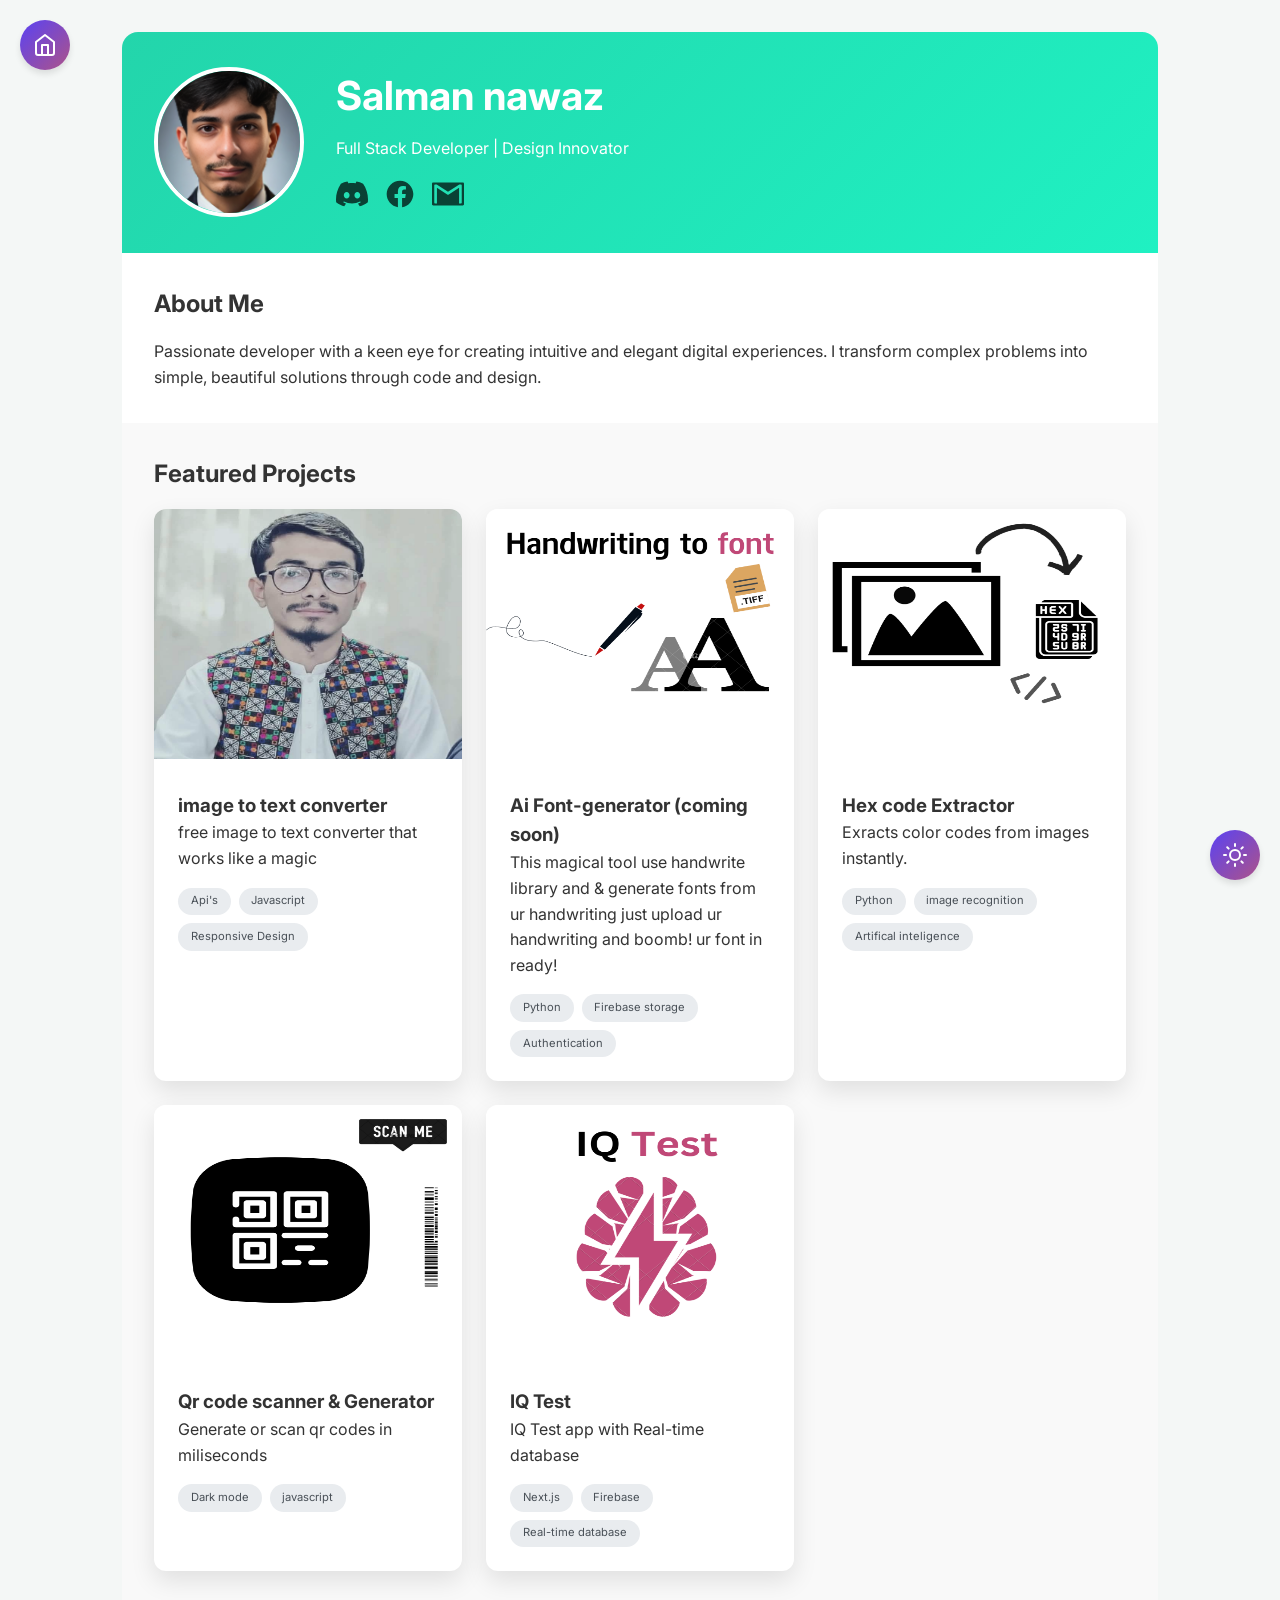
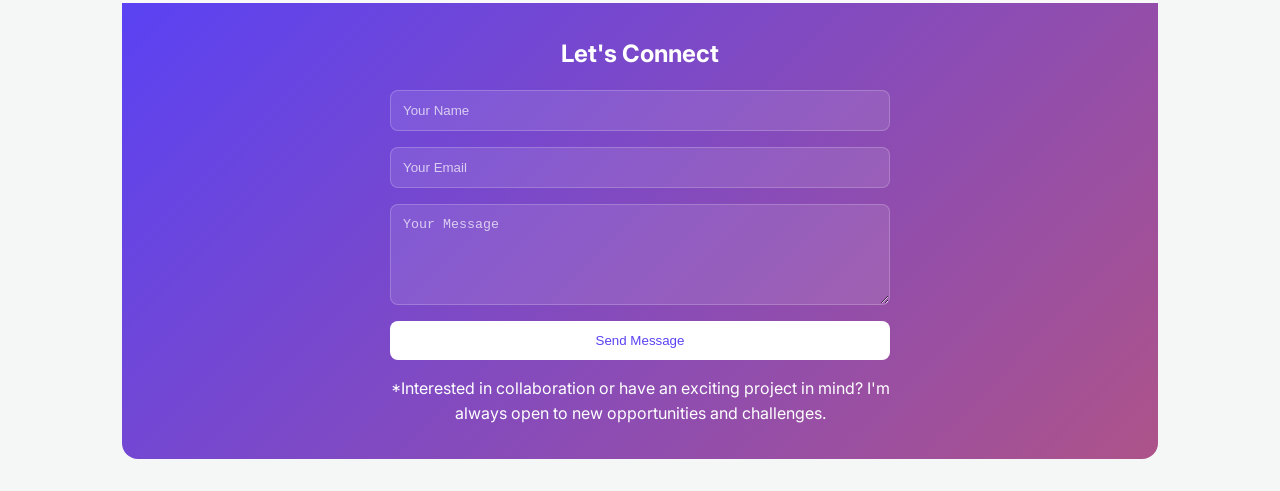
<file: Index.html>
<!DOCTYPE html>
<html lang="en">
<head>
    <meta charset="UTF-8">
    <meta name="viewport" content="width=device-width, initial-scale=1.0">
    <title>salman nawaz - Developer Portfolio</title>
    <link href="https://fonts.googleapis.com/css2?family=Inter:wght@300;400;600&display=swap" rel="stylesheet">
  
    <style>
        
 * {
    margin: 0;
    padding: 0;
    box-sizing: border-box;
}

:root {
    --primary-gradient: linear-gradient(135deg, #5a42f3 0%, #ad5389 100%);
    --text-color: #333;
    --bg-color: #f4f7f6;
    --card-background: #ffffff;
    --transition-speed: 0.3s;
}

body {
    font-family: 'Inter', sans-serif;
    background-color: var(--bg-color);
    
    color: var(--text-color);
    line-height: 1.6;
    max-width: 100%;
    overflow-x: hidden;
}

.portfolio-container {
    
    max-width: 1100px;
    margin: 0 auto;
    padding: 2rem;
    width: 100%;
}

.profile-header {
    background: linear-gradient(-45deg, #b515ff, #e73c7e, #1efaca, #23d5ab);
    backdrop-filter: blur(10px);
    color: white;
    background-size: 400% 400%;
    display: flex;
    align-items: center;
    padding: 2rem;
    border-radius: 16px 16px 0 0;
    animation: gradient 15s ease infinite;
}

@keyframes gradient {
    0% {
        background-position: 0% 50%;
    }
    50% {
        background-position: 100% 50%;
    }
    100% {
        background-position: 0% 50%;
    }
}

.profile-image {
    width: 150px;
    height: 150px;
    border-radius: 50%;
    border: 4px solid white;
    object-fit: cover;
    margin-right: 2rem;
    transition: transform 0.4s ease;
}

.profile-image:hover {
    transform: scale(1.05) rotate(3deg);
}

.header-content h1 {
    font-size: 2.5rem;
    margin-bottom: 0.5rem;
}

.social-links {
    display: flex;
    gap: 1rem;
    margin-top: 1rem;
}

.social-link {
    text-decoration: none;
    color: white;
    font-size: 1.5rem;
    opacity: 0.7;
    transition: opacity 0.3s ease;
}

.social-link:hover {
    opacity: 1;
    color: rgb(190, 15, 15);
}

.about-section {
    background: white;
    backdrop-filter: blur(10px);
    padding: 2rem;
}

.projects-section {
    background: #f9f9f9;
    
    padding: 2rem;
}

.projects-grid {
    display: grid;
    grid-template-columns: repeat(auto-fit, minmax(250px, 1fr));
    gap: 1.5rem;
}

.project-card {
    background: var(--card-background);
    border-radius: 12px;
    overflow: hidden;
    box-shadow: 0 10px 25px rgba(0,0,0,0.1);
    transition: all 0.4s ease;
    position: relative;
}

.project-card:hover {
    transform: scale(1.05);
    box-shadow: 0 15px 35px rgba(0,0,0,0.15);
}

.project-image {
    width: 100%;
    height: 250px;
    object-fit: fill;
    filter: grayscale(30%);
    transition: all 0.4s ease;
}

.project-card:hover .project-image {
    filter: grayscale(0);
}

.project-overlay {
    position: absolute;
    top: 0;
    left: 0;
    width: 100%;
    height: 100%;
    background: rgba(0,0,0,0.5);
    display: flex;
    align-items: center;
    justify-content: center;
    opacity: 0;
    transition: opacity 0.4s ease;
}

.project-card:hover .project-overlay {
    opacity: 1;
}

.project-overlay-btn {
    background: white;
    color: #5b42f3;
    padding: 10px 20px;
    border-radius: 25px;
    text-decoration: none;
    font-weight: 600;
}

.project-details {
    padding: 1.5rem;
}

.project-tags {
    display: flex;
    flex-wrap: wrap;
    gap: 0.5rem;
    margin-top: 1rem;
}

.tag {
    background: #e9ecef;
    color: #495057;
    padding: 0.3rem 0.8rem;
    border-radius: 20px;
    font-size: 0.7rem;
}

.contact-section {
    background: var(--primary-gradient);
   
    color: white;
    padding: 2rem;
    text-align: center;
    border-radius: 0 0 16px 16px;
}

.contact-form {
    max-width: 500px;
    margin: 0 auto;
    display: grid;
    gap: 1rem;
}

.contact-form input,
.contact-form textarea {
    width: 100%;
    padding: 0.75rem;
    border: 1px solid rgba(255,255,255,0.2);
    border-radius: 8px;
    background: rgba(255,255,255,0.1);
    color: white;
}

input::placeholder,
textarea::placeholder {
    color: rgba(255, 255, 255, 0.7);
}

.contact-form textarea {
    resize: vertical;
}

.contact-btn {
    background: white;
    color: #5b42f3;
    border: none;
    padding: 0.75rem;
    border-radius: 8px;
    cursor: pointer;
    transition: transform 0.3s ease;
}

.contact-btn:hover {
    transform: translateY(-3px);
}

.connection-subtext {
    font-size: 1rem;
}

h2 {
    margin-bottom: 1rem;
}

/* Theme Toggle */
.theme-toggle {
    position: fixed;
    bottom: 20px;
    right: 20px;
    z-index: 1000;
}

.theme-toggle-btn {
    background: var(--primary-gradient);
    color: white;
    width: 50px;
    height: 50px;
    border: none;
    border-radius: 50%;
    display: flex;
    align-items: center;
    justify-content: center;
    cursor: pointer;
    box-shadow: 0 4px 6px rgba(0,0,0,0.1);
    transition: transform 0.3s ease;
}

.theme-toggle-btn:hover {
    transform: scale(1.1);
}

/* Home Navigation */
.home-nav {
    position: fixed;
    top: 20px;
    left: 20px;
    z-index: 1000;
}

.home-nav-btn {
    background: var(--primary-gradient);
    color: white;
    width: 50px;
    height: 50px;
    border-radius: 50%;
    display: flex;
    align-items: center;
    justify-content: center;
    text-decoration: none;
    box-shadow: 0 4px 6px rgba(0,0,0,0.1);
    transition: transform 0.3s ease;
}

.home-nav-btn:hover {
    transform: scale(1.1);
}

/* Responsive Adjustments */
@media screen and (max-width: 768px) {
    .portfolio-container {
        padding: 1rem;
    }

    .profile-header {
        flex-direction: column;
        text-align: center;
        padding: 1.5rem;
    }

    .profile-image {
        width: 120px;
        height: 120px;
        margin-right: 0;
        margin-bottom: 1rem;
    }

    .header-content h1 {
        font-size: 2rem;
    }

    .social-links {
        justify-content: center;
    }

    .projects-grid {
        grid-template-columns: 1fr;
    }

    .project-image {
        height: 200px;
    }

    .theme-toggle, .home-nav {
        position: static;
        display: flex;
        justify-content: center;
        margin-top: 1rem;
        margin-bottom: 1rem;
    }

    .theme-toggle-btn, .home-nav-btn {
        position: relative;
        z-index: 1;
    }
}

@media screen and (max-width: 480px) {
    .portfolio-container {
        padding: 0.5rem;
    }

    .profile-header {
        border-radius: 0;
        padding: 1rem;
    }

    .header-content h1 {
        font-size: 1.5rem;
    }

    .social-link {
        font-size: 1.2rem;
    }

    .contact-form {
        padding: 0.5rem;
    }
}

/* Dark Mode Styles */
body.dark-mode {
    --primary-color: #22222246;
    --text-color: #fff;
    --accent-color: #f80b5a;
    --bg-color: #121212;
    background-image: url(./alkawaz-portfolio/bg6.jpg);
}

body.dark-mode .about-section,
body.dark-mode .projects-section,
body.dark-mode .project-card {
    background-color: var(--primary-color);
    color: var(--text-color);
    backdrop-filter: blur(10px);
}
    </style>
</head>
<body>
    
    <div class="home-nav">
        <a href="index.html" class="home-nav-btn">
            <svg xmlns="http://www.w3.org/2000/svg" width="24" height="24" viewBox="0 0 24 24" fill="none" stroke="currentColor" stroke-width="2" stroke-linecap="round" stroke-linejoin="round">
                <path d="M3 9l9-7 9 7v11a2 2 0 0 1-2 2H5a2 2 0 0 1-2-2z"></path>
                <polyline points="9 22 9 12 15 12 15 22"></polyline>
            </svg>
        </a>
    </div>
    <div class="portfolio-container">
        <div class="profile-header">
            <img src="662489021bafa.png" alt="Profile Picture" class="profile-image">
            <div class="header-content">
                <h1>Salman nawaz</h1>
                <p>Full Stack Developer | Design Innovator</p>
                <div class="social-links">
                    <a href="#" class="social-link"><svg width="32px" height="32px" viewBox="0 -28.5 256 256" version="1.1" xmlns="http://www.w3.org/2000/svg" xmlns:xlink="http://www.w3.org/1999/xlink" preserveAspectRatio="xMidYMid">
                        <g>
                            <path d="M216.856339,16.5966031 C200.285002,8.84328665 182.566144,3.2084988 164.041564,0 C161.766523,4.11318106 159.108624,9.64549908 157.276099,14.0464379 C137.583995,11.0849896 118.072967,11.0849896 98.7430163,14.0464379 C96.9108417,9.64549908 94.1925838,4.11318106 91.8971895,0 C73.3526068,3.2084988 55.6133949,8.86399117 39.0420583,16.6376612 C5.61752293,67.146514 -3.4433191,116.400813 1.08711069,164.955721 C23.2560196,181.510915 44.7403634,191.567697 65.8621325,198.148576 C71.0772151,190.971126 75.7283628,183.341335 79.7352139,175.300261 C72.104019,172.400575 64.7949724,168.822202 57.8887866,164.667963 C59.7209612,163.310589 61.5131304,161.891452 63.2445898,160.431257 C105.36741,180.133187 151.134928,180.133187 192.754523,160.431257 C194.506336,161.891452 196.298154,163.310589 198.110326,164.667963 C191.183787,168.842556 183.854737,172.420929 176.223542,175.320965 C180.230393,183.341335 184.861538,190.991831 190.096624,198.16893 C211.238746,191.588051 232.743023,181.531619 254.911949,164.955721 C260.227747,108.668201 245.831087,59.8662432 216.856339,16.5966031 Z M85.4738752,135.09489 C72.8290281,135.09489 62.4592217,123.290155 62.4592217,108.914901 C62.4592217,94.5396472 72.607595,82.7145587 85.4738752,82.7145587 C98.3405064,82.7145587 108.709962,94.5189427 108.488529,108.914901 C108.508531,123.290155 98.3405064,135.09489 85.4738752,135.09489 Z M170.525237,135.09489 C157.88039,135.09489 147.510584,123.290155 147.510584,108.914901 C147.510584,94.5396472 157.658606,82.7145587 170.525237,82.7145587 C183.391518,82.7145587 193.761324,94.5189427 193.539891,108.914901 C193.539891,123.290155 183.391518,135.09489 170.525237,135.09489 Z" fill="black" fill-rule="nonzero">
                    
                    </path>
                        </g>
                    </svg></a>
                    <a href="discord.com/" class="social-link"><svg fill="#000000" width="32px" height="32px" viewBox="0 0 24 24" xmlns="http://www.w3.org/2000/svg">
                        <path d="M12 2.03998C6.5 2.03998 2 6.52998 2 12.06C2 17.06 5.66 21.21 10.44 21.96V14.96H7.9V12.06H10.44V9.84998C10.44 7.33998 11.93 5.95998 14.22 5.95998C15.31 5.95998 16.45 6.14998 16.45 6.14998V8.61998H15.19C13.95 8.61998 13.56 9.38998 13.56 10.18V12.06H16.34L15.89 14.96H13.56V21.96C15.9164 21.5878 18.0622 20.3855 19.6099 18.57C21.1576 16.7546 22.0054 14.4456 22 12.06C22 6.52998 17.5 2.03998 12 2.03998Z"/>
                        </svg></a>
                    <a href="#" class="social-link"><svg fill="#000000" height="32px" width="32px" version="1.1" id="Capa_1" xmlns="http://www.w3.org/2000/svg" xmlns:xlink="http://www.w3.org/1999/xlink" 
                        viewBox="0 0 237.832 237.832" xml:space="preserve">
                   <path d="M228.977,33.916H8.854C3.969,33.916,0,37.881,0,42.771V195.06c0,4.891,3.969,8.856,8.854,8.856h220.123
                       c4.887,0,8.855-3.965,8.855-8.856V42.771C237.832,37.881,233.864,33.916,228.977,33.916z M221.026,182.184
                       c0,4.063-3.364,7.356-7.512,7.356h-12.339V73.379l-76.693,49.79c-1.687,1.096-3.627,1.641-5.566,1.641s-3.88-0.545-5.566-1.641
                       l-76.692-49.79V189.54h-12.34c-4.147,0-7.512-3.293-7.512-7.356V55.647c0-4.063,3.364-7.356,7.512-7.356h10.176l84.423,54.808
                       l84.423-54.808h10.176c4.147,0,7.512,3.293,7.512,7.356V182.184z"/>
                   </svg></a>
                </div>
            </div>
        </div>

        <div class="about-section">
            <h2>About Me</h2>
            <p>Passionate developer with a keen eye for creating intuitive and elegant digital experiences. I transform complex problems into simple, beautiful solutions through code and design.</p>
        </div>

        <div class="projects-section">
            <h2>Featured Projects</h2>
            <div class="projects-grid">
                <div class="project-card">
                    <img src="a.png" alt="Project 1" class="project-image">
                    <div class="project-overlay">
                        <a href="https://salmannawaz.pythonanywhere.com/" class="project-overlay-btn">View Project</a>
                    </div>
                    <div class="project-details">
                        <h3>image to text converter</h3>
                        <p>free image to text converter that works like a magic</p>
                        <div class="project-tags">
                            <span class="tag">Api's</span>
                            <span class="tag">Javascript</span>
                            <span class="tag">Responsive Design</span>
                        </div>
                    </div>
                </div>

                <div class="project-card">
                    <img src="1.png" alt="Project 2" class="project-image">
                   
                    <div class="project-details">
                        <h3>Ai Font-generator (coming soon)</h3>
                        <p>This magical tool use handwrite library and & generate fonts from ur handwriting just upload ur handwriting and boomb! ur font in ready!</p>
                        <div class="project-tags">
                            <span class="tag">Python</span>
                            <span class="tag">Firebase storage</span>
                            <span class="tag">Authentication</span>
                        </div>
                    </div>
                </div>
                <div class="project-card">
                    <img src="2.png" alt="Project 2" class="project-image">
                    <div class="project-overlay">
                        <a href="https://hexcode.pages.dev/" class="project-overlay-btn">View Project</a>
                    </div>
                    <div class="project-details">
                        <h3>Hex code Extractor</h3>
                        <p>Exracts color codes from images instantly.</p>
                        <div class="project-tags">
                            <span class="tag">Python</span>
                            <span class="tag">image recognition</span>
                            <span class="tag">Artifical inteligence</span>
                        </div>
                    </div>
                </div>
                <div class="project-card">
                    <img src="3.png" alt="Project 2" class="project-image">
                    <div class="project-overlay">
                        <a href="https://qrcoder-a7s.pages.dev/" class="project-overlay-btn">View Project</a>
                    </div>
                    <div class="project-details">
                        <h3>Qr code scanner & Generator</h3>
                        <p>Generate or scan qr codes in miliseconds</p>
                        <div class="project-tags">
                            <span class="tag">Dark mode</span>
                            <span class="tag">javascript</span>
                            
                        </div>
                    </div>
                </div>
                <div class="project-card">
                    <img src="4.png" alt="Project 2" class="project-image">
                    <div class="project-overlay">
                        <a href="https://iq-test-pi.vercel.app/" class="project-overlay-btn">View Project</a>
                    </div>
                    <div class="project-details">
                        <h3>IQ Test </h3>
                        <p>IQ Test app with Real-time database</p>
                        <div class="project-tags">
                            <span class="tag">Next.js</span>
                            <span class="tag">Firebase</span>
                            <span class="tag">Real-time database</span>
                        </div>
                    </div>
                </div>
               
            </div>
        </div>

        <div class="contact-section">
            <h2>Let's Connect</h2>
          
            <form class="contact-form" action="https://formspree.io/f/xnnqkpaj" method="POST">
                <input type="text" name="name" placeholder="Your Name" required>
                <input type="email" name="email" placeholder="Your Email" required>
                <textarea name="message" placeholder="Your Message" rows="5" required></textarea>
                <button type="submit" class="contact-btn">Send Message</button>
                <p class="connection-subtext">
                    *Interested in collaboration or have an exciting project in mind?  I'm always open to new opportunities and challenges.
                   
                </p>
            </form>
        </div>
    </div>
    <div class="theme-toggle">
        <button class="theme-toggle-btn">
            <svg xmlns="http://www.w3.org/2000/svg" width="24" height="24" viewBox="0 0 24 24" fill="none" stroke="currentColor" stroke-width="2" stroke-linecap="round" stroke-linejoin="round">
                <circle cx="12" cy="12" r="5"></circle>
                <path d="M12 1v2"></path>
                <path d="M12 21v2"></path>
                <path d="M4.22 4.22l1.42 1.42"></path>
                <path d="M18.36 18.36l1.42 1.42"></path>
                <path d="M1 12h2"></path>
                <path d="M21 12h2"></path>
                <path d="M4.22 19.78l1.42-1.42"></path>
                <path d="M18.36 5.64l1.42-1.42"></path>
            </svg>
        </button>
    </div>
    <script>
      
         document.addEventListener('DOMContentLoaded', function() {
    const themeToggleBtn = document.querySelector('.theme-toggle-btn');
    const shareBtn = document.getElementById('share-btn');
    const scanBtn = document.getElementById('scan-button');
    
    // Theme toggle functionality
    const savedTheme = localStorage.getItem('theme') || 'light-mode';
    document.body.classList.add(savedTheme);
    
    // Check if the button should initially look like dark or light mode
    if (savedTheme === 'dark-mode') {
        themeToggleBtn.classList.add('dark-mode');
    }
    
    themeToggleBtn.addEventListener('click', function() {
        if (document.body.classList.contains('light-mode')) {
            // Switch to dark mode
            document.body.classList.remove('light-mode');
            document.body.classList.add('dark-mode');
            localStorage.setItem('theme', 'dark-mode');
            this.classList.add('dark-mode');
        } else {
            // Switch to light mode
            document.body.classList.remove('dark-mode');
            document.body.classList.add('light-mode');
            localStorage.setItem('theme', 'light-mode');
            this.classList.remove('dark-mode');
        }
    });

    // Scan button functionality
    scanBtn.addEventListener('click', () => {
        window.location.href = '/scan';
    });

    // Share functionality
    shareBtn.addEventListener('click', async () => {
        const qrImage = document.getElementById('qr-image');
        
        try {
            const response = await fetch(qrImage.src);
            const blob = await response.blob();
            
            if (navigator.share) {
                await navigator.share({
                    title: 'QR Code',
                    text: 'Check out this QR Code',
                    files: [new File([blob], 'qrcode.png', { type: 'image/png' })]
                });
            } else {
                alert('Web Share API not supported in this browser');
            }
        } catch (error) {
            console.error('Error sharing:', error);
            alert('Failed to share QR code');
        }
    });
});
    </script>
</body>
</html>
</file>
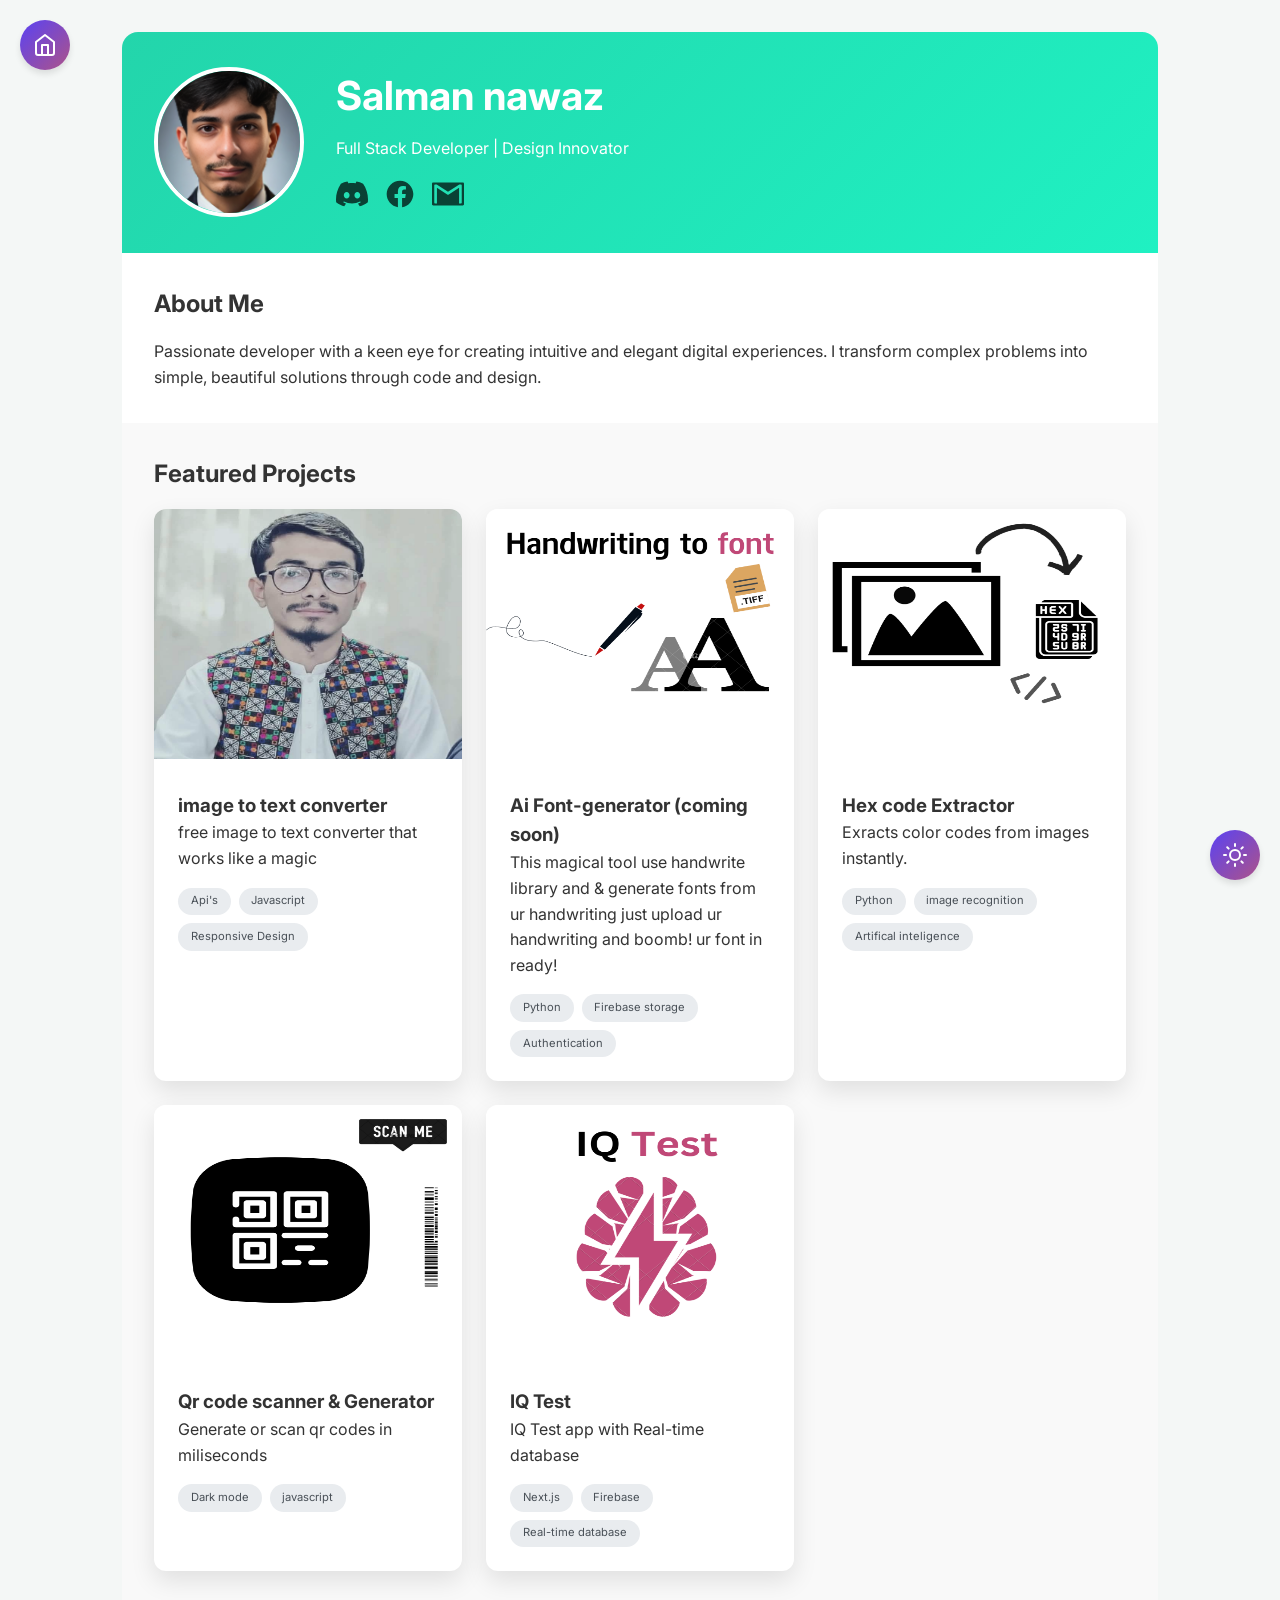
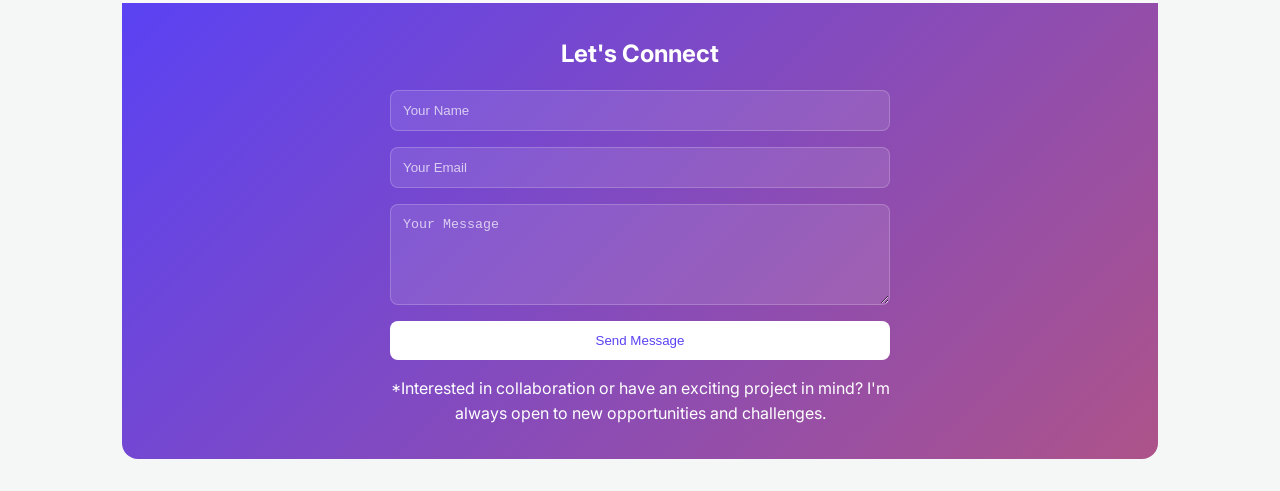
<file: about.html>
<!DOCTYPE html>
<html lang="en">
<head>
    <meta charset="UTF-8">
    <meta name="viewport" content="width=device-width, initial-scale=1.0">
    <title>salman nawaz - Developer Portfolio</title>
    <link href="https://fonts.googleapis.com/css2?family=Inter:wght@300;400;600&display=swap" rel="stylesheet">
  
    <style>
        
 * {
    margin: 0;
    padding: 0;
    box-sizing: border-box;
}

:root {
    --primary-gradient: linear-gradient(135deg, #5a42f3 0%, #ad5389 100%);
    --text-color: #333;
    --bg-color: #f4f7f6;
    --card-background: #ffffff;
    --transition-speed: 0.3s;
}

body {
    font-family: 'Inter', sans-serif;
    background-color: var(--bg-color);
    
    color: var(--text-color);
    line-height: 1.6;
    max-width: 100%;
    overflow-x: hidden;
}

.portfolio-container {
    
    max-width: 1100px;
    margin: 0 auto;
    padding: 2rem;
    width: 100%;
}

.profile-header {
    background: linear-gradient(-45deg, #b515ff, #e73c7e, #1efaca, #23d5ab);
    backdrop-filter: blur(10px);
    color: white;
    background-size: 400% 400%;
    display: flex;
    align-items: center;
    padding: 2rem;
    border-radius: 16px 16px 0 0;
    animation: gradient 15s ease infinite;
}

@keyframes gradient {
    0% {
        background-position: 0% 50%;
    }
    50% {
        background-position: 100% 50%;
    }
    100% {
        background-position: 0% 50%;
    }
}

.profile-image {
    width: 150px;
    height: 150px;
    border-radius: 50%;
    border: 4px solid white;
    object-fit: cover;
    margin-right: 2rem;
    transition: transform 0.4s ease;
}

.profile-image:hover {
    transform: scale(1.05) rotate(3deg);
}

.header-content h1 {
    font-size: 2.5rem;
    margin-bottom: 0.5rem;
}

.social-links {
    display: flex;
    gap: 1rem;
    margin-top: 1rem;
}

.social-link {
    text-decoration: none;
    color: white;
    font-size: 1.5rem;
    opacity: 0.7;
    transition: opacity 0.3s ease;
}

.social-link:hover {
    opacity: 1;
    color: rgb(190, 15, 15);
}

.about-section {
    background: white;
    backdrop-filter: blur(10px);
    padding: 2rem;
}

.projects-section {
    background: #f9f9f9;
    
    padding: 2rem;
}

.projects-grid {
    display: grid;
    grid-template-columns: repeat(auto-fit, minmax(250px, 1fr));
    gap: 1.5rem;
}

.project-card {
    background: var(--card-background);
    border-radius: 12px;
    overflow: hidden;
    box-shadow: 0 10px 25px rgba(0,0,0,0.1);
    transition: all 0.4s ease;
    position: relative;
}

.project-card:hover {
    transform: scale(1.05);
    box-shadow: 0 15px 35px rgba(0,0,0,0.15);
}

.project-image {
    width: 100%;
    height: 250px;
    object-fit: fill;
    filter: grayscale(30%);
    transition: all 0.4s ease;
}

.project-card:hover .project-image {
    filter: grayscale(0);
}

.project-overlay {
    position: absolute;
    top: 0;
    left: 0;
    width: 100%;
    height: 100%;
    background: rgba(0,0,0,0.5);
    display: flex;
    align-items: center;
    justify-content: center;
    opacity: 0;
    transition: opacity 0.4s ease;
}

.project-card:hover .project-overlay {
    opacity: 1;
}

.project-overlay-btn {
    background: white;
    color: #5b42f3;
    padding: 10px 20px;
    border-radius: 25px;
    text-decoration: none;
    font-weight: 600;
}

.project-details {
    padding: 1.5rem;
}

.project-tags {
    display: flex;
    flex-wrap: wrap;
    gap: 0.5rem;
    margin-top: 1rem;
}

.tag {
    background: #e9ecef;
    color: #495057;
    padding: 0.3rem 0.8rem;
    border-radius: 20px;
    font-size: 0.7rem;
}

.contact-section {
    background: var(--primary-gradient);
   
    color: white;
    padding: 2rem;
    text-align: center;
    border-radius: 0 0 16px 16px;
}

.contact-form {
    max-width: 500px;
    margin: 0 auto;
    display: grid;
    gap: 1rem;
}

.contact-form input,
.contact-form textarea {
    width: 100%;
    padding: 0.75rem;
    border: 1px solid rgba(255,255,255,0.2);
    border-radius: 8px;
    background: rgba(255,255,255,0.1);
    color: white;
}

input::placeholder,
textarea::placeholder {
    color: rgba(255, 255, 255, 0.7);
}

.contact-form textarea {
    resize: vertical;
}

.contact-btn {
    background: white;
    color: #5b42f3;
    border: none;
    padding: 0.75rem;
    border-radius: 8px;
    cursor: pointer;
    transition: transform 0.3s ease;
}

.contact-btn:hover {
    transform: translateY(-3px);
}

.connection-subtext {
    font-size: 1rem;
}

h2 {
    margin-bottom: 1rem;
}

/* Theme Toggle */
.theme-toggle {
    position: fixed;
    bottom: 20px;
    right: 20px;
    z-index: 1000;
}

.theme-toggle-btn {
    background: var(--primary-gradient);
    color: white;
    width: 50px;
    height: 50px;
    border: none;
    border-radius: 50%;
    display: flex;
    align-items: center;
    justify-content: center;
    cursor: pointer;
    box-shadow: 0 4px 6px rgba(0,0,0,0.1);
    transition: transform 0.3s ease;
}

.theme-toggle-btn:hover {
    transform: scale(1.1);
}

/* Home Navigation */
.home-nav {
    position: fixed;
    top: 20px;
    left: 20px;
    z-index: 1000;
}

.home-nav-btn {
    background: var(--primary-gradient);
    color: white;
    width: 50px;
    height: 50px;
    border-radius: 50%;
    display: flex;
    align-items: center;
    justify-content: center;
    text-decoration: none;
    box-shadow: 0 4px 6px rgba(0,0,0,0.1);
    transition: transform 0.3s ease;
}

.home-nav-btn:hover {
    transform: scale(1.1);
}

/* Responsive Adjustments */
@media screen and (max-width: 768px) {
    .portfolio-container {
        padding: 1rem;
    }

    .profile-header {
        flex-direction: column;
        text-align: center;
        padding: 1.5rem;
    }

    .profile-image {
        width: 120px;
        height: 120px;
        margin-right: 0;
        margin-bottom: 1rem;
    }

    .header-content h1 {
        font-size: 2rem;
    }

    .social-links {
        justify-content: center;
    }

    .projects-grid {
        grid-template-columns: 1fr;
    }

    .project-image {
        height: 200px;
    }

    .theme-toggle, .home-nav {
        position: static;
        display: flex;
        justify-content: center;
        margin-top: 1rem;
        margin-bottom: 1rem;
    }

    .theme-toggle-btn, .home-nav-btn {
        position: relative;
        z-index: 1;
    }
}

@media screen and (max-width: 480px) {
    .portfolio-container {
        padding: 0.5rem;
    }

    .profile-header {
        border-radius: 0;
        padding: 1rem;
    }

    .header-content h1 {
        font-size: 1.5rem;
    }

    .social-link {
        font-size: 1.2rem;
    }

    .contact-form {
        padding: 0.5rem;
    }
}

/* Dark Mode Styles */
body.dark-mode {
    --primary-color: #22222246;
    --text-color: #fff;
    --accent-color: #f80b5a;
    --bg-color: #121212;
    background-image: url(./alkawaz-portfolio/bg6.jpg);
}

body.dark-mode .about-section,
body.dark-mode .projects-section,
body.dark-mode .project-card {
    background-color: var(--primary-color);
    color: var(--text-color);
    backdrop-filter: blur(10px);
}
    </style>
</head>
<body>
    
    <div class="home-nav">
        <a href="index.html" class="home-nav-btn">
            <svg xmlns="http://www.w3.org/2000/svg" width="24" height="24" viewBox="0 0 24 24" fill="none" stroke="currentColor" stroke-width="2" stroke-linecap="round" stroke-linejoin="round">
                <path d="M3 9l9-7 9 7v11a2 2 0 0 1-2 2H5a2 2 0 0 1-2-2z"></path>
                <polyline points="9 22 9 12 15 12 15 22"></polyline>
            </svg>
        </a>
    </div>
    <div class="portfolio-container">
        <div class="profile-header">
            <img src="662489021bafa.png" alt="Profile Picture" class="profile-image">
            <div class="header-content">
                <h1>Salman nawaz</h1>
                <p>Full Stack Developer | Design Innovator</p>
                <div class="social-links">
                    <a href="#" class="social-link"><svg width="32px" height="32px" viewBox="0 -28.5 256 256" version="1.1" xmlns="http://www.w3.org/2000/svg" xmlns:xlink="http://www.w3.org/1999/xlink" preserveAspectRatio="xMidYMid">
                        <g>
                            <path d="M216.856339,16.5966031 C200.285002,8.84328665 182.566144,3.2084988 164.041564,0 C161.766523,4.11318106 159.108624,9.64549908 157.276099,14.0464379 C137.583995,11.0849896 118.072967,11.0849896 98.7430163,14.0464379 C96.9108417,9.64549908 94.1925838,4.11318106 91.8971895,0 C73.3526068,3.2084988 55.6133949,8.86399117 39.0420583,16.6376612 C5.61752293,67.146514 -3.4433191,116.400813 1.08711069,164.955721 C23.2560196,181.510915 44.7403634,191.567697 65.8621325,198.148576 C71.0772151,190.971126 75.7283628,183.341335 79.7352139,175.300261 C72.104019,172.400575 64.7949724,168.822202 57.8887866,164.667963 C59.7209612,163.310589 61.5131304,161.891452 63.2445898,160.431257 C105.36741,180.133187 151.134928,180.133187 192.754523,160.431257 C194.506336,161.891452 196.298154,163.310589 198.110326,164.667963 C191.183787,168.842556 183.854737,172.420929 176.223542,175.320965 C180.230393,183.341335 184.861538,190.991831 190.096624,198.16893 C211.238746,191.588051 232.743023,181.531619 254.911949,164.955721 C260.227747,108.668201 245.831087,59.8662432 216.856339,16.5966031 Z M85.4738752,135.09489 C72.8290281,135.09489 62.4592217,123.290155 62.4592217,108.914901 C62.4592217,94.5396472 72.607595,82.7145587 85.4738752,82.7145587 C98.3405064,82.7145587 108.709962,94.5189427 108.488529,108.914901 C108.508531,123.290155 98.3405064,135.09489 85.4738752,135.09489 Z M170.525237,135.09489 C157.88039,135.09489 147.510584,123.290155 147.510584,108.914901 C147.510584,94.5396472 157.658606,82.7145587 170.525237,82.7145587 C183.391518,82.7145587 193.761324,94.5189427 193.539891,108.914901 C193.539891,123.290155 183.391518,135.09489 170.525237,135.09489 Z" fill="black" fill-rule="nonzero">
                    
                    </path>
                        </g>
                    </svg></a>
                    <a href="discord.com/" class="social-link"><svg fill="#000000" width="32px" height="32px" viewBox="0 0 24 24" xmlns="http://www.w3.org/2000/svg">
                        <path d="M12 2.03998C6.5 2.03998 2 6.52998 2 12.06C2 17.06 5.66 21.21 10.44 21.96V14.96H7.9V12.06H10.44V9.84998C10.44 7.33998 11.93 5.95998 14.22 5.95998C15.31 5.95998 16.45 6.14998 16.45 6.14998V8.61998H15.19C13.95 8.61998 13.56 9.38998 13.56 10.18V12.06H16.34L15.89 14.96H13.56V21.96C15.9164 21.5878 18.0622 20.3855 19.6099 18.57C21.1576 16.7546 22.0054 14.4456 22 12.06C22 6.52998 17.5 2.03998 12 2.03998Z"/>
                        </svg></a>
                    <a href="#" class="social-link"><svg fill="#000000" height="32px" width="32px" version="1.1" id="Capa_1" xmlns="http://www.w3.org/2000/svg" xmlns:xlink="http://www.w3.org/1999/xlink" 
                        viewBox="0 0 237.832 237.832" xml:space="preserve">
                   <path d="M228.977,33.916H8.854C3.969,33.916,0,37.881,0,42.771V195.06c0,4.891,3.969,8.856,8.854,8.856h220.123
                       c4.887,0,8.855-3.965,8.855-8.856V42.771C237.832,37.881,233.864,33.916,228.977,33.916z M221.026,182.184
                       c0,4.063-3.364,7.356-7.512,7.356h-12.339V73.379l-76.693,49.79c-1.687,1.096-3.627,1.641-5.566,1.641s-3.88-0.545-5.566-1.641
                       l-76.692-49.79V189.54h-12.34c-4.147,0-7.512-3.293-7.512-7.356V55.647c0-4.063,3.364-7.356,7.512-7.356h10.176l84.423,54.808
                       l84.423-54.808h10.176c4.147,0,7.512,3.293,7.512,7.356V182.184z"/>
                   </svg></a>
                </div>
            </div>
        </div>

        <div class="about-section">
            <h2>About Me</h2>
            <p>Passionate developer with a keen eye for creating intuitive and elegant digital experiences. I transform complex problems into simple, beautiful solutions through code and design.</p>
        </div>

        <div class="projects-section">
            <h2>Featured Projects</h2>
            <div class="projects-grid">
                <div class="project-card">
                    <img src="a.png" alt="Project 1" class="project-image">
                    <div class="project-overlay">
                        <a href="https://salmannawaz.pythonanywhere.com/" class="project-overlay-btn">View Project</a>
                    </div>
                    <div class="project-details">
                        <h3>image to text converter</h3>
                        <p>free image to text converter that works like a magic</p>
                        <div class="project-tags">
                            <span class="tag">Api's</span>
                            <span class="tag">Javascript</span>
                            <span class="tag">Responsive Design</span>
                        </div>
                    </div>
                </div>

                <div class="project-card">
                    <img src="1.png" alt="Project 2" class="project-image">
                   
                    <div class="project-details">
                        <h3>Ai Font-generator (coming soon)</h3>
                        <p>This magical tool use handwrite library and & generate fonts from ur handwriting just upload ur handwriting and boomb! ur font in ready!</p>
                        <div class="project-tags">
                            <span class="tag">Python</span>
                            <span class="tag">Firebase storage</span>
                            <span class="tag">Authentication</span>
                        </div>
                    </div>
                </div>
                <div class="project-card">
                    <img src="2.png" alt="Project 2" class="project-image">
                    <div class="project-overlay">
                        <a href="https://hexcode.pages.dev/" class="project-overlay-btn">View Project</a>
                    </div>
                    <div class="project-details">
                        <h3>Hex code Extractor</h3>
                        <p>Exracts color codes from images instantly.</p>
                        <div class="project-tags">
                            <span class="tag">Python</span>
                            <span class="tag">image recognition</span>
                            <span class="tag">Artifical inteligence</span>
                        </div>
                    </div>
                </div>
                <div class="project-card">
                    <img src="3.png" alt="Project 2" class="project-image">
                    <div class="project-overlay">
                        <a href="https://qrcoder-a7s.pages.dev/" class="project-overlay-btn">View Project</a>
                    </div>
                    <div class="project-details">
                        <h3>Qr code scanner & Generator</h3>
                        <p>Generate or scan qr codes in miliseconds</p>
                        <div class="project-tags">
                            <span class="tag">Dark mode</span>
                            <span class="tag">javascript</span>
                            
                        </div>
                    </div>
                </div>
                <div class="project-card">
                    <img src="4.png" alt="Project 2" class="project-image">
                    <div class="project-overlay">
                        <a href="https://iq-test-pi.vercel.app/" class="project-overlay-btn">View Project</a>
                    </div>
                    <div class="project-details">
                        <h3>IQ Test </h3>
                        <p>IQ Test app with Real-time database</p>
                        <div class="project-tags">
                            <span class="tag">Next.js</span>
                            <span class="tag">Firebase</span>
                            <span class="tag">Real-time database</span>
                        </div>
                    </div>
                </div>
               
            </div>
        </div>

        <div class="contact-section">
            <h2>Let's Connect</h2>
          
            <form class="contact-form" action="https://formspree.io/f/xnnqkpaj" method="POST">
                <input type="text" name="name" placeholder="Your Name" required>
                <input type="email" name="email" placeholder="Your Email" required>
                <textarea name="message" placeholder="Your Message" rows="5" required></textarea>
                <button type="submit" class="contact-btn">Send Message</button>
                <p class="connection-subtext">
                    *Interested in collaboration or have an exciting project in mind?  I'm always open to new opportunities and challenges.
                   
                </p>
            </form>
        </div>
    </div>
    <div class="theme-toggle">
        <button class="theme-toggle-btn">
            <svg xmlns="http://www.w3.org/2000/svg" width="24" height="24" viewBox="0 0 24 24" fill="none" stroke="currentColor" stroke-width="2" stroke-linecap="round" stroke-linejoin="round">
                <circle cx="12" cy="12" r="5"></circle>
                <path d="M12 1v2"></path>
                <path d="M12 21v2"></path>
                <path d="M4.22 4.22l1.42 1.42"></path>
                <path d="M18.36 18.36l1.42 1.42"></path>
                <path d="M1 12h2"></path>
                <path d="M21 12h2"></path>
                <path d="M4.22 19.78l1.42-1.42"></path>
                <path d="M18.36 5.64l1.42-1.42"></path>
            </svg>
        </button>
    </div>
    <script>
      
         document.addEventListener('DOMContentLoaded', function() {
    const themeToggleBtn = document.querySelector('.theme-toggle-btn');
    const shareBtn = document.getElementById('share-btn');
    const scanBtn = document.getElementById('scan-button');
    
    // Theme toggle functionality
    const savedTheme = localStorage.getItem('theme') || 'light-mode';
    document.body.classList.add(savedTheme);
    
    // Check if the button should initially look like dark or light mode
    if (savedTheme === 'dark-mode') {
        themeToggleBtn.classList.add('dark-mode');
    }
    
    themeToggleBtn.addEventListener('click', function() {
        if (document.body.classList.contains('light-mode')) {
            // Switch to dark mode
            document.body.classList.remove('light-mode');
            document.body.classList.add('dark-mode');
            localStorage.setItem('theme', 'dark-mode');
            this.classList.add('dark-mode');
        } else {
            // Switch to light mode
            document.body.classList.remove('dark-mode');
            document.body.classList.add('light-mode');
            localStorage.setItem('theme', 'light-mode');
            this.classList.remove('dark-mode');
        }
    });

    // Scan button functionality
    scanBtn.addEventListener('click', () => {
        window.location.href = '/scan';
    });

    // Share functionality
    shareBtn.addEventListener('click', async () => {
        const qrImage = document.getElementById('qr-image');
        
        try {
            const response = await fetch(qrImage.src);
            const blob = await response.blob();
            
            if (navigator.share) {
                await navigator.share({
                    title: 'QR Code',
                    text: 'Check out this QR Code',
                    files: [new File([blob], 'qrcode.png', { type: 'image/png' })]
                });
            } else {
                alert('Web Share API not supported in this browser');
            }
        } catch (error) {
            console.error('Error sharing:', error);
            alert('Failed to share QR code');
        }
    });
});
    </script>
</body>
</html>
</file>
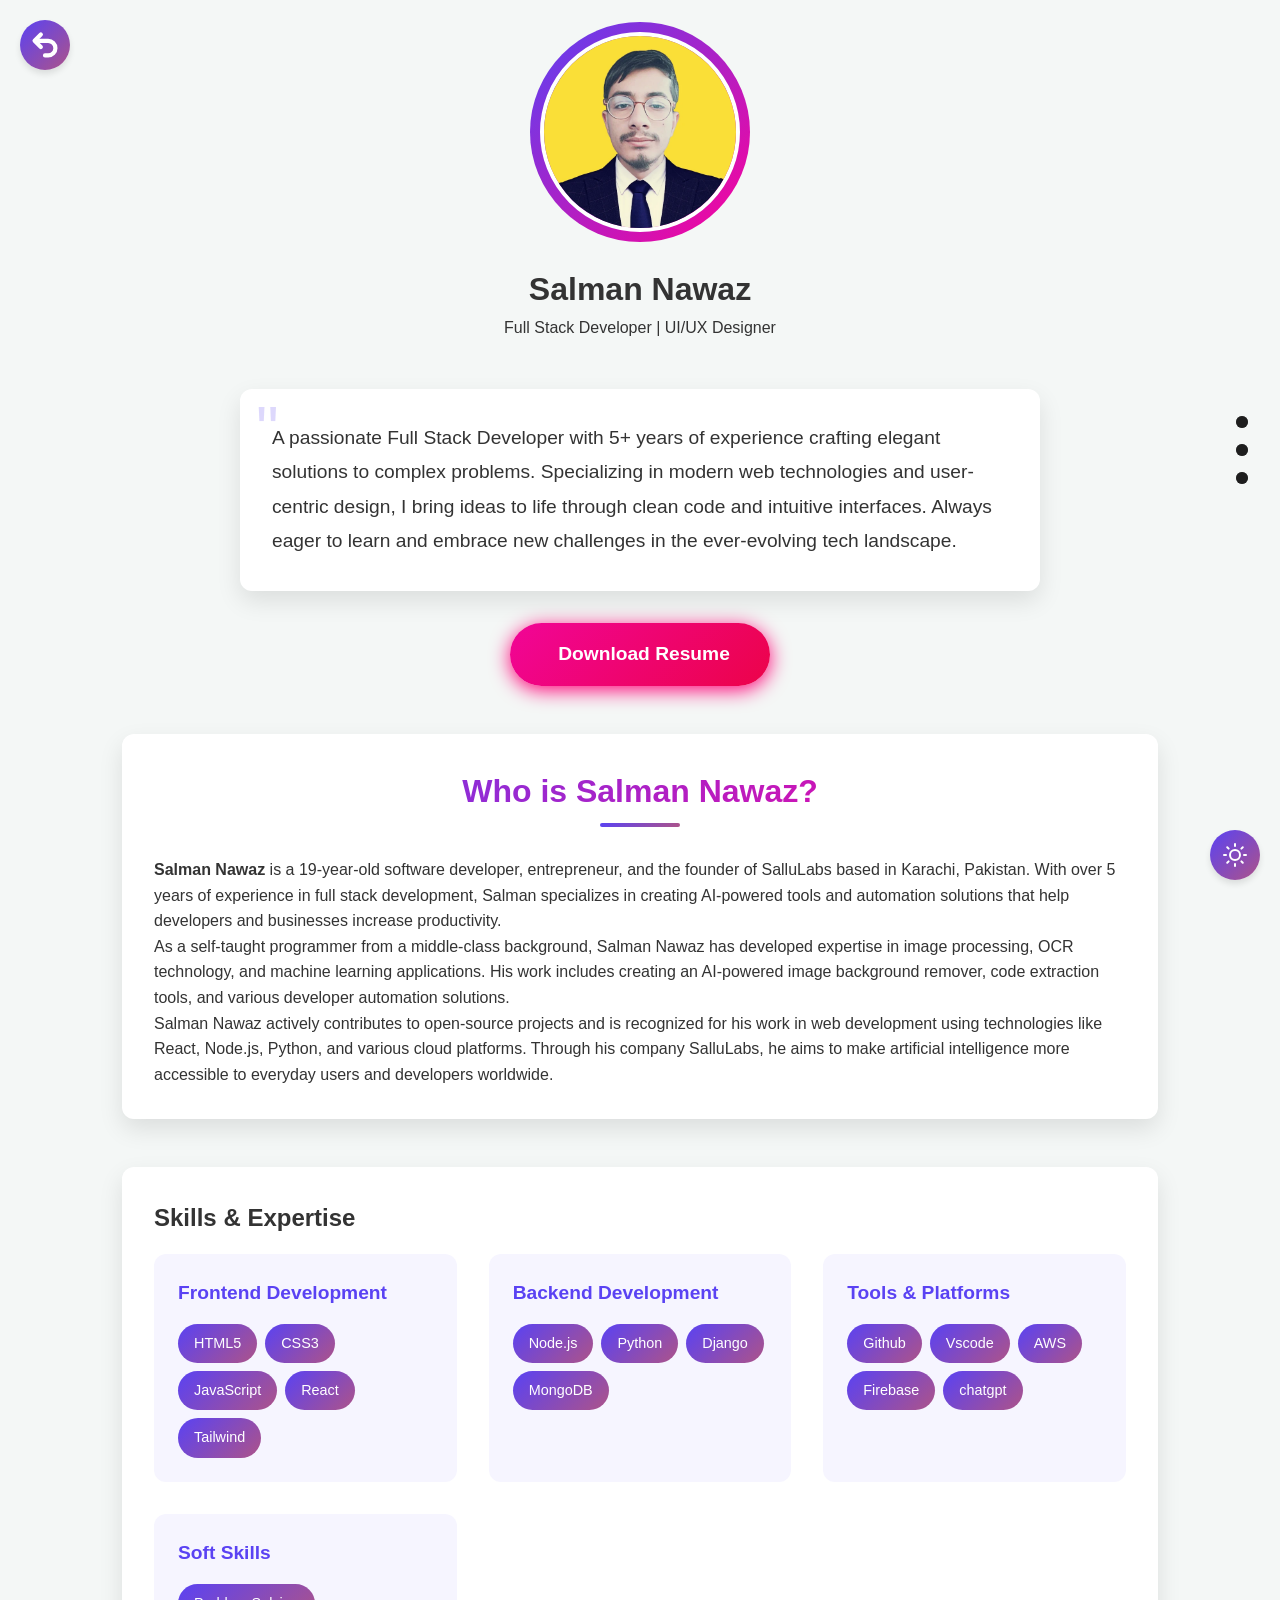
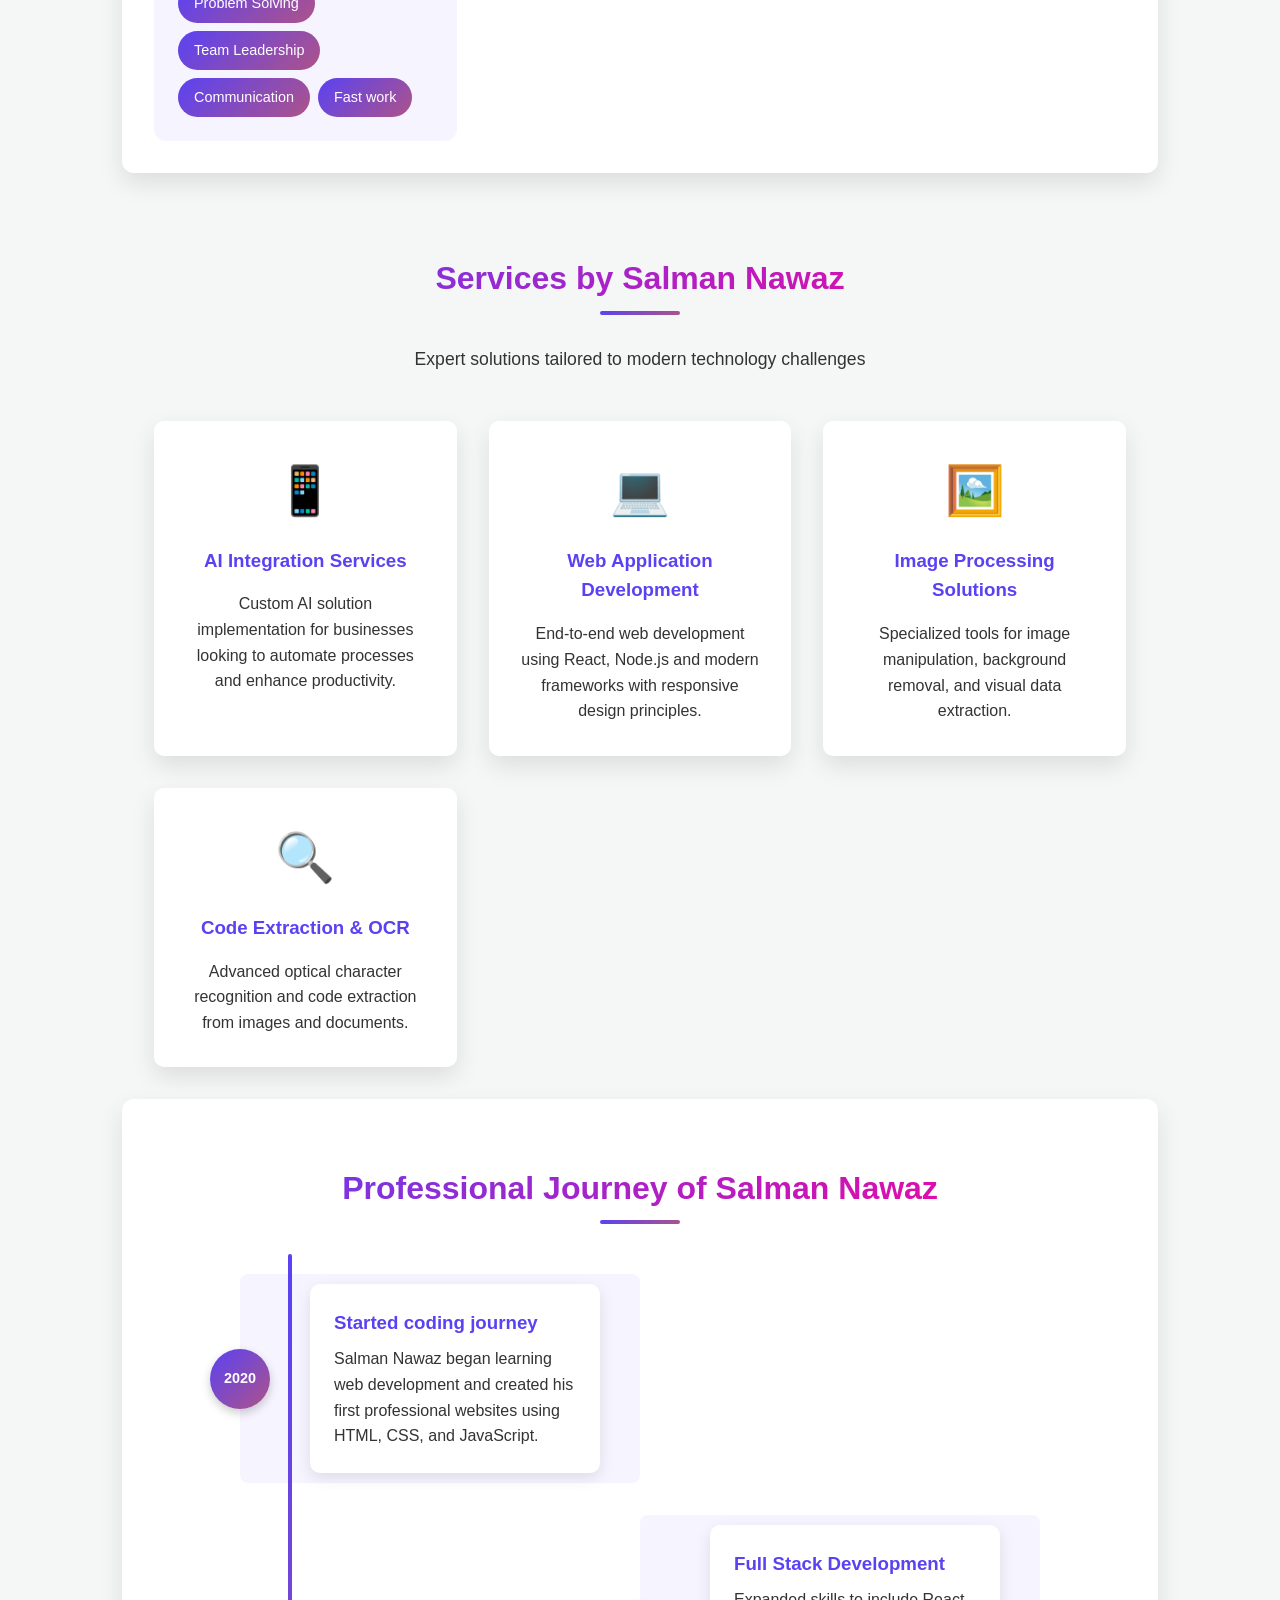
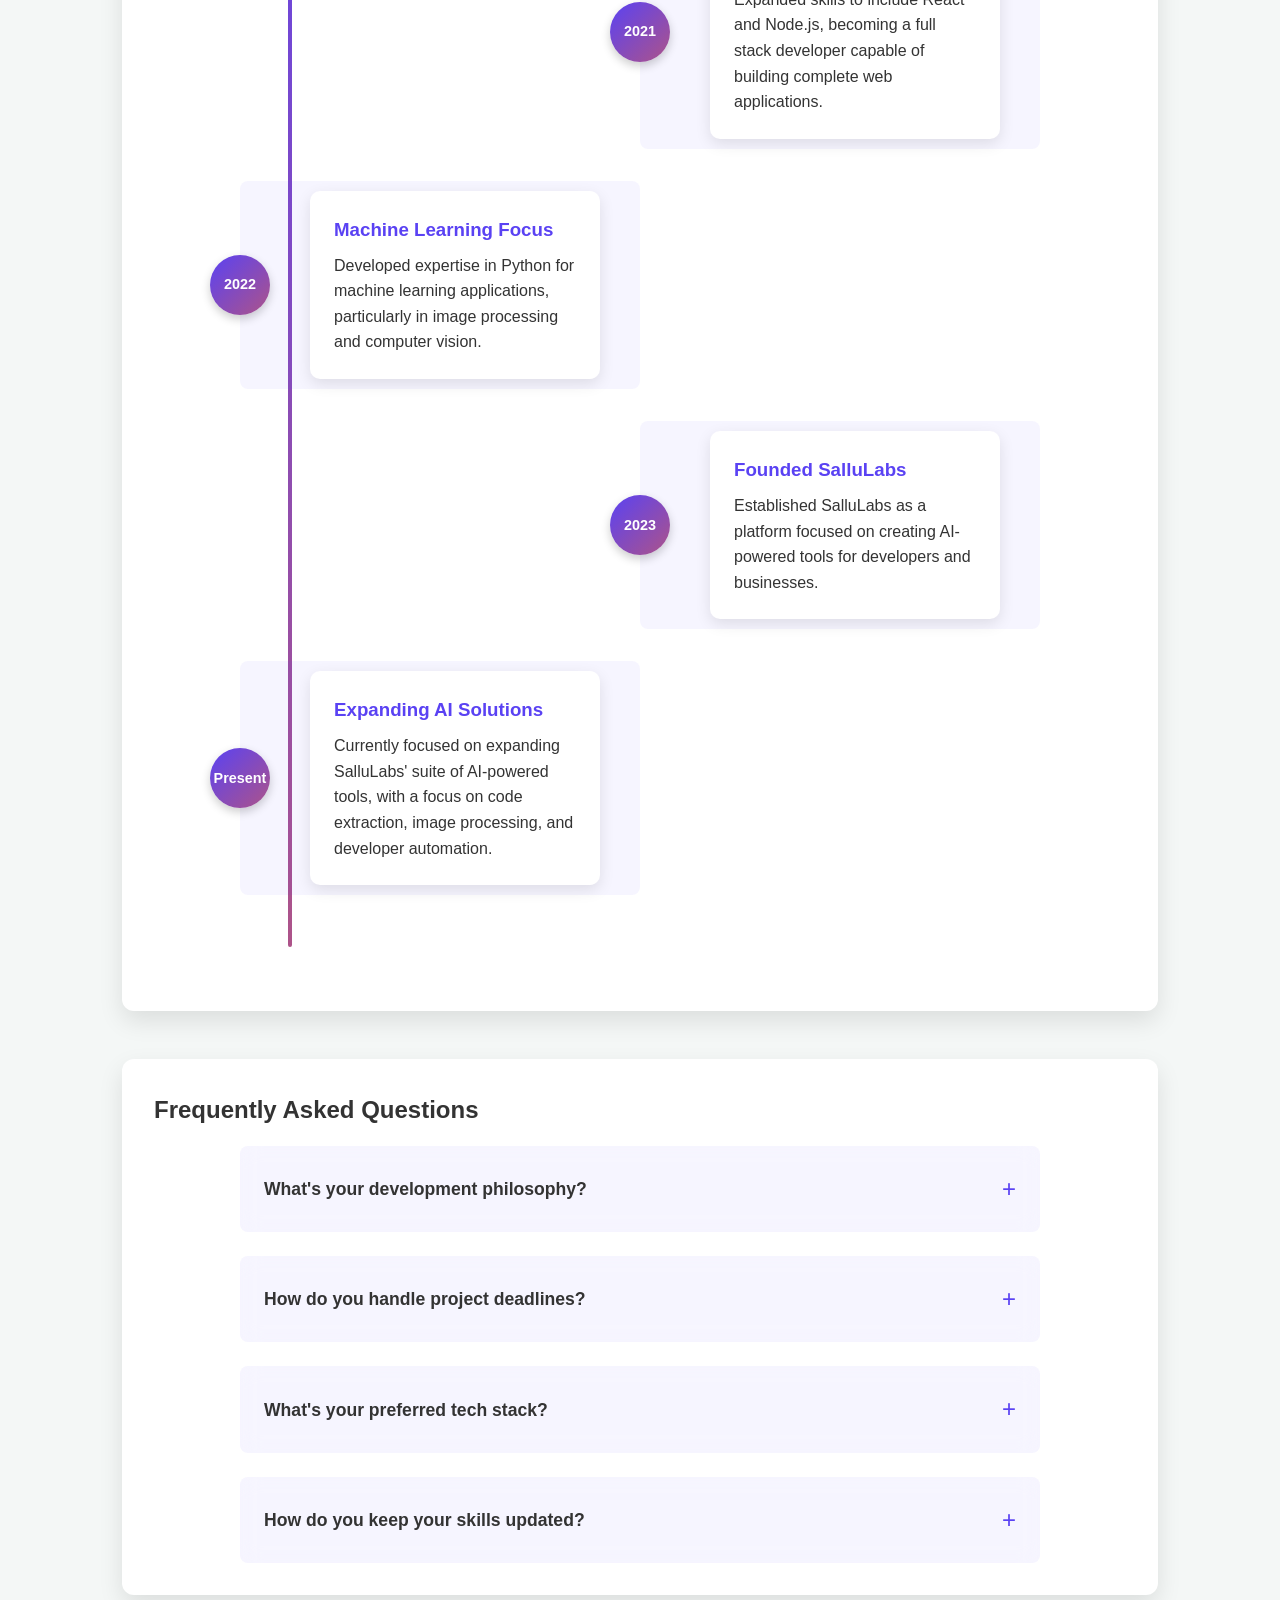
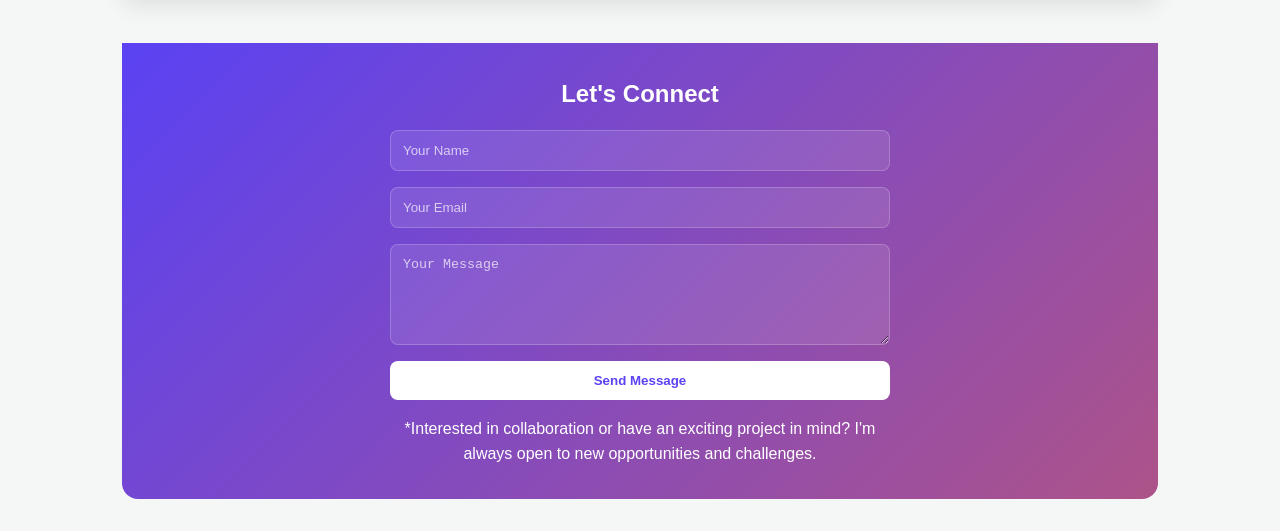
<file: bio.html>
<!DOCTYPE html>
<html lang="en">
<head>
    <meta charset="UTF-8">
    <meta name="viewport" content="width=device-width, initial-scale=1.0">
    <link rel="stylesheet" href="bio.css">
    <link rel="stylesheet" href="style.css">
    <link rel="stylesheet" href="style(main).css">
    <script src="portfolio-effects.js"></script>
    <script src="script.js"></script>
    <title>Salman-The developer</title>
    <!-- Schema.org markup for Salman Nawaz -->
<script type="application/ld+json">
    {
      "@context": "https://schema.org",
      "@type": "Person",
      "name": "Salman Nawaz",
      "url": "https://salmannawaz.site",
      "image": "662489021bafa.png",
      "jobTitle": "Full Stack Developer",
      "description": "Salman Nawaz is a 19-year-old software developer, entrepreneur, and the founder of SalluLabs, specializing in AI-powered tools and automation.",
      "sameAs": [
        "https://sallulabs.com",
        "https://github.com/salmannawaz", 
        "https://twitter.com/SalmanNawaz"
      ],
      "knowsAbout": [
        "Full Stack Development", 
        "AI Tools", 
        "Image Processing", 
        "OCR Technology",
        "Machine Learning"
      ]
    }
    </script>
    <meta name="description" content="Salman Nawaz is a full stack developer, entrepreneur, and founder of SalluLabs. Specializing in AI-powered tools, image processing, and developer automation.">
<meta name="keywords" content="Salman Nawaz, Full Stack Developer, SalluLabs, AI Tools, Developer, Entrepreneur, Karachi Pakistan, Software Engineer">
<meta name="author" content="Salman Nawaz">
<meta property="og:title" content="Salman Nawaz - Full Stack Developer & Entrepreneur">
<meta property="og:description" content="Salman Nawaz is a full stack developer, entrepreneur, and founder of SalluLabs. Specializing in AI-powered tools, image processing, and developer automation.">
<meta property="og:image" content="662489021bafa.png">
<meta property="og:url" content="https://salmannawaz.site/bio.html">
<meta property="og:type" content="website">
    <meta name="twitter:card" content="summary_large_image">
<meta name="twitter:site" content="@SalmanNawaz">
<meta name="twitter:title" content="Salman Nawaz - Full Stack Developer & Entrepreneur">
<meta name="twitter:description" content="Salman Nawaz is a full stack developer, entrepreneur, and founder of SalluLabs. Specializing in AI-powered tools, image processing, and developer automation.">
<meta name="twitter:image" content="662489021bafa.png">
<link rel="canonical" href="https://salmannawaz.site/bio.html">
<script type="application/ld+json">
    {
      "@context": "https://schema.org",
      "@type": "FAQPage",
      "mainEntity": [
        {
          "@type": "Question",
          "name": "What services does SalluLabs currently offer?",
          "acceptedAnswer": {
            "@type": "Answer",
            "text": "SalluLabs is currently developing its initial suite of tools focusing on three main areas: code extraction from images, QR code generation/scanning solutions, and image processing APIs. We're in early development, with beta versions expected to launch in mid-2025."
          }
        },
        {
          "@type": "Question",
          "name": "Can I collaborate with Salman Nawaz on a project?",
          "acceptedAnswer": {
            "@type": "Answer",
            "text": "Yes! I'm always open to collaborations, especially on projects related to image processing, OCR technology, or web development. Please reach out through the contact form or email me directly at salman.nawaz@sallulabs.com with information about your project idea."
          }
        },
        {
          "@type": "Question",
          "name": "What technologies does Salman specialize in?",
          "acceptedAnswer": {
            "@type": "Answer",
            "text": "My core technical expertise includes JavaScript (React/Node.js), Python for machine learning applications, computer vision libraries like OpenCV, and cloud services (particularly Firebase and AWS). I'm passionate about the intersection of AI and practical developer tools."
          }
        }
      ]
    }
    </script>
</head>
<body>
    <div class="home-nav">
        <a href="index.html" class="home-nav-btn">
            <svg width="800px" height="800px" viewBox="0 0 24 24" fill="none" xmlns="http://www.w3.org/2000/svg">
                <path d="M10 7L7 10L10 13" stroke="white" stroke-width="2" stroke-linecap="round" stroke-linejoin="round"/>
                <path d="M8 10L13.5 10C15.433 10 17 11.567 17 13.5V13.5C17 15.433 15.433 17 13.5 17L12 17" stroke="white" stroke-width="2" stroke-linecap="round" stroke-linejoin="round"/>
                </svg>
        </a>
    </div>
    <nav class="floating-nav">
        <div class="nav-dot active"></div>
        <div class="nav-dot"></div>
        <div class="nav-dot"></div>
    </nav>
    <div class="firefly"></div>
    <div class="firefly"></div>
    <div class="firefly"></div>
    <div class="firefly"></div>
    <div class="firefly"></div>
    <div class="firefly"></div>
    <div class="firefly"></div>
    <div class="firefly"></div>
    <div class="firefly"></div>
    <div class="firefly"></div>
    <div class="firefly"></div>
    <div class="firefly"></div>
    <div class="firefly"></div>
    <div class="firefly"></div>
    <div class="firefly"></div>
    <div class="bio-container">
        <div class="bio-header">
            <div class="photo-frame">
                <img src="a.webp" alt="Professional Photo" class="profile-photo">
            </div>
            <h1>Salman Nawaz</h1>
            <p>Full Stack Developer | UI/UX Designer</p>
        </div>

        <div class="bio-text">
            A passionate Full Stack Developer with 5+ years of experience crafting elegant solutions to complex problems. Specializing in modern web technologies and user-centric design, I bring ideas to life through clean code and intuitive interfaces. Always eager to learn and embrace new challenges in the ever-evolving tech landscape.
        </div>

        <div class="cta-buttons">
            <a href="#" class="cta-btn primary-btn">
                <i class="fas fa-download"></i>
                Download Resume
            </a>
        </div>
        <section class="about-section">
            <div class="about-container">
                <h2 class="section-title">Who is Salman Nawaz?</h2>
                <div class="about-content">
                    <p class="about-text">
                        <strong>Salman Nawaz</strong> is a 19-year-old software developer, entrepreneur, and the founder of SalluLabs based in Karachi, Pakistan. With over 5 years of experience in full stack development, Salman specializes in creating AI-powered tools and automation solutions that help developers and businesses increase productivity.
                    </p>
                    <p class="about-text">
                        As a self-taught programmer from a middle-class background, Salman Nawaz has developed expertise in image processing, OCR technology, and machine learning applications. His work includes creating an AI-powered image background remover, code extraction tools, and various developer automation solutions.
                    </p>
                    <p class="about-text">
                        Salman Nawaz actively contributes to open-source projects and is recognized for his work in web development using technologies like React, Node.js, Python, and various cloud platforms. Through his company SalluLabs, he aims to make artificial intelligence more accessible to everyday users and developers worldwide.
                    </p>
                </div>
            </div>
        </section>
        <div class="skills-section">
            <h2>Skills & Expertise</h2>
            <div class="skills-grid">
                <div class="skill-category">
                    <h3>Frontend Development</h3>
                    <div class="skill-list">
                        <span class="skill-tag">HTML5</span>
                        <span class="skill-tag">CSS3</span>
                        <span class="skill-tag">JavaScript</span>
                        <span class="skill-tag">React</span>
                        <span class="skill-tag">Tailwind</span>
                    </div>
                </div>

                <div class="skill-category">
                    <h3>Backend Development</h3>
                    <div class="skill-list">
                        <span class="skill-tag">Node.js</span>
                        <span class="skill-tag">Python</span>
                        <span class="skill-tag">Django</span>
                        <span class="skill-tag">MongoDB</span>
                    </div>
                </div>

                <div class="skill-category">
                    <h3>Tools & Platforms</h3>
                    <div class="skill-list">
                        <span class="skill-tag">Github</span>
                        <span class="skill-tag">Vscode</span>
                        <span class="skill-tag">AWS</span>
                        <span class="skill-tag">Firebase</span>
                        <span class="skill-tag">chatgpt</span>
                    </div>
                </div>

                <div class="skill-category">
                    <h3>Soft Skills</h3>
                    <div class="skill-list">
                        <span class="skill-tag">Problem Solving</span>
                        <span class="skill-tag">Team Leadership</span>
                        <span class="skill-tag">Communication</span>
                        <span class="skill-tag">Fast work</span>
                    </div>
                </div>
            </div>
        </div>
        <section class="services-section">
            <div class="container">
                <h2 class="section-title">Services by Salman Nawaz</h2>
                <p class="section-intro">Expert solutions tailored to modern technology challenges</p>
                
                <div class="services-grid">
                    <div class="service-card">
                        <div class="service-icon">📱</div>
                        <h3>AI Integration Services</h3>
                        <p>Custom AI solution implementation for businesses looking to automate processes and enhance productivity.</p>
                    </div>
                    <div class="service-card">
                        <div class="service-icon">💻</div>
                        <h3>Web Application Development</h3>
                        <p>End-to-end web development using React, Node.js and modern frameworks with responsive design principles.</p>
                    </div>
                    <div class="service-card">
                        <div class="service-icon">🖼️</div>
                        <h3>Image Processing Solutions</h3>
                        <p>Specialized tools for image manipulation, background removal, and visual data extraction.</p>
                    </div>
                    <div class="service-card">
                        <div class="service-icon">🔍</div>
                        <h3>Code Extraction & OCR</h3>
                        <p>Advanced optical character recognition and code extraction from images and documents.</p>
                    </div>
                </div>
            </div>
        </section>
        <section class="journey-section">
            <div class="journey-container">
                <h2 class="section-title">Professional Journey of Salman Nawaz</h2>
                <div class="timeline">
                    <div class="timeline-item">
                        <div class="timeline-date">2020</div>
                        <div class="timeline-content">
                            <h3>Started coding journey</h3>
                            <p>Salman Nawaz began learning web development and created his first professional websites using HTML, CSS, and JavaScript.</p>
                        </div>
                    </div>
                    <div class="timeline-item">
                        <div class="timeline-date">2021</div>
                        <div class="timeline-content">
                            <h3>Full Stack Development</h3>
                            <p>Expanded skills to include React and Node.js, becoming a full stack developer capable of building complete web applications.</p>
                        </div>
                    </div>
                    <div class="timeline-item">
                        <div class="timeline-date">2022</div>
                        <div class="timeline-content">
                            <h3>Machine Learning Focus</h3>
                            <p>Developed expertise in Python for machine learning applications, particularly in image processing and computer vision.</p>
                        </div>
                    </div>
                    <div class="timeline-item">
                        <div class="timeline-date">2023</div>
                        <div class="timeline-content">
                            <h3>Founded SalluLabs</h3>
                            <p>Established SalluLabs as a platform focused on creating AI-powered tools for developers and businesses.</p>
                        </div>
                    </div>
                    <div class="timeline-item">
                        <div class="timeline-date">Present</div>
                        <div class="timeline-content">
                            <h3>Expanding AI Solutions</h3>
                            <p>Currently focused on expanding SalluLabs' suite of AI-powered tools, with a focus on code extraction, image processing, and developer automation.</p>
                        </div>
                    </div>
                </div>
            </div>
        </section>
        <div class="faq-section">
            <h2>Frequently Asked Questions</h2>
            
            <div class="faq-grid">
                <div class="faq-item">
                    <div class="faq-question" onclick="toggleFaq(this)">
                        <h3>What's your development philosophy?</h3>
                        <span class="faq-icon">+</span>
                    </div>
                    <div class="faq-answer">
                        I believe in creating clean, maintainable code that solves real problems. My approach combines user-centered design with efficient, scalable solutions, always keeping performance and accessibility in mind.
                    </div>
                </div>
        
                <div class="faq-item">
                    <div class="faq-question" onclick="toggleFaq(this)">
                        <h3>How do you handle project deadlines?</h3>
                        <span class="faq-icon">+</span>
                    </div>
                    <div class="faq-answer">
                        I use an agile methodology with clear milestones and regular communication. This ensures projects stay on track while maintaining flexibility for changes and improvements throughout the development process.
                    </div>
                </div>
        
                <div class="faq-item">
                    <div class="faq-question" onclick="toggleFaq(this)">
                        <h3>What's your preferred tech stack?</h3>
                        <span class="faq-icon">+</span>
                    </div>
                    <div class="faq-answer">
                        While I'm versatile with various technologies, I particularly enjoy working with React, Node.js, and PostgreSQL for full-stack applications. However, I always choose the best tools based on project requirements.
                    </div>
                </div>
        
                <div class="faq-item">
                    <div class="faq-question" onclick="toggleFaq(this)">
                        <h3>How do you keep your skills updated?</h3>
                        <span class="faq-icon">+</span>
                    </div>
                    <div class="faq-answer">
                        I dedicate time weekly to learning new technologies, following industry trends, and working on side projects. I also actively participate in developer communities and tech conferences.
                    </div>
                </div>
            </div>
        </div>
       
        <div class="contact-section">
            <h2>Let's Connect</h2>
          
            <form class="contact-form" action="https://formspree.io/f/xnnqkpaj" method="POST">
                <input type="text" name="name" placeholder="Your Name" required>
                <input type="email" name="email" placeholder="Your Email" required>
                <textarea name="message" placeholder="Your Message" rows="5" required></textarea>
                <button type="submit" class="contact-btn">Send Message</button>
                <p class="connection-subtext">
                    *Interested in collaboration or have an exciting project in mind?  I'm always open to new opportunities and challenges.
                   
                </p>
            </form>
        </div>
    </div>
    <div class="theme-toggle">
        <button class="theme-toggle-btn">
            <svg xmlns="http://www.w3.org/2000/svg" width="24" height="24" viewBox="0 0 24 24" fill="none" stroke="currentColor" stroke-width="2" stroke-linecap="round" stroke-linejoin="round">
                <circle cx="12" cy="12" r="5"></circle>
                <path d="M12 1v2"></path>
                <path d="M12 21v2"></path>
                <path d="M4.22 4.22l1.42 1.42"></path>
                <path d="M18.36 18.36l1.42 1.42"></path>
                <path d="M1 12h2"></path>
                <path d="M21 12h2"></path>
                <path d="M4.22 19.78l1.42-1.42"></path>
                <path d="M18.36 5.64l1.42-1.42"></path>
            </svg>
        </button>
    </div>
    <script>
       // Add this JavaScript to your main script file
document.addEventListener('DOMContentLoaded', () => {
// First, add the navigation dots to the page
const navHTML = `
<div class="floating-nav">
   <div class="nav-dot" data-section="bio"></div>
   <div class="nav-dot" data-section="skills"></div>
   <div class="nav-dot" data-section="faq"></div>
</div>
`;
document.body.insertAdjacentHTML('beforeend', navHTML);

// Get all sections and nav dots
const sections = {
bio: document.querySelector('.bio-container'),
skills: document.querySelector('.skills-section'),
faq: document.querySelector('.faq-section')
};
const navDots = document.querySelectorAll('.nav-dot');

// Add click handlers to dots
navDots.forEach(dot => {
dot.addEventListener('click', () => {
   const sectionName = dot.getAttribute('data-section');
   sections[sectionName].scrollIntoView({ behavior: 'smooth' });
});
});

// Create intersection observer for sections
const observerOptions = {
root: null,
threshold: 0.5,
rootMargin: '0px'
};

const observerCallback = (entries) => {
entries.forEach(entry => {
   if (entry.isIntersecting) {
       // Find the corresponding dot and activate it
       const sectionId = entry.target.classList.contains('bio-container') ? 'bio' :
                       entry.target.classList.contains('skills-section') ? 'skills' :
                       'faq';
       
       // Update active state of dots
       navDots.forEach(dot => {
           if (dot.getAttribute('data-section') === sectionId) {
               dot.classList.add('active');
           } else {
               dot.classList.remove('active');
           }
       });
   }
});
};

const observer = new IntersectionObserver(observerCallback, observerOptions);

// Observe all sections
Object.values(sections).forEach(section => {
if (section) {
   observer.observe(section);
}
});
});
    </script>
</body>
</html>
</file>
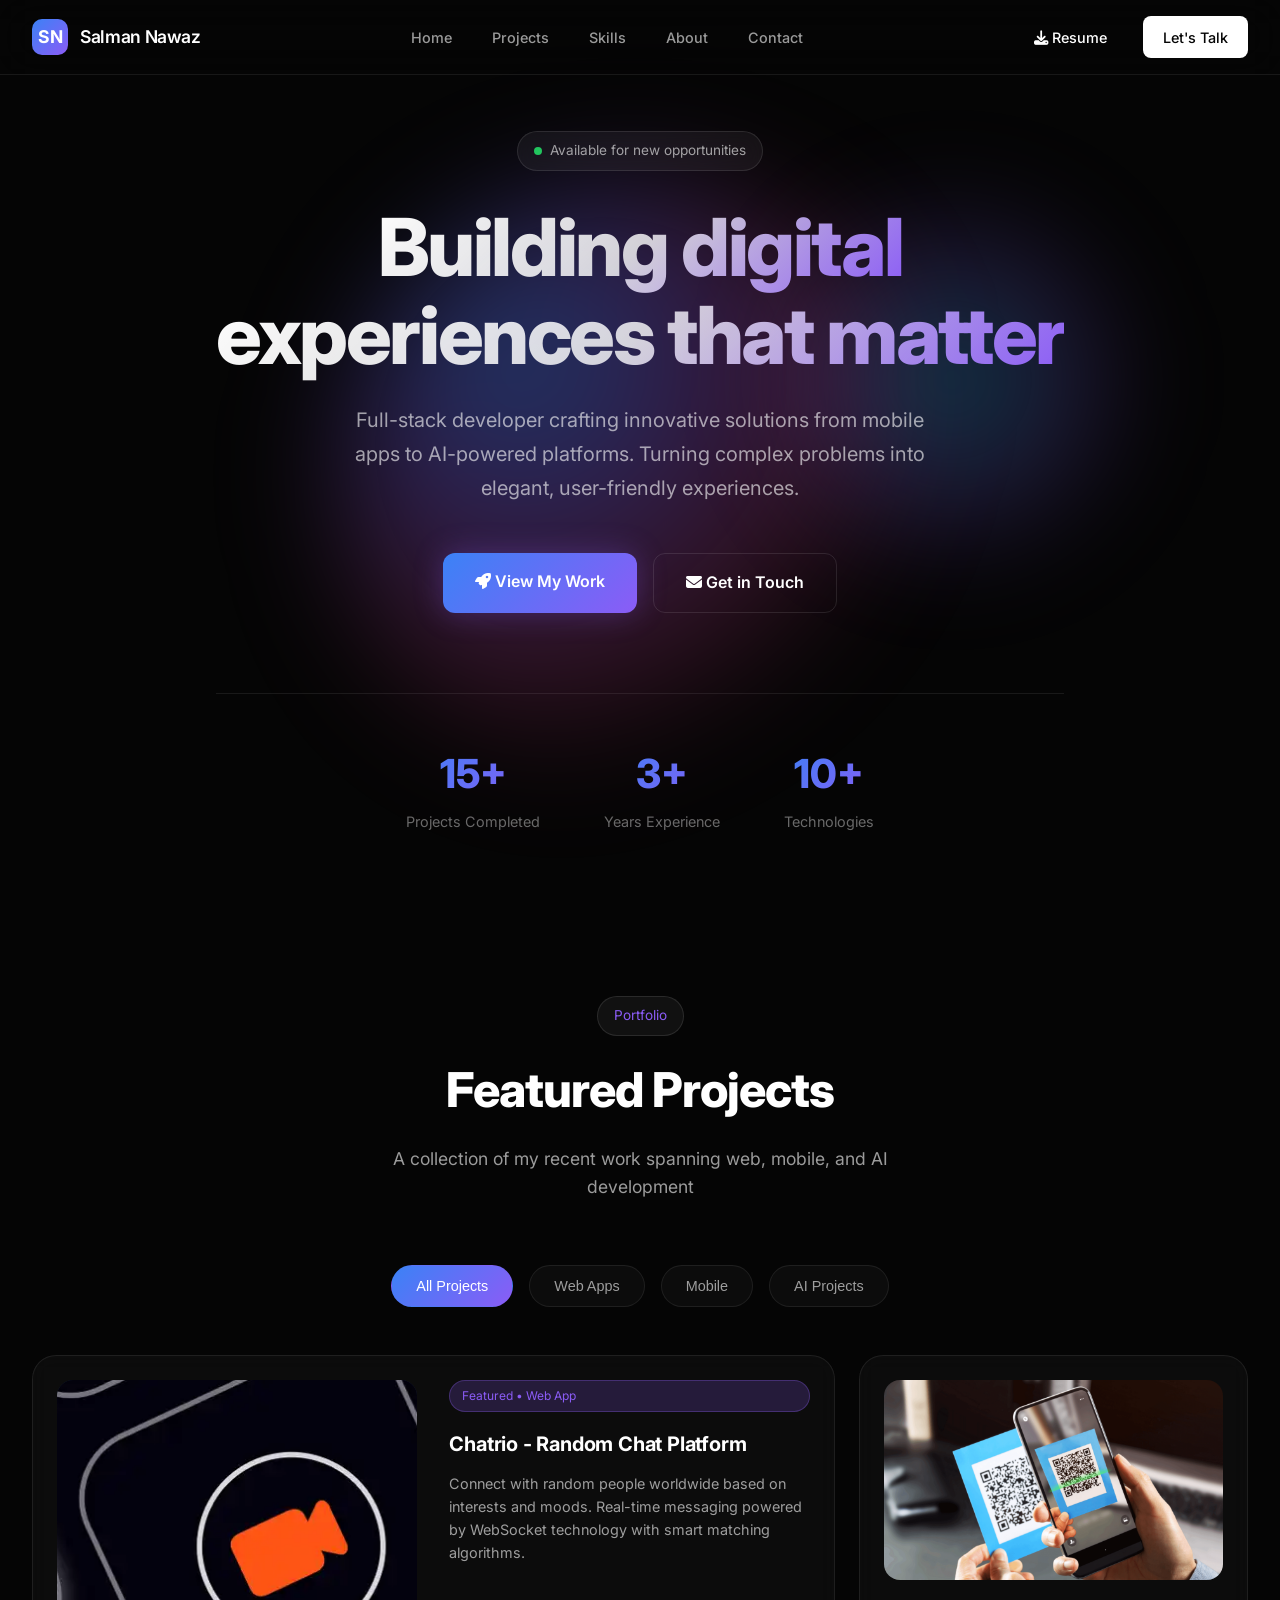
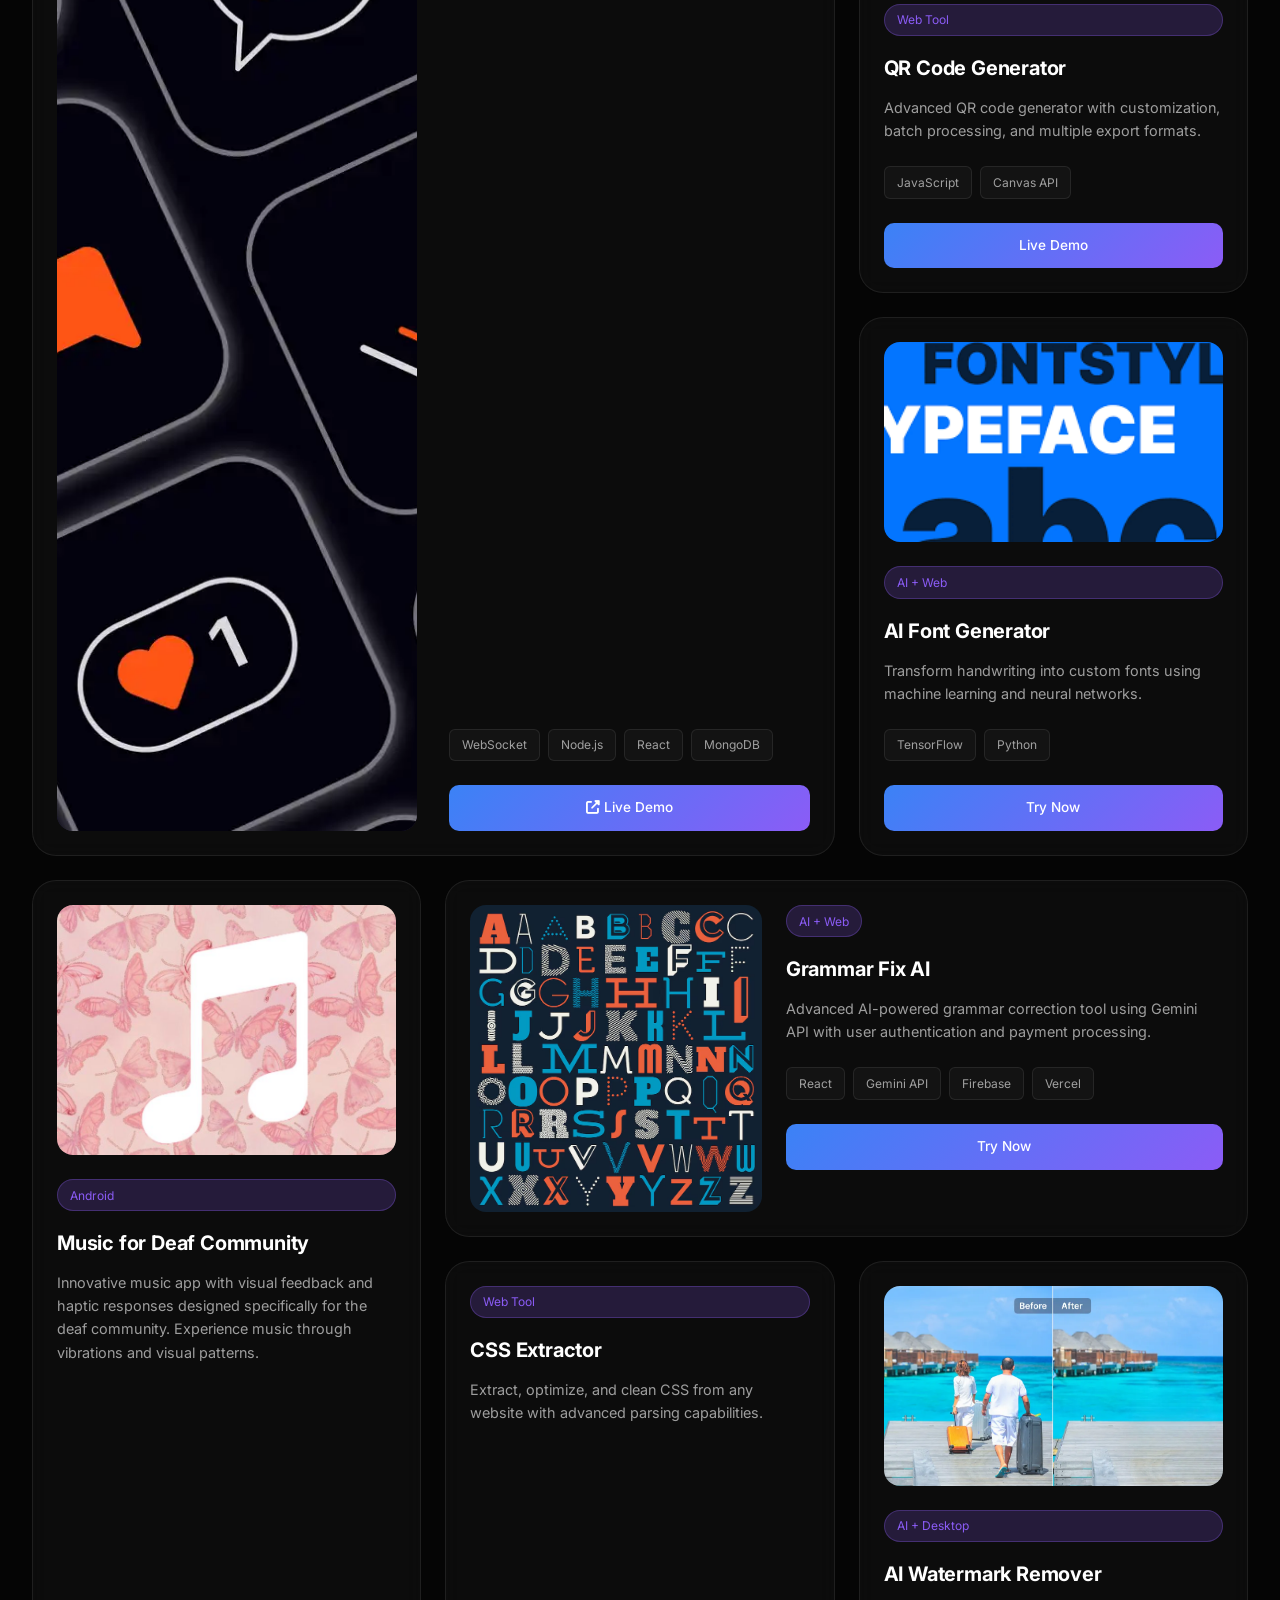
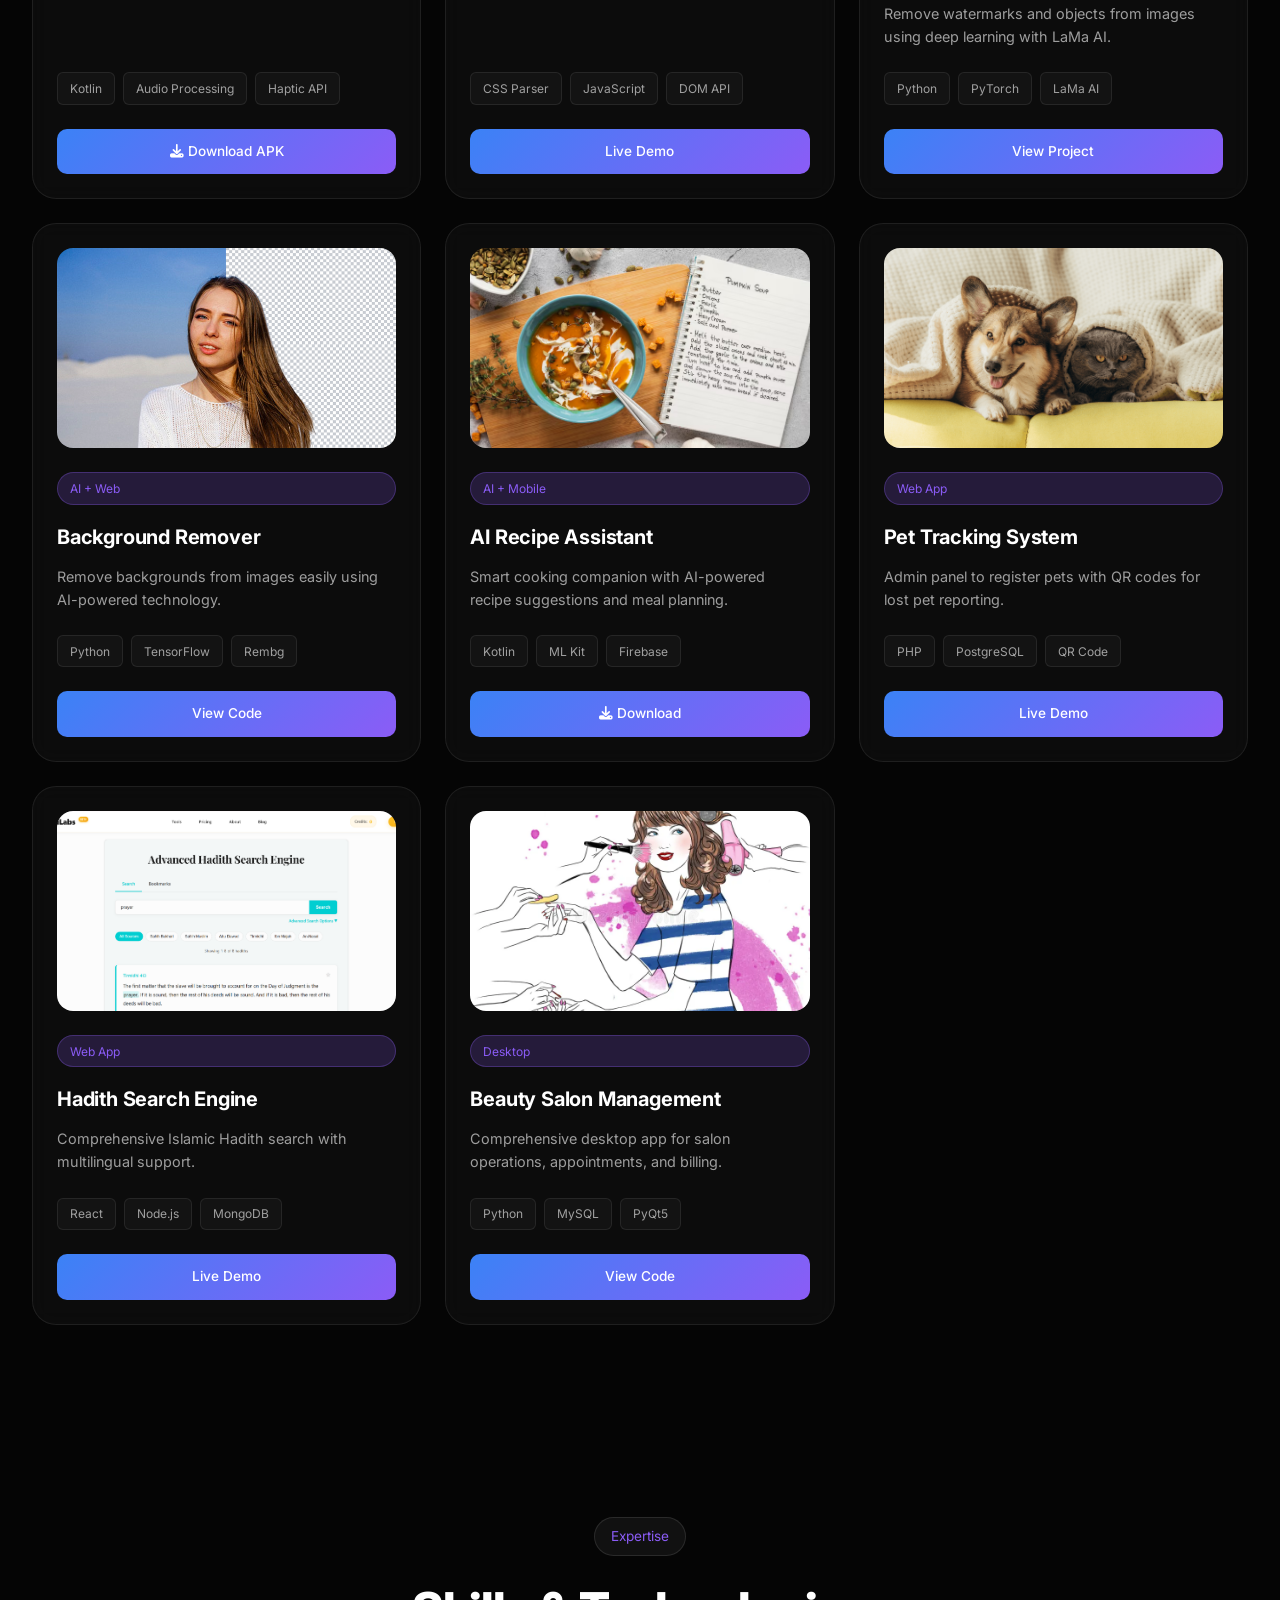
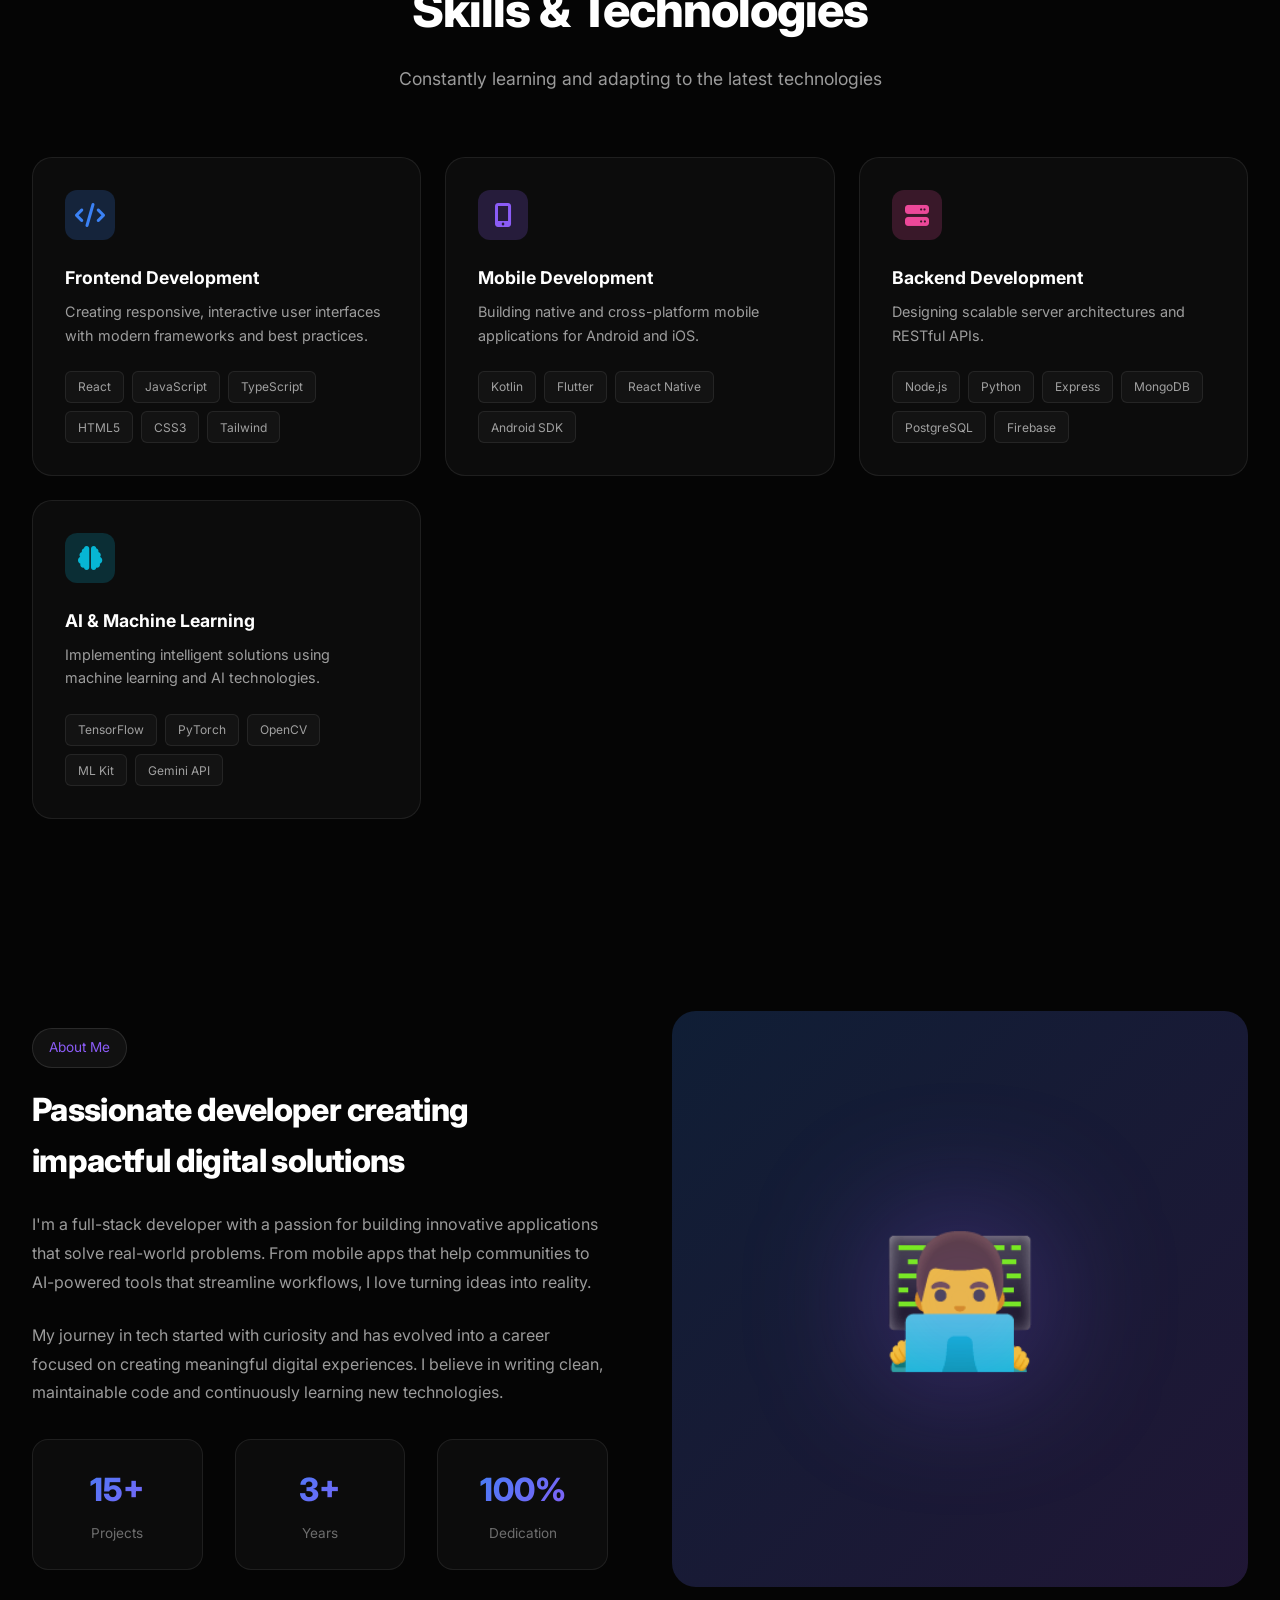
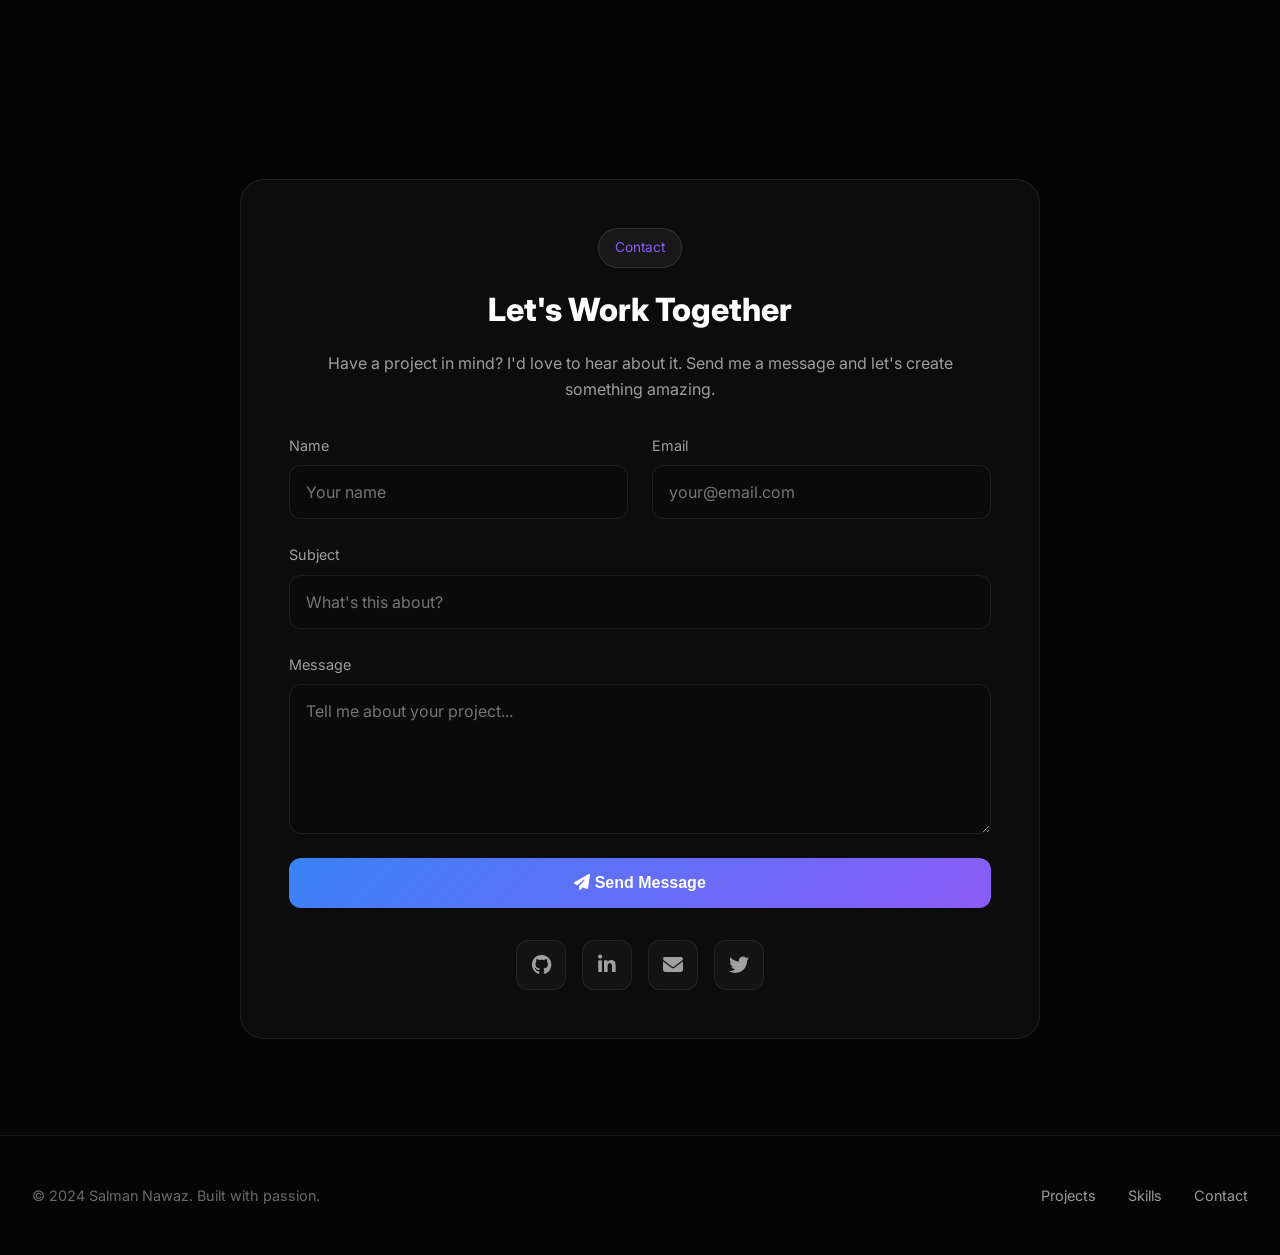
<file: index-new.html>
<!DOCTYPE html>
<html lang="en">
<head>
    <meta charset="UTF-8">
    <meta name="viewport" content="width=device-width, initial-scale=1.0">
    <title>Salman Nawaz - Developer Portfolio</title>
    <link href="https://fonts.googleapis.com/css2?family=Inter:wght@300;400;500;600;700;800;900&display=swap" rel="stylesheet">
    <link rel="stylesheet" href="https://cdnjs.cloudflare.com/ajax/libs/font-awesome/6.4.0/css/all.min.css">
    <style>
        * {
            margin: 0;
            padding: 0;
            box-sizing: border-box;
        }

        :root {
            --bg-primary: #050505;
            --bg-secondary: #0a0a0a;
            --bg-card: rgba(255, 255, 255, 0.03);
            --bg-card-hover: rgba(255, 255, 255, 0.06);
            --text-primary: #ffffff;
            --text-secondary: rgba(255, 255, 255, 0.6);
            --text-muted: rgba(255, 255, 255, 0.4);
            --accent-blue: #3b82f6;
            --accent-purple: #8b5cf6;
            --accent-pink: #ec4899;
            --accent-cyan: #06b6d4;
            --border-color: rgba(255, 255, 255, 0.08);
            --glass-bg: rgba(255, 255, 255, 0.05);
            --glass-border: rgba(255, 255, 255, 0.1);
        }

        html {
            scroll-behavior: smooth;
        }

        body {
            font-family: 'Inter', -apple-system, BlinkMacSystemFont, sans-serif;
            background-color: var(--bg-primary);
            color: var(--text-primary);
            line-height: 1.6;
            overflow-x: hidden;
        }

        /* Custom Scrollbar */
        ::-webkit-scrollbar {
            width: 8px;
        }

        ::-webkit-scrollbar-track {
            background: var(--bg-primary);
        }

        ::-webkit-scrollbar-thumb {
            background: rgba(139, 92, 246, 0.5);
            border-radius: 4px;
        }

        ::-webkit-scrollbar-thumb:hover {
            background: rgba(139, 92, 246, 0.7);
        }

        /* Navigation */
        nav {
            position: fixed;
            top: 0;
            left: 0;
            right: 0;
            z-index: 1000;
            padding: 1rem 2rem;
            background: rgba(5, 5, 5, 0.8);
            backdrop-filter: blur(20px);
            border-bottom: 1px solid var(--border-color);
        }

        .nav-container {
            max-width: 1400px;
            margin: 0 auto;
            display: flex;
            justify-content: space-between;
            align-items: center;
        }

        .nav-logo {
            display: flex;
            align-items: center;
            gap: 0.75rem;
            text-decoration: none;
            color: var(--text-primary);
        }

        .logo-icon {
            width: 36px;
            height: 36px;
            background: linear-gradient(135deg, var(--accent-blue), var(--accent-purple));
            border-radius: 10px;
            display: flex;
            align-items: center;
            justify-content: center;
            font-weight: 700;
            font-size: 1.1rem;
        }

        .logo-text {
            font-weight: 600;
            font-size: 1.1rem;
            letter-spacing: -0.02em;
        }

        .nav-links {
            display: flex;
            align-items: center;
            gap: 2.5rem;
        }

        .nav-links a {
            color: var(--text-secondary);
            text-decoration: none;
            font-size: 0.9rem;
            font-weight: 500;
            transition: color 0.3s ease;
        }

        .nav-links a:hover {
            color: var(--text-primary);
        }

        .nav-cta {
            display: flex;
            align-items: center;
            gap: 1rem;
        }

        .btn-secondary {
            padding: 0.6rem 1.25rem;
            border-radius: 8px;
            font-size: 0.9rem;
            font-weight: 500;
            text-decoration: none;
            color: var(--text-primary);
            transition: all 0.3s ease;
        }

        .btn-secondary:hover {
            background: var(--bg-card-hover);
        }

        .btn-primary {
            padding: 0.6rem 1.25rem;
            border-radius: 8px;
            font-size: 0.9rem;
            font-weight: 500;
            text-decoration: none;
            background: var(--text-primary);
            color: var(--bg-primary);
            transition: all 0.3s ease;
        }

        .btn-primary:hover {
            transform: translateY(-2px);
            box-shadow: 0 10px 30px rgba(255, 255, 255, 0.1);
        }

        .mobile-menu-btn {
            display: none;
            background: none;
            border: none;
            color: var(--text-primary);
            font-size: 1.5rem;
            cursor: pointer;
        }

        /* Hero Section */
        .hero {
            min-height: 100vh;
            display: flex;
            align-items: center;
            justify-content: center;
            position: relative;
            padding: 8rem 2rem 4rem;
            overflow: hidden;
        }

        /* Gradient Orb */
        .gradient-orb {
            position: absolute;
            width: 600px;
            height: 600px;
            border-radius: 50%;
            background: radial-gradient(circle at 30% 30%, 
                rgba(59, 130, 246, 0.4) 0%, 
                rgba(139, 92, 246, 0.3) 25%, 
                rgba(236, 72, 153, 0.2) 50%, 
                transparent 70%);
            filter: blur(60px);
            animation: orbFloat 8s ease-in-out infinite;
            pointer-events: none;
        }

        .gradient-orb-2 {
            position: absolute;
            width: 400px;
            height: 400px;
            border-radius: 50%;
            background: radial-gradient(circle, 
                rgba(6, 182, 212, 0.3) 0%, 
                rgba(139, 92, 246, 0.2) 40%, 
                transparent 70%);
            filter: blur(50px);
            animation: orbFloat2 10s ease-in-out infinite;
            top: 20%;
            right: 10%;
            pointer-events: none;
        }

        @keyframes orbFloat {
            0%, 100% { transform: translate(0, 0) scale(1); }
            25% { transform: translate(30px, -30px) scale(1.05); }
            50% { transform: translate(-20px, 20px) scale(0.95); }
            75% { transform: translate(-30px, -20px) scale(1.02); }
        }

        @keyframes orbFloat2 {
            0%, 100% { transform: translate(0, 0) scale(1); }
            33% { transform: translate(-40px, 30px) scale(1.1); }
            66% { transform: translate(30px, -40px) scale(0.9); }
        }

        .hero-content {
            text-align: center;
            max-width: 900px;
            position: relative;
            z-index: 10;
        }

        .hero-badge {
            display: inline-flex;
            align-items: center;
            gap: 0.5rem;
            padding: 0.5rem 1rem;
            background: var(--glass-bg);
            border: 1px solid var(--glass-border);
            border-radius: 100px;
            font-size: 0.85rem;
            color: var(--text-secondary);
            margin-bottom: 2rem;
            backdrop-filter: blur(10px);
        }

        .hero-badge-dot {
            width: 8px;
            height: 8px;
            background: #22c55e;
            border-radius: 50%;
            animation: pulse 2s infinite;
        }

        @keyframes pulse {
            0%, 100% { opacity: 1; }
            50% { opacity: 0.5; }
        }

        .hero-title {
            font-size: clamp(2.5rem, 8vw, 5rem);
            font-weight: 800;
            line-height: 1.1;
            letter-spacing: -0.03em;
            margin-bottom: 1.5rem;
        }

        .hero-title-gradient {
            background: linear-gradient(135deg, #fff 0%, rgba(255,255,255,0.8) 50%, var(--accent-purple) 100%);
            -webkit-background-clip: text;
            -webkit-text-fill-color: transparent;
            background-clip: text;
            color: transparent;
        }

        .hero-subtitle {
            font-size: 1.25rem;
            color: var(--text-secondary);
            max-width: 600px;
            margin: 0 auto 3rem;
            line-height: 1.7;
        }

        .hero-buttons {
            display: flex;
            gap: 1rem;
            justify-content: center;
            flex-wrap: wrap;
        }

        .btn-glow {
            padding: 1rem 2rem;
            border-radius: 12px;
            font-size: 1rem;
            font-weight: 600;
            text-decoration: none;
            background: linear-gradient(135deg, var(--accent-blue), var(--accent-purple));
            color: white;
            transition: all 0.3s ease;
            box-shadow: 0 0 30px rgba(139, 92, 246, 0.3);
        }

        .btn-glow:hover {
            transform: translateY(-3px);
            box-shadow: 0 0 50px rgba(139, 92, 246, 0.5);
        }

        .btn-outline {
            padding: 1rem 2rem;
            border-radius: 12px;
            font-size: 1rem;
            font-weight: 600;
            text-decoration: none;
            background: transparent;
            color: var(--text-primary);
            border: 1px solid var(--glass-border);
            transition: all 0.3s ease;
        }

        .btn-outline:hover {
            background: var(--bg-card-hover);
            border-color: var(--text-secondary);
        }

        /* Stats Bar */
        .stats-bar {
            display: flex;
            justify-content: center;
            gap: 4rem;
            margin-top: 5rem;
            padding-top: 3rem;
            border-top: 1px solid var(--border-color);
        }

        .stat-item {
            text-align: center;
        }

        .stat-number {
            font-size: 2.5rem;
            font-weight: 800;
            background: linear-gradient(135deg, var(--accent-blue), var(--accent-purple));
            -webkit-background-clip: text;
            -webkit-text-fill-color: transparent;
            background-clip: text;
            color: transparent;
        }

        .stat-label {
            font-size: 0.9rem;
            color: var(--text-muted);
            margin-top: 0.25rem;
        }

        /* Section Styles */
        section {
            padding: 6rem 2rem;
            max-width: 1400px;
            margin: 0 auto;
        }

        .section-header {
            text-align: center;
            margin-bottom: 4rem;
        }

        .section-badge {
            display: inline-block;
            padding: 0.5rem 1rem;
            background: var(--glass-bg);
            border: 1px solid var(--glass-border);
            border-radius: 100px;
            font-size: 0.85rem;
            color: var(--accent-purple);
            margin-bottom: 1rem;
        }

        .section-title {
            font-size: clamp(2rem, 5vw, 3rem);
            font-weight: 800;
            letter-spacing: -0.02em;
            margin-bottom: 1rem;
        }

        .section-subtitle {
            font-size: 1.1rem;
            color: var(--text-secondary);
            max-width: 600px;
            margin: 0 auto;
        }

        /* Bento Grid */
        .bento-grid {
            display: grid;
            grid-template-columns: repeat(3, 1fr);
            grid-auto-rows: minmax(200px, auto);
            gap: 1.5rem;
        }

        .bento-card {
            background: var(--bg-card);
            border: 1px solid var(--border-color);
            border-radius: 24px;
            padding: 1.5rem;
            position: relative;
            overflow: hidden;
            transition: all 0.4s cubic-bezier(0.4, 0, 0.2, 1);
            backdrop-filter: blur(10px);
        }

        .bento-card:hover {
            background: var(--bg-card-hover);
            border-color: rgba(139, 92, 246, 0.3);
            transform: translateY(-5px);
        }

        .bento-card.large {
            grid-column: span 2;
            grid-row: span 2;
        }

        .bento-card.tall {
            grid-row: span 2;
        }

        .bento-card.wide {
            grid-column: span 2;
        }

        /* Project Cards */
        .project-card {
            display: flex;
            flex-direction: column;
            height: 100%;
        }

        .project-image {
            width: 100%;
            height: 200px;
            object-fit: cover;
            border-radius: 16px;
            margin-bottom: 1.5rem;
            background: linear-gradient(135deg, rgba(59, 130, 246, 0.2), rgba(139, 92, 246, 0.2));
        }

        .project-tag {
            display: inline-block;
            padding: 0.35rem 0.75rem;
            background: rgba(139, 92, 246, 0.2);
            border: 1px solid rgba(139, 92, 246, 0.3);
            border-radius: 100px;
            font-size: 0.75rem;
            color: var(--accent-purple);
            margin-bottom: 1rem;
        }

        .project-title {
            font-size: 1.25rem;
            font-weight: 700;
            margin-bottom: 0.75rem;
            letter-spacing: -0.01em;
        }

        .project-desc {
            font-size: 0.9rem;
            color: var(--text-secondary);
            line-height: 1.6;
            flex-grow: 1;
        }

        .project-tech {
            display: flex;
            flex-wrap: wrap;
            gap: 0.5rem;
            margin-top: 1.5rem;
        }

        .tech-pill {
            padding: 0.35rem 0.75rem;
            background: var(--bg-card);
            border: 1px solid var(--border-color);
            border-radius: 6px;
            font-size: 0.75rem;
            color: var(--text-secondary);
        }

        .project-links {
            display: flex;
            gap: 0.75rem;
            margin-top: 1.5rem;
        }

        .project-link {
            flex: 1;
            padding: 0.75rem 1rem;
            border-radius: 10px;
            font-size: 0.85rem;
            font-weight: 500;
            text-decoration: none;
            text-align: center;
            transition: all 0.3s ease;
        }

        .project-link.primary {
            background: linear-gradient(135deg, var(--accent-blue), var(--accent-purple));
            color: white;
        }

        .project-link.primary:hover {
            box-shadow: 0 0 20px rgba(139, 92, 246, 0.4);
        }

        .project-link.secondary {
            background: var(--bg-card);
            border: 1px solid var(--border-color);
            color: var(--text-primary);
        }

        .project-link.secondary:hover {
            background: var(--bg-card-hover);
        }

        /* Featured Project (Large Card) */
        .featured-project {
            display: grid;
            grid-template-columns: 1fr 1fr;
            gap: 2rem;
            height: 100%;
        }

        .featured-image {
            width: 100%;
            height: 100%;
            min-height: 300px;
            object-fit: cover;
            border-radius: 16px;
            background: linear-gradient(135deg, rgba(59, 130, 246, 0.2), rgba(139, 92, 246, 0.2));
        }

        .featured-content {
            display: flex;
            flex-direction: column;
            justify-content: center;
        }

        /* Skills Section */
        .skills-grid {
            display: grid;
            grid-template-columns: repeat(auto-fit, minmax(300px, 1fr));
            gap: 1.5rem;
        }

        .skill-card {
            background: var(--bg-card);
            border: 1px solid var(--border-color);
            border-radius: 20px;
            padding: 2rem;
            transition: all 0.3s ease;
        }

        .skill-card:hover {
            background: var(--bg-card-hover);
            border-color: rgba(139, 92, 246, 0.3);
            transform: translateY(-5px);
        }

        .skill-icon {
            width: 50px;
            height: 50px;
            border-radius: 12px;
            display: flex;
            align-items: center;
            justify-content: center;
            font-size: 1.5rem;
            margin-bottom: 1.5rem;
        }

        .skill-icon.blue { background: rgba(59, 130, 246, 0.2); color: var(--accent-blue); }
        .skill-icon.purple { background: rgba(139, 92, 246, 0.2); color: var(--accent-purple); }
        .skill-icon.pink { background: rgba(236, 72, 153, 0.2); color: var(--accent-pink); }
        .skill-icon.cyan { background: rgba(6, 182, 212, 0.2); color: var(--accent-cyan); }

        .skill-title {
            font-size: 1.1rem;
            font-weight: 700;
            margin-bottom: 0.5rem;
        }

        .skill-desc {
            font-size: 0.9rem;
            color: var(--text-secondary);
            margin-bottom: 1.5rem;
        }

        .skill-tags {
            display: flex;
            flex-wrap: wrap;
            gap: 0.5rem;
        }

        .skill-tag {
            padding: 0.35rem 0.75rem;
            background: var(--bg-card);
            border: 1px solid var(--border-color);
            border-radius: 6px;
            font-size: 0.75rem;
            color: var(--text-secondary);
        }

        /* About Section */
        .about-grid {
            display: grid;
            grid-template-columns: 1fr 1fr;
            gap: 4rem;
            align-items: center;
        }

        .about-content h3 {
            font-size: 2rem;
            font-weight: 800;
            margin-bottom: 1.5rem;
            letter-spacing: -0.02em;
        }

        .about-content p {
            color: var(--text-secondary);
            margin-bottom: 1.5rem;
            line-height: 1.8;
        }

        .about-stats {
            display: grid;
            grid-template-columns: repeat(3, 1fr);
            gap: 2rem;
            margin-top: 2rem;
        }

        .about-stat {
            text-align: center;
            padding: 1.5rem;
            background: var(--bg-card);
            border: 1px solid var(--border-color);
            border-radius: 16px;
        }

        .about-stat-number {
            font-size: 2rem;
            font-weight: 800;
            background: linear-gradient(135deg, var(--accent-blue), var(--accent-purple));
            -webkit-background-clip: text;
            -webkit-text-fill-color: transparent;
            background-clip: text;
            color: transparent;
        }

        .about-stat-label {
            font-size: 0.85rem;
            color: var(--text-muted);
            margin-top: 0.5rem;
        }

        .about-image-container {
            position: relative;
        }

        .about-image {
            width: 100%;
            border-radius: 24px;
            background: linear-gradient(135deg, rgba(59, 130, 246, 0.2), rgba(139, 92, 246, 0.2));
            aspect-ratio: 1;
            display: flex;
            align-items: center;
            justify-content: center;
            font-size: 8rem;
        }

        .about-glow {
            position: absolute;
            width: 200px;
            height: 200px;
            background: radial-gradient(circle, rgba(139, 92, 246, 0.4), transparent);
            filter: blur(60px);
            top: 50%;
            left: 50%;
            transform: translate(-50%, -50%);
            pointer-events: none;
        }

        /* Contact Section */
        .contact-container {
            max-width: 800px;
            margin: 0 auto;
        }

        .contact-card {
            background: var(--bg-card);
            border: 1px solid var(--border-color);
            border-radius: 24px;
            padding: 3rem;
            text-align: center;
        }

        .contact-title {
            font-size: 2rem;
            font-weight: 800;
            margin-bottom: 1rem;
        }

        .contact-subtitle {
            color: var(--text-secondary);
            margin-bottom: 2rem;
        }

        .contact-form {
            display: flex;
            flex-direction: column;
            gap: 1.5rem;
            text-align: left;
        }

        .form-row {
            display: grid;
            grid-template-columns: 1fr 1fr;
            gap: 1.5rem;
        }

        .form-group {
            display: flex;
            flex-direction: column;
            gap: 0.5rem;
        }

        .form-group label {
            font-size: 0.9rem;
            color: var(--text-secondary);
        }

        .form-group input,
        .form-group textarea {
            padding: 1rem;
            background: var(--bg-secondary);
            border: 1px solid var(--border-color);
            border-radius: 12px;
            color: var(--text-primary);
            font-family: inherit;
            font-size: 1rem;
            transition: all 0.3s ease;
        }

        .form-group input:focus,
        .form-group textarea:focus {
            outline: none;
            border-color: var(--accent-purple);
            box-shadow: 0 0 0 3px rgba(139, 92, 246, 0.1);
        }

        .form-group textarea {
            min-height: 150px;
            resize: vertical;
        }

        .contact-submit {
            padding: 1rem 2rem;
            background: linear-gradient(135deg, var(--accent-blue), var(--accent-purple));
            border: none;
            border-radius: 12px;
            color: white;
            font-size: 1rem;
            font-weight: 600;
            cursor: pointer;
            transition: all 0.3s ease;
        }

        .contact-submit:hover {
            transform: translateY(-2px);
            box-shadow: 0 0 30px rgba(139, 92, 246, 0.4);
        }

        .contact-links {
            display: flex;
            justify-content: center;
            gap: 1rem;
            margin-top: 2rem;
        }

        .contact-link {
            width: 50px;
            height: 50px;
            display: flex;
            align-items: center;
            justify-content: center;
            background: var(--bg-card);
            border: 1px solid var(--border-color);
            border-radius: 12px;
            color: var(--text-secondary);
            font-size: 1.25rem;
            text-decoration: none;
            transition: all 0.3s ease;
        }

        .contact-link:hover {
            background: var(--bg-card-hover);
            color: var(--accent-purple);
            border-color: rgba(139, 92, 246, 0.3);
            transform: translateY(-3px);
        }

        /* Footer */
        footer {
            padding: 3rem 2rem;
            border-top: 1px solid var(--border-color);
            text-align: center;
        }

        .footer-content {
            max-width: 1400px;
            margin: 0 auto;
            display: flex;
            justify-content: space-between;
            align-items: center;
        }

        .footer-text {
            color: var(--text-muted);
            font-size: 0.9rem;
        }

        .footer-links {
            display: flex;
            gap: 2rem;
        }

        .footer-links a {
            color: var(--text-secondary);
            text-decoration: none;
            font-size: 0.9rem;
            transition: color 0.3s ease;
        }

        .footer-links a:hover {
            color: var(--text-primary);
        }

        /* Filter Buttons */
        .filter-container {
            display: flex;
            justify-content: center;
            gap: 1rem;
            margin-bottom: 3rem;
            flex-wrap: wrap;
        }

        .filter-btn {
            padding: 0.75rem 1.5rem;
            background: var(--bg-card);
            border: 1px solid var(--border-color);
            border-radius: 100px;
            color: var(--text-secondary);
            font-size: 0.9rem;
            font-weight: 500;
            cursor: pointer;
            transition: all 0.3s ease;
        }

        .filter-btn:hover,
        .filter-btn.active {
            background: linear-gradient(135deg, var(--accent-blue), var(--accent-purple));
            border-color: transparent;
            color: white;
        }

        /* Mobile Menu */
        .mobile-menu {
            display: none;
            position: fixed;
            top: 70px;
            left: 0;
            right: 0;
            background: rgba(5, 5, 5, 0.98);
            backdrop-filter: blur(20px);
            border-bottom: 1px solid var(--border-color);
            padding: 1rem;
            z-index: 999;
        }

        .mobile-menu.active {
            display: block;
        }

        .mobile-menu a {
            display: block;
            padding: 1rem;
            color: var(--text-secondary);
            text-decoration: none;
            border-bottom: 1px solid var(--border-color);
            transition: all 0.3s ease;
        }

        .mobile-menu a:hover {
            color: var(--text-primary);
            background: var(--bg-card);
        }

        /* Responsive */
        @media (max-width: 1024px) {
            .bento-grid {
                grid-template-columns: repeat(2, 1fr);
            }

            .bento-card.large {
                grid-column: span 2;
                grid-row: span 1;
            }

            .featured-project {
                grid-template-columns: 1fr;
            }

            .featured-image {
                min-height: 200px;
            }

            .about-grid {
                grid-template-columns: 1fr;
                gap: 3rem;
            }

            .about-image-container {
                order: -1;
            }
        }

        @media (max-width: 768px) {
            .nav-links {
                display: none;
            }

            .nav-cta {
                display: none;
            }

            .mobile-menu-btn {
                display: block;
            }

            .bento-grid {
                grid-template-columns: 1fr;
            }

            .bento-card.large,
            .bento-card.wide,
            .bento-card.tall {
                grid-column: span 1;
                grid-row: span 1;
            }

            .stats-bar {
                flex-wrap: wrap;
                gap: 2rem;
            }

            .stat-item {
                flex: 1 1 40%;
            }

            .form-row {
                grid-template-columns: 1fr;
            }

            .footer-content {
                flex-direction: column;
                gap: 1.5rem;
            }

            .about-stats {
                grid-template-columns: 1fr;
            }
        }

        /* Animations */
        @keyframes fadeInUp {
            from {
                opacity: 0;
                transform: translateY(30px);
            }
            to {
                opacity: 1;
                transform: translateY(0);
            }
        }

        .animate-fade-in {
            animation: fadeInUp 0.8s ease forwards;
        }

        .animate-delay-1 { animation-delay: 0.1s; }
        .animate-delay-2 { animation-delay: 0.2s; }
        .animate-delay-3 { animation-delay: 0.3s; }
        .animate-delay-4 { animation-delay: 0.4s; }
    </style>
</head>
<body>
    <!-- Navigation -->
    <nav>
        <div class="nav-container">
            <a href="#" class="nav-logo">
                <div class="logo-icon">SN</div>
                <span class="logo-text">Salman Nawaz</span>
            </a>
            <div class="nav-links">
                <a href="#home">Home</a>
                <a href="#projects">Projects</a>
                <a href="#skills">Skills</a>
                <a href="#about">About</a>
                <a href="#contact">Contact</a>
            </div>
            <div class="nav-cta">
                <a href="assets/docs/resume.pdf" class="btn-secondary"><i class="fas fa-download"></i> Resume</a>
                <a href="#contact" class="btn-primary">Let's Talk</a>
            </div>
            <button class="mobile-menu-btn" onclick="toggleMobileMenu()">
                <i class="fas fa-bars"></i>
            </button>
        </div>
    </nav>

    <!-- Mobile Menu -->
    <div class="mobile-menu" id="mobileMenu">
        <a href="#home" onclick="toggleMobileMenu()">Home</a>
        <a href="#projects" onclick="toggleMobileMenu()">Projects</a>
        <a href="#skills" onclick="toggleMobileMenu()">Skills</a>
        <a href="#about" onclick="toggleMobileMenu()">About</a>
        <a href="#contact" onclick="toggleMobileMenu()">Contact</a>
        <a href="assets/docs/resume.pdf">Download Resume</a>
    </div>

    <!-- Hero Section -->
    <section class="hero" id="home">
        <div class="gradient-orb"></div>
        <div class="gradient-orb-2"></div>
        
        <div class="hero-content">
            <div class="hero-badge">
                <span class="hero-badge-dot"></span>
                Available for new opportunities
            </div>
            
            <h1 class="hero-title">
                <span class="hero-title-gradient">Building digital</span><br>
                <span class="hero-title-gradient">experiences that matter</span>
            </h1>
            
            <p class="hero-subtitle">
                Full-stack developer crafting innovative solutions from mobile apps to AI-powered platforms. 
                Turning complex problems into elegant, user-friendly experiences.
            </p>
            
            <div class="hero-buttons">
                <a href="#projects" class="btn-glow">
                    <i class="fas fa-rocket"></i> View My Work
                </a>
                <a href="#contact" class="btn-outline">
                    <i class="fas fa-envelope"></i> Get in Touch
                </a>
            </div>
            
            <div class="stats-bar">
                <div class="stat-item">
                    <div class="stat-number">15+</div>
                    <div class="stat-label">Projects Completed</div>
                </div>
                <div class="stat-item">
                    <div class="stat-number">3+</div>
                    <div class="stat-label">Years Experience</div>
                </div>
                <div class="stat-item">
                    <div class="stat-number">10+</div>
                    <div class="stat-label">Technologies</div>
                </div>
            </div>
        </div>
    </section>

    <!-- Projects Section -->
    <section id="projects">
        <div class="section-header">
            <span class="section-badge">Portfolio</span>
            <h2 class="section-title">Featured Projects</h2>
            <p class="section-subtitle">A collection of my recent work spanning web, mobile, and AI development</p>
        </div>

        <div class="filter-container">
            <button class="filter-btn active" data-filter="all">All Projects</button>
            <button class="filter-btn" data-filter="web">Web Apps</button>
            <button class="filter-btn" data-filter="mobile">Mobile</button>
            <button class="filter-btn" data-filter="ai">AI Projects</button>
        </div>

        <div class="bento-grid" id="projectsGrid">
            <!-- Featured Project - Chatrio -->
            <div class="bento-card large project-card" data-category="web">
                <div class="featured-project">
                    <img src="assets/images/projects/chatrio.webp" alt="Chatrio" class="featured-image" onerror="this.style.display='none'">
                    <div class="featured-content">
                        <span class="project-tag">Featured • Web App</span>
                        <h3 class="project-title">Chatrio - Random Chat Platform</h3>
                        <p class="project-desc">Connect with random people worldwide based on interests and moods. Real-time messaging powered by WebSocket technology with smart matching algorithms.</p>
                        <div class="project-tech">
                            <span class="tech-pill">WebSocket</span>
                            <span class="tech-pill">Node.js</span>
                            <span class="tech-pill">React</span>
                            <span class="tech-pill">MongoDB</span>
                        </div>
                        <div class="project-links">
                            <a href="https://chatrio.sallulabs.com/" target="_blank" class="project-link primary">
                                <i class="fas fa-external-link-alt"></i> Live Demo
                            </a>
                        </div>
                    </div>
                </div>
            </div>

            <!-- QR Code Generator -->
            <div class="bento-card project-card" data-category="web">
                <img src="assets/images/projects/qr-code.png" alt="QR Code Generator" class="project-image" onerror="this.style.background='linear-gradient(135deg, rgba(59, 130, 246, 0.3), rgba(139, 92, 246, 0.3))'">
                <span class="project-tag">Web Tool</span>
                <h3 class="project-title">QR Code Generator</h3>
                <p class="project-desc">Advanced QR code generator with customization, batch processing, and multiple export formats.</p>
                <div class="project-tech">
                    <span class="tech-pill">JavaScript</span>
                    <span class="tech-pill">Canvas API</span>
                </div>
                <div class="project-links">
                    <a href="https://sallulabs.com/QR-Scanner" target="_blank" class="project-link primary">Live Demo</a>
                </div>
            </div>

            <!-- AI Font Generator -->
            <div class="bento-card project-card" data-category="ai web">
                <img src="assets/images/projects/fonts.png" alt="AI Font Generator" class="project-image" onerror="this.style.background='linear-gradient(135deg, rgba(236, 72, 153, 0.3), rgba(139, 92, 246, 0.3))'">
                <span class="project-tag">AI + Web</span>
                <h3 class="project-title">AI Font Generator</h3>
                <p class="project-desc">Transform handwriting into custom fonts using machine learning and neural networks.</p>
                <div class="project-tech">
                    <span class="tech-pill">TensorFlow</span>
                    <span class="tech-pill">Python</span>
                </div>
                <div class="project-links">
                    <a href="https://fontgenerator.sallulabs.com/" target="_blank" class="project-link primary">Try Now</a>
                </div>
            </div>

            <!-- Music App for Deaf -->
            <div class="bento-card tall project-card" data-category="mobile">
                <img src="assets/images/projects/music.jpg" alt="Music for Deaf" class="project-image" style="height: 250px;" onerror="this.style.background='linear-gradient(135deg, rgba(139, 92, 246, 0.3), rgba(236, 72, 153, 0.3))'">
                <span class="project-tag">Android</span>
                <h3 class="project-title">Music for Deaf Community</h3>
                <p class="project-desc">Innovative music app with visual feedback and haptic responses designed specifically for the deaf community. Experience music through vibrations and visual patterns.</p>
                <div class="project-tech">
                    <span class="tech-pill">Kotlin</span>
                    <span class="tech-pill">Audio Processing</span>
                    <span class="tech-pill">Haptic API</span>
                </div>
                <div class="project-links">
                    <a href="assets/apk/deaf-music-app.apk" class="project-link primary">
                        <i class="fas fa-download"></i> Download APK
                    </a>
                </div>
            </div>

            <!-- Grammar Fix AI -->
            <div class="bento-card wide project-card" data-category="ai web">
                <div style="display: grid; grid-template-columns: 1fr 1.5fr; gap: 1.5rem;">
                    <img src="assets/images/projects/grammer.avif" alt="Grammar Fix AI" class="project-image" style="height: 100%; margin: 0;" onerror="this.style.background='linear-gradient(135deg, rgba(34, 197, 94, 0.3), rgba(59, 130, 246, 0.3))'">
                    <div>
                        <span class="project-tag">AI + Web</span>
                        <h3 class="project-title">Grammar Fix AI</h3>
                        <p class="project-desc">Advanced AI-powered grammar correction tool using Gemini API with user authentication and payment processing.</p>
                        <div class="project-tech">
                            <span class="tech-pill">React</span>
                            <span class="tech-pill">Gemini API</span>
                            <span class="tech-pill">Firebase</span>
                            <span class="tech-pill">Vercel</span>
                        </div>
                        <div class="project-links">
                            <a href="https://grammer-fix-ai.vercel.app/" target="_blank" class="project-link primary">Try Now</a>
                        </div>
                    </div>
                </div>
            </div>

            <!-- CSS Extractor -->
            <div class="bento-card project-card" data-category="web">
                <span class="project-tag">Web Tool</span>
                <h3 class="project-title">CSS Extractor</h3>
                <p class="project-desc">Extract, optimize, and clean CSS from any website with advanced parsing capabilities.</p>
                <div class="project-tech">
                    <span class="tech-pill">CSS Parser</span>
                    <span class="tech-pill">JavaScript</span>
                    <span class="tech-pill">DOM API</span>
                </div>
                <div class="project-links">
                    <a href="https://sallulabs.com/CSSExtractor" target="_blank" class="project-link primary">Live Demo</a>
                </div>
            </div>

            <!-- AI Watermark Remover -->
            <div class="bento-card project-card" data-category="ai">
                <img src="assets/images/projects/object.webp" alt="AI Watermark Remover" class="project-image" onerror="this.style.background='linear-gradient(135deg, rgba(239, 68, 68, 0.3), rgba(236, 72, 153, 0.3))'">
                <span class="project-tag">AI + Desktop</span>
                <h3 class="project-title">AI Watermark Remover</h3>
                <p class="project-desc">Remove watermarks and objects from images using deep learning with LaMa AI.</p>
                <div class="project-tech">
                    <span class="tech-pill">Python</span>
                    <span class="tech-pill">PyTorch</span>
                    <span class="tech-pill">LaMa AI</span>
                </div>
                <div class="project-links">
                    <a href="#" class="project-link primary">View Project</a>
                </div>
            </div>

            <!-- Background Remover -->
            <div class="bento-card project-card" data-category="ai web">
                <img src="assets/images/projects/background.jpg" alt="Background Remover" class="project-image" onerror="this.style.background='linear-gradient(135deg, rgba(236, 72, 153, 0.3), rgba(139, 92, 246, 0.3))'">
                <span class="project-tag">AI + Web</span>
                <h3 class="project-title">Background Remover</h3>
                <p class="project-desc">Remove backgrounds from images easily using AI-powered technology.</p>
                <div class="project-tech">
                    <span class="tech-pill">Python</span>
                    <span class="tech-pill">TensorFlow</span>
                    <span class="tech-pill">Rembg</span>
                </div>
                <div class="project-links">
                    <a href="https://github.com/Johny111ishxb/background-remover" target="_blank" class="project-link primary">View Code</a>
                </div>
            </div>

            <!-- AI Recipe App -->
            <div class="bento-card project-card" data-category="ai mobile">
                <img src="assets/images/projects/recipe.avif" alt="AI Recipe App" class="project-image" onerror="this.style.background='linear-gradient(135deg, rgba(234, 179, 8, 0.3), rgba(249, 115, 22, 0.3))'">
                <span class="project-tag">AI + Mobile</span>
                <h3 class="project-title">AI Recipe Assistant</h3>
                <p class="project-desc">Smart cooking companion with AI-powered recipe suggestions and meal planning.</p>
                <div class="project-tech">
                    <span class="tech-pill">Kotlin</span>
                    <span class="tech-pill">ML Kit</span>
                    <span class="tech-pill">Firebase</span>
                </div>
                <div class="project-links">
                    <a href="assets/apk/recipecheif.apk" class="project-link primary">
                        <i class="fas fa-download"></i> Download
                    </a>
                </div>
            </div>

            <!-- Pet Tracking System -->
            <div class="bento-card project-card" data-category="web">
                <img src="assets/images/projects/pet.webp" alt="Pet Tracking" class="project-image" onerror="this.style.background='linear-gradient(135deg, rgba(16, 185, 129, 0.3), rgba(132, 204, 22, 0.3))'">
                <span class="project-tag">Web App</span>
                <h3 class="project-title">Pet Tracking System</h3>
                <p class="project-desc">Admin panel to register pets with QR codes for lost pet reporting.</p>
                <div class="project-tech">
                    <span class="tech-pill">PHP</span>
                    <span class="tech-pill">PostgreSQL</span>
                    <span class="tech-pill">QR Code</span>
                </div>
                <div class="project-links">
                    <a href="https://pet-tracking-app.onrender.com/" target="_blank" class="project-link primary">Live Demo</a>
                </div>
            </div>

            <!-- Hadith Search Engine -->
            <div class="bento-card project-card" data-category="web">
                <img src="assets/images/screenshots/ss-hadith.png" alt="Hadith Search" class="project-image" onerror="this.style.background='linear-gradient(135deg, rgba(20, 184, 166, 0.3), rgba(6, 182, 212, 0.3))'">
                <span class="project-tag">Web App</span>
                <h3 class="project-title">Hadith Search Engine</h3>
                <p class="project-desc">Comprehensive Islamic Hadith search with multilingual support.</p>
                <div class="project-tech">
                    <span class="tech-pill">React</span>
                    <span class="tech-pill">Node.js</span>
                    <span class="tech-pill">MongoDB</span>
                </div>
                <div class="project-links">
                    <a href="https://sallulabs.com/HadithSearchEngine" target="_blank" class="project-link primary">Live Demo</a>
                </div>
            </div>

            <!-- Beauty Salon -->
            <div class="bento-card project-card" data-category="web">
                <img src="assets/images/projects/beauty.webp" alt="Beauty Salon" class="project-image" onerror="this.style.background='linear-gradient(135deg, rgba(139, 92, 246, 0.3), rgba(99, 102, 241, 0.3))'">
                <span class="project-tag">Desktop</span>
                <h3 class="project-title">Beauty Salon Management</h3>
                <p class="project-desc">Comprehensive desktop app for salon operations, appointments, and billing.</p>
                <div class="project-tech">
                    <span class="tech-pill">Python</span>
                    <span class="tech-pill">MySQL</span>
                    <span class="tech-pill">PyQt5</span>
                </div>
                <div class="project-links">
                    <a href="https://github.com/Johny111ishxb/beauty-salon-management" target="_blank" class="project-link primary">View Code</a>
                </div>
            </div>
        </div>
    </section>

    <!-- Skills Section -->
    <section id="skills">
        <div class="section-header">
            <span class="section-badge">Expertise</span>
            <h2 class="section-title">Skills & Technologies</h2>
            <p class="section-subtitle">Constantly learning and adapting to the latest technologies</p>
        </div>

        <div class="skills-grid">
            <div class="skill-card">
                <div class="skill-icon blue">
                    <i class="fas fa-code"></i>
                </div>
                <h3 class="skill-title">Frontend Development</h3>
                <p class="skill-desc">Creating responsive, interactive user interfaces with modern frameworks and best practices.</p>
                <div class="skill-tags">
                    <span class="skill-tag">React</span>
                    <span class="skill-tag">JavaScript</span>
                    <span class="skill-tag">TypeScript</span>
                    <span class="skill-tag">HTML5</span>
                    <span class="skill-tag">CSS3</span>
                    <span class="skill-tag">Tailwind</span>
                </div>
            </div>

            <div class="skill-card">
                <div class="skill-icon purple">
                    <i class="fas fa-mobile-alt"></i>
                </div>
                <h3 class="skill-title">Mobile Development</h3>
                <p class="skill-desc">Building native and cross-platform mobile applications for Android and iOS.</p>
                <div class="skill-tags">
                    <span class="skill-tag">Kotlin</span>
                    <span class="skill-tag">Flutter</span>
                    <span class="skill-tag">React Native</span>
                    <span class="skill-tag">Android SDK</span>
                </div>
            </div>

            <div class="skill-card">
                <div class="skill-icon pink">
                    <i class="fas fa-server"></i>
                </div>
                <h3 class="skill-title">Backend Development</h3>
                <p class="skill-desc">Designing scalable server architectures and RESTful APIs.</p>
                <div class="skill-tags">
                    <span class="skill-tag">Node.js</span>
                    <span class="skill-tag">Python</span>
                    <span class="skill-tag">Express</span>
                    <span class="skill-tag">MongoDB</span>
                    <span class="skill-tag">PostgreSQL</span>
                    <span class="skill-tag">Firebase</span>
                </div>
            </div>

            <div class="skill-card">
                <div class="skill-icon cyan">
                    <i class="fas fa-brain"></i>
                </div>
                <h3 class="skill-title">AI & Machine Learning</h3>
                <p class="skill-desc">Implementing intelligent solutions using machine learning and AI technologies.</p>
                <div class="skill-tags">
                    <span class="skill-tag">TensorFlow</span>
                    <span class="skill-tag">PyTorch</span>
                    <span class="skill-tag">OpenCV</span>
                    <span class="skill-tag">ML Kit</span>
                    <span class="skill-tag">Gemini API</span>
                </div>
            </div>
        </div>
    </section>

    <!-- About Section -->
    <section id="about">
        <div class="about-grid">
            <div class="about-content">
                <span class="section-badge">About Me</span>
                <h3>Passionate developer creating impactful digital solutions</h3>
                <p>
                    I'm a full-stack developer with a passion for building innovative applications that solve real-world problems. 
                    From mobile apps that help communities to AI-powered tools that streamline workflows, I love turning ideas into reality.
                </p>
                <p>
                    My journey in tech started with curiosity and has evolved into a career focused on creating meaningful digital experiences. 
                    I believe in writing clean, maintainable code and continuously learning new technologies.
                </p>
                <div class="about-stats">
                    <div class="about-stat">
                        <div class="about-stat-number">15+</div>
                        <div class="about-stat-label">Projects</div>
                    </div>
                    <div class="about-stat">
                        <div class="about-stat-number">3+</div>
                        <div class="about-stat-label">Years</div>
                    </div>
                    <div class="about-stat">
                        <div class="about-stat-number">100%</div>
                        <div class="about-stat-label">Dedication</div>
                    </div>
                </div>
            </div>
            <div class="about-image-container">
                <div class="about-glow"></div>
                <div class="about-image">
                    👨‍💻
                </div>
            </div>
        </div>
    </section>

    <!-- Contact Section -->
    <section id="contact">
        <div class="contact-container">
            <div class="contact-card">
                <span class="section-badge">Contact</span>
                <h2 class="contact-title">Let's Work Together</h2>
                <p class="contact-subtitle">Have a project in mind? I'd love to hear about it. Send me a message and let's create something amazing.</p>
                
                <form class="contact-form" action="https://formspree.io/f/xgvajjwd" method="POST">
                    <div class="form-row">
                        <div class="form-group">
                            <label for="name">Name</label>
                            <input type="text" id="name" name="name" placeholder="Your name" required>
                        </div>
                        <div class="form-group">
                            <label for="email">Email</label>
                            <input type="email" id="email" name="email" placeholder="your@email.com" required>
                        </div>
                    </div>
                    <div class="form-group">
                        <label for="subject">Subject</label>
                        <input type="text" id="subject" name="subject" placeholder="What's this about?">
                    </div>
                    <div class="form-group">
                        <label for="message">Message</label>
                        <textarea id="message" name="message" placeholder="Tell me about your project..." required></textarea>
                    </div>
                    <button type="submit" class="contact-submit">
                        <i class="fas fa-paper-plane"></i> Send Message
                    </button>
                </form>

                <div class="contact-links">
                    <a href="https://github.com/Johny111ishxb" target="_blank" class="contact-link" title="GitHub">
                        <i class="fab fa-github"></i>
                    </a>
                    <a href="https://linkedin.com" target="_blank" class="contact-link" title="LinkedIn">
                        <i class="fab fa-linkedin-in"></i>
                    </a>
                    <a href="mailto:contact@sallulabs.com" class="contact-link" title="Email">
                        <i class="fas fa-envelope"></i>
                    </a>
                    <a href="https://twitter.com" target="_blank" class="contact-link" title="Twitter">
                        <i class="fab fa-twitter"></i>
                    </a>
                </div>
            </div>
        </div>
    </section>

    <!-- Footer -->
    <footer>
        <div class="footer-content">
            <p class="footer-text">© 2024 Salman Nawaz. Built with passion.</p>
            <div class="footer-links">
                <a href="#projects">Projects</a>
                <a href="#skills">Skills</a>
                <a href="#contact">Contact</a>
            </div>
        </div>
    </footer>

    <script>
        // Mobile Menu Toggle
        function toggleMobileMenu() {
            const menu = document.getElementById('mobileMenu');
            menu.classList.toggle('active');
        }

        // Filter Projects
        const filterBtns = document.querySelectorAll('.filter-btn');
        const projectCards = document.querySelectorAll('.project-card');

        filterBtns.forEach(btn => {
            btn.addEventListener('click', () => {
                // Update active button
                filterBtns.forEach(b => b.classList.remove('active'));
                btn.classList.add('active');

                const filter = btn.dataset.filter;

                projectCards.forEach(card => {
                    const category = card.dataset.category || '';
                    if (filter === 'all' || category.includes(filter)) {
                        card.style.display = 'block';
                        card.style.animation = 'fadeInUp 0.5s ease forwards';
                    } else {
                        card.style.display = 'none';
                    }
                });
            });
        });

        // Smooth scroll for navigation
        document.querySelectorAll('a[href^="#"]').forEach(anchor => {
            anchor.addEventListener('click', function (e) {
                e.preventDefault();
                const target = document.querySelector(this.getAttribute('href'));
                if (target) {
                    target.scrollIntoView({
                        behavior: 'smooth',
                        block: 'start'
                    });
                }
            });
        });

        // Navbar background on scroll
        window.addEventListener('scroll', () => {
            const nav = document.querySelector('nav');
            if (window.scrollY > 50) {
                nav.style.background = 'rgba(5, 5, 5, 0.95)';
            } else {
                nav.style.background = 'rgba(5, 5, 5, 0.8)';
            }
        });

        // Intersection Observer for animations
        const observerOptions = {
            threshold: 0.1,
            rootMargin: '0px 0px -50px 0px'
        };

        const observer = new IntersectionObserver((entries) => {
            entries.forEach(entry => {
                if (entry.isIntersecting) {
                    entry.target.style.opacity = '1';
                    entry.target.style.transform = 'translateY(0)';
                }
            });
        }, observerOptions);

        // Observe all cards
        document.querySelectorAll('.bento-card, .skill-card').forEach(card => {
            card.style.opacity = '0';
            card.style.transform = 'translateY(30px)';
            card.style.transition = 'all 0.6s ease';
            observer.observe(card);
        });
    </script>
</body>
</html>
</file>
<file: bio.css>
:root {
--primary-gradient: linear-gradient(135deg, #5a42f3 0%, #ad5389 100%);
--text-color: #333;
--bg-color: #f4f7f6;
--card-background: #ffffff;
--transition-speed: 0.3s;
}


.bio-container {
    max-width: 1100px;
    margin: 0 auto;
    padding: 2rem;
    width: 100%;
}

.bio-header {
    text-align: center;
    margin-bottom: 3rem;
    position: relative;
}

.photo-frame {
    width: 200px;
    height: 200px;
    margin: 0 auto;
    position: relative;
    margin-bottom: 2rem;
}
.photo-frame:hover{
    transform: scale(1.05) rotate(3deg);
    
}

.photo-frame::before {
    content: '';
    position: absolute;
    top: -10px;
    left: -10px;
    right: -10px;
    bottom: -10px;
    background: linear-gradient(135deg, #5a42f3 0%, #ff0099 100%);
    border-radius: 50%;
    z-index: 1;
    animation: rotate 10s linear infinite;
}

@keyframes rotate {
    0% { transform: rotate(0deg); }
    100% { transform: rotate(360deg); }
}

.profile-photo {
    width: 100%;
    height: 100%;
    border-radius: 50%;
    object-fit: cover;
    position: relative;
    z-index: 2;
    border: 4px solid white;
    background: white;
}

.bio-text {
    max-width: 800px;
    margin: 0 auto 2rem;
    font-size: 1.2rem;
    line-height: 1.8;
    color: var(--text-color);
    position: relative;
    padding: 2rem;
    background: var(--card-background);
    border-radius: 12px;
    box-shadow: 0 10px 25px rgba(0,0,0,0.1);
}

.bio-text::before {
    content: '"';
    font-size: 4rem;
    position: absolute;
    top: -1rem;
    left: 1rem;
    color: #5a42f3;
    opacity: 0.2;
}

.cta-buttons {
    display: flex;
    gap: 1rem;
    justify-content: center;
    margin-bottom: 3rem;
}

.cta-btn {
    padding: 1rem 2rem;
    border: none;
    border-radius: 30px;
    font-size: 1.1rem;
    font-weight: 600;
    cursor: pointer;
    transition: transform 0.3s ease, box-shadow 0.3s ease;
    text-decoration: none;
    display: inline-flex;
    align-items: center;
    gap: 0.5rem;
}

.primary-btn {
        padding: 1rem 2.5rem;
        font-size: 1.2rem;
        font-weight: 600;
        color: white;
        background: linear-gradient(-45deg, #ff0080, #e75c85, #ec0349, #f10597);
        background-size: 300% 300%;
        animation: gradientBG 5s ease infinite;
        border: none;
        border-radius: 50px;
        cursor: pointer;
        transition: transform 0.3s ease, box-shadow 0.3s ease;
        box-shadow: 0 4px 20px #ff0077;
     
     }
     
@keyframes gradientBG {
    0% { background-position: 0% 50%; }
    50% { background-position: 100% 50%; }
    100% { background-position: 0% 50%; }
 }
.cta-btn:hover {
   transform: translateY(-2px);
   box-shadow: 0 6px 30px #ff004c;
}


.skills-section {
    margin-bottom: 3rem;
    background: var(--card-background);
    backdrop-filter: blur(10px);
    padding: 2rem;
    border-radius: 12px;
    box-shadow: 0 10px 25px rgba(0,0,0,0.1);
}

.skills-grid {
    display: grid;
    grid-template-columns: repeat(auto-fit, minmax(250px, 1fr));
    gap: 2rem;
}

.skill-category {
    padding: 1.5rem;
    border-radius: 12px;
    background: rgba(90, 66, 243, 0.05);
    backdrop-filter: blur(10px);
    transition: transform 0.3s ease;
}

.skill-category:hover {
    transform: translateY(-5px);
}

.skill-category h3 {
    color: #5a42f3;
    margin-bottom: 1rem;
    font-size: 1.2rem;
}

.skill-list {
    display: flex;
    flex-wrap: wrap;
    gap: 0.5rem;
}

.skill-tag {
    background: linear-gradient(135deg, #5a42f3 0%, #ad5389 100%);
    color: white;
    padding: 0.5rem 1rem;
    border-radius: 20px;
    font-size: 0.9rem;
    transition: transform 0.3s ease;
}

.skill-tag:hover {
    transform: scale(1.05);
}



@media screen and (max-width: 768px) {
    .bio-container {
        padding: 1rem;
    }

    .cta-buttons {
        flex-direction: column;
        align-items: center;
    }

    .skill-category {
        padding: 1rem;
    }

    .testimonial-grid {
        grid-template-columns: 1fr;
    }
}

.faq-section {
margin-bottom: 3rem;
padding: 2rem;
background: var(--card-background);
border-radius: 12px;
box-shadow: 0 10px 25px rgba(0,0,0,0.1);
}

.faq-grid {
display: grid;

gap: 1.5rem;
max-width: 800px;
margin: 0 auto;
}

.faq-item {
background: rgba(90, 66, 243, 0.05);
border-radius: 8px;
overflow: hidden;
}

.faq-question {
padding: 1.5rem;
cursor: pointer;
display: flex;
backdrop-filter: blur(10px);
justify-content: space-between;
align-items: center;
transition: background-color 0.3s ease;
}

.faq-question:hover {
background: rgba(90, 66, 243, 0.1);
}

.faq-question h3 {
margin: 0;
font-size: 1.1rem;
color: var(--text-color);
}

.faq-icon {
font-size: 1.5rem;
color: #5a42f3;
transition: transform 0.3s ease;
}

.faq-answer {
padding: 0 1.5rem;
max-height: 0;
overflow: hidden;
transition: all 0.3s ease;
color: var(--text-color);
opacity: 0;
}

.faq-item.active .faq-answer {
padding: 1.5rem;
max-height: 500px;
opacity: 1;
}

.faq-item.active .faq-icon {
transform: rotate(45deg);
}

@media screen and (max-width: 768px) {
.faq-section {
padding: 1rem;
}

.faq-question {
padding: 1rem;
}

.faq-answer {
padding: 0 1rem;
}

.faq-item.active .faq-answer {
padding: 1rem;
}
}
body.dark-mode {
    --primary-color: #22222246;
    --text-color: #fff;
    --accent-color: #f80b5a;
    --bg-color: #121212;
    background-color: black;
  
}



body.dark-mode .bio-text,
body.dark-mode .skills-section,
body.dark-mode .faq-section {
    background-color: var(--primary-color);
    color: var(--text-color);
    backdrop-filter: blur(10px);
}
body.dark-mode .bio-header{
    color: white;
}


/* Common section styling */
.container {
    max-width: 1100px;
    margin: 0 auto;
    padding: 2rem;
    width: 100%;
}

.section-title {
    text-align: center;
    margin-bottom: 2rem;
    font-size: 2rem;
    background: linear-gradient(135deg, #5a42f3 0%, #ff0099 100%);
    -webkit-background-clip: text;
    -webkit-text-fill-color: transparent;
    position: relative;
}

.section-title::after {
    content: '';
    position: absolute;
    width: 60px;
    height: 4px;
    background: linear-gradient(135deg, #5a42f3 0%, #ff0099 100%);
    bottom: -10px;
    left: 50%;
    transform: translateX(-50%);
    border-radius: 2px;
}

.section-intro {
    text-align: center;
    max-width: 800px;
    margin: 0 auto 3rem;
    font-size: 1.1rem;
    color: var(--text-color);
}

/* Timeline styling */
.timeline {
    position: relative;
    max-width: 800px;
    margin: 0 auto;
    padding: 2rem 0;
}

.timeline::before {
    content: '';
    position: absolute;
    width: 4px;
    background: linear-gradient(to bottom, #5a42f3, #ff0099);
    top: 0;
    bottom: 0;
    left: 50%;
    transform: translateX(-50%);
    border-radius: 2px;
}

.timeline-item {
    padding: 1rem 2rem;
    position: relative;
    width: 50%;
    margin-bottom: 2rem;
}

.timeline-item:nth-child(odd) {
    left: 0;
}

.timeline-item:nth-child(even) {
    left: 50%;
}

.timeline-dot {
    width: 20px;
    height: 20px;
    background: linear-gradient(135deg, #5a42f3 0%, #ff0099 100%);
    border-radius: 50%;
    position: absolute;
    right: -10px;
    top: 25px;
    z-index: 2;
}

.timeline-item:nth-child(even) .timeline-dot {
    left: -10px;
}

.timeline-content {
    padding: 1.5rem;
    background: var(--card-background);
    border-radius: 10px;
    box-shadow: 0 5px 15px rgba(0,0,0,0.1);
    transition: transform 0.3s ease;
}

.timeline-content:hover {
    transform: translateY(-5px);
}

.timeline-content h3 {
    color: #5a42f3;
    margin-bottom: 0.5rem;
}

.timeline-content h4 {
    margin-bottom: 1rem;
    font-weight: 500;
}

/* Services styling */
.services-grid {
    display: grid;
    grid-template-columns: repeat(auto-fit, minmax(250px, 1fr));
    gap: 2rem;
    margin-top: 2rem;
}

.service-card {
    background: var(--card-background);
    border-radius: 10px;
    padding: 2rem;
    box-shadow: 0 10px 25px rgba(0,0,0,0.1);
    transition: transform 0.3s ease, box-shadow 0.3s ease;
    display: flex;
    flex-direction: column;
    align-items: center;
    text-align: center;
}

.service-card:hover {
    transform: translateY(-10px);
    box-shadow: 0 15px 35px rgba(0,0,0,0.2);
}

.service-icon {
    font-size: 3rem;
    margin-bottom: 1rem;
}

.service-card h3 {
    margin-bottom: 1rem;
    color: #5a42f3;
}

/* Contact styling */
.contact-container {
    display: grid;
    grid-template-columns: 1fr 1fr;
    gap: 2rem;
}

.contact-info {
    display: flex;
    flex-direction: column;
    gap: 1.5rem;
}

.contact-item {
    display: flex;
    align-items: center;
    padding: 1.5rem;
    background: var(--card-background);
    border-radius: 10px;
    box-shadow: 0 5px 15px rgba(0,0,0,0.1);
    transition: transform 0.3s ease;
}

.contact-item:hover {
    transform: translateX(5px);
}

.contact-icon {
    font-size: 2rem;
    margin-right: 1rem;
    color: #5a42f3;
}

.contact-text h3 {
    margin-bottom: 0.3rem;
    font-size: 1.1rem;
}

.availability-card {
    background: linear-gradient(135deg, #5a42f3 0%, #ff0099 100%);
    color: white;
    padding: 2rem;
    border-radius: 10px;
    display: flex;
    flex-direction: column;
    justify-content: center;
    align-items: center;
    text-align: center;
}

.availability-card h3 {
    margin-bottom: 1rem;
    font-size: 1.3rem;
}

.availability-card p {
    margin-bottom: 1.5rem;
}

.contact-btn {
    padding: 0.8rem 2rem;
    background: white;
    color: #5a42f3;
    border-radius: 30px;
    font-weight: 600;
    text-decoration: none;
    transition: transform 0.3s ease, box-shadow 0.3s ease;
}

.contact-btn:hover {
    transform: translateY(-3px);
    box-shadow: 0 5px 15px rgba(0,0,0,0.2);
}

/* Education styling */
.education-content {
    max-width: 900px;
    margin: 0 auto;
}

.education-intro {
    text-align: center;
    margin-bottom: 2rem;
    font-size: 1.1rem;
}

.education-cards {
    display: grid;
    grid-template-columns: repeat(auto-fit, minmax(250px, 1fr));
    gap: 2rem;
}

.education-card {
    background: var(--card-background);
    border-radius: 10px;
    padding: 2rem;
    box-shadow: 0 10px 25px rgba(0,0,0,0.1);
    transition: transform 0.3s ease;
    text-align: center;
}

.education-card:hover {
    transform: translateY(-5px);
}

.education-icon {
    font-size: 2.5rem;
    margin-bottom: 1rem;
}

.education-card h3 {
    color: #5a42f3;
    margin-bottom: 1rem;
}

/* Dark mode adaptations */
body.dark-mode .timeline-content,
body.dark-mode .service-card,
body.dark-mode .contact-item,
body.dark-mode .education-card {
    background-color: var(--primary-color);
    color: var(--text-color);
    backdrop-filter: blur(10px);
}

/* Responsive adjustments */
@media screen and (max-width: 768px) {
    .timeline::before {
        left: 31px;
    }
    
    .timeline-item {
        width: 100%;
        padding-left: 70px;
        padding-right: 25px;
    }
    
    .timeline-item:nth-child(even) {
        left: 0;
    }
    
    .timeline-dot {
        left: 21px;
        right: unset;
    }
    
    .timeline-item:nth-child(even) .timeline-dot {
        left: 21px;
    }
    
    .contact-container {
        grid-template-columns: 1fr;
    }
}



/* Base styles for new sections */
.about-section, .journey-section, .projects-section, .expertise-section, .publications-section {
    padding: 4rem 2rem;
    margin-bottom: 3rem;
    background: var(--card-background);
    border-radius: 12px;
    box-shadow: 0 10px 25px rgba(0,0,0,0.1);
}

.section-title {
    text-align: center;
    margin-bottom: 2.5rem;
    color: #5a42f3;
    font-size: 2rem;
    position: relative;
}

.section-title::after {
    content: '';
    position: absolute;
    bottom: -10px;
    left: 50%;
    transform: translateX(-50%);
    width: 80px;
    height: 4px;
    background: linear-gradient(135deg, #5a42f3 0%, #ad5389 100%);
    border-radius: 2px;
}

/* Journey Timeline Styles */
.timeline {
    position: relative;
    max-width: 800px;
    margin: 0 auto;
    padding: 20px 0;
}

.timeline::before {
    content: '';
    position: absolute;
    top: 0;
    bottom: 0;
    left: 50px;
    width: 4px;
    background: linear-gradient(180deg, #5a42f3 0%, #ad5389 100%);
    border-radius: 2px;
}

.timeline-item {
    padding: 10px 40px 10px 70px;
    position: relative;
    margin-bottom: 2rem;
    background: rgba(90, 66, 243, 0.05);
    border-radius: 8px;
    transition: transform 0.3s ease;
}

.timeline-item:hover {
    transform: translateX(5px);
}

.timeline-date {
    position: absolute;
    left: -30px;
    top: 50%;
    transform: translateY(-50%);
    width: 60px;
    height: 60px;
    background: linear-gradient(135deg, #5a42f3 0%, #ad5389 100%);
    border-radius: 50%;
    display: flex;
    align-items: center;
    justify-content: center;
    color: white;
    font-weight: bold;
    font-size: 0.9rem;
    z-index: 2;
    box-shadow: 0 4px 10px rgba(0,0,0,0.2);
}

/* Projects Grid Styles */
.projects-grid {
    display: grid;
    grid-template-columns: repeat(auto-fit, minmax(300px, 1fr));
    gap: 2rem;
}

.project-card {
    padding: 2rem;
    border-radius: 12px;
    background: rgba(90, 66, 243, 0.05);
    transition: transform 0.3s ease;
    display: flex;
    flex-direction: column;
    gap: 1rem;
}

.project-card:hover {
    transform: translateY(-5px);
    box-shadow: 0 10px 20px rgba(0,0,0,0.1);
}

.project-icon {
    font-size: 2.5rem;
    margin-bottom: 1rem;
}

.project-tech {
    font-size: 0.9rem;
    color: #5a42f3;
    font-weight: 500;
}



/* Dark mode adjustments */
body.dark-mode .journey-section,
body.dark-mode .projects-section,
body.dark-mode .expertise-section,
body.dark-mode .publications-section {
    background-color: var(--primary-color);
    color: var(--text-color);
    backdrop-filter: blur(10px);
}

body.dark-mode .section-title {
    color: white;
}

body.dark-mode .timeline-item,
body.dark-mode .project-card,
body.dark-mode .expertise-card,
body.dark-mode .publication-item {
    background: rgba(255, 255, 255, 0.05);
}

/* Responsive adjustments */
@media screen and (max-width: 768px) {
    .projects-grid,
    .expertise-grid {
        grid-template-columns: 1fr;
    }
    
    .timeline::before {
        left: 30px;
    }
    
    .timeline-date {
        width: 50px;
        height: 50px;
        left: -25px;
        font-size: 0.8rem;
    }
    
    .timeline-item {
        padding: 10px 20px 10px 50px;
    }
}
</file>
<file: style.css>
html, body {
    height: 100%;
  }
  
  body {
 
    background-size: cover;
  }
  
  .firefly {
    position: fixed;
    left: 50%;
    top: 50%;
    width: 0.4vw;
    height: 0.4vw;
    margin: -0.2vw 0 0 9.8vw;
    animation: ease 200s alternate infinite;
    pointer-events: none;
  }
  .firefly::before, .firefly::after {
    content: "";
    position: absolute;
    width: 100%;
    height: 100%;
    border-radius: 50%;
    transform-origin: -10vw;
  }
  .firefly::before {
    background: black;
    opacity: 0.4;
    animation: drift ease alternate infinite;
  }
  .firefly::after {
    background: white;
    opacity: 0;
    box-shadow: 0 0 0vw 0vw yellow;
    animation: drift ease alternate infinite, flash ease infinite;
  }
  
  .firefly:nth-child(1) {
    animation-name: move1;
  }
  .firefly:nth-child(1)::before {
    animation-duration: 18s;
  }
  .firefly:nth-child(1)::after {
    animation-duration: 18s, 7643ms;
    animation-delay: 0ms, 7148ms;
  }
  
  @keyframes move1 {
    0% {
      transform: translateX(6vw) translateY(-29vh) scale(0.78);
    }
    5.5555555556% {
      transform: translateX(-1vw) translateY(-23vh) scale(0.36);
    }
    11.1111111111% {
      transform: translateX(-22vw) translateY(23vh) scale(0.9);
    }
    16.6666666667% {
      transform: translateX(-39vw) translateY(44vh) scale(0.99);
    }
    22.2222222222% {
      transform: translateX(7vw) translateY(-46vh) scale(0.55);
    }
    27.7777777778% {
      transform: translateX(8vw) translateY(48vh) scale(0.91);
    }
    33.3333333333% {
      transform: translateX(40vw) translateY(-46vh) scale(0.72);
    }
    38.8888888889% {
      transform: translateX(25vw) translateY(38vh) scale(0.96);
    }
    44.4444444444% {
      transform: translateX(34vw) translateY(-35vh) scale(0.64);
    }
    50% {
      transform: translateX(-6vw) translateY(25vh) scale(0.76);
    }
    55.5555555556% {
      transform: translateX(48vw) translateY(-24vh) scale(0.27);
    }
    61.1111111111% {
      transform: translateX(-37vw) translateY(-16vh) scale(0.6);
    }
    66.6666666667% {
      transform: translateX(-2vw) translateY(-13vh) scale(0.7);
    }
    72.2222222222% {
      transform: translateX(-45vw) translateY(45vh) scale(0.75);
    }
    77.7777777778% {
      transform: translateX(16vw) translateY(26vh) scale(0.49);
    }
    83.3333333333% {
      transform: translateX(-24vw) translateY(33vh) scale(0.73);
    }
    88.8888888889% {
      transform: translateX(-44vw) translateY(-33vh) scale(0.79);
    }
    94.4444444444% {
      transform: translateX(-5vw) translateY(37vh) scale(0.65);
    }
    100% {
      transform: translateX(11vw) translateY(-46vh) scale(0.61);
    }
  }
  .firefly:nth-child(2) {
    animation-name: move2;
  }
  .firefly:nth-child(2)::before {
    animation-duration: 15s;
  }
  .firefly:nth-child(2)::after {
    animation-duration: 15s, 9408ms;
    animation-delay: 0ms, 6356ms;
  }
  
  @keyframes move2 {
    0% {
      transform: translateX(-6vw) translateY(40vh) scale(0.52);
    }
    4.347826087% {
      transform: translateX(-6vw) translateY(13vh) scale(0.7);
    }
    8.6956521739% {
      transform: translateX(-22vw) translateY(-20vh) scale(0.76);
    }
    13.0434782609% {
      transform: translateX(-48vw) translateY(-32vh) scale(0.34);
    }
    17.3913043478% {
      transform: translateX(-46vw) translateY(-36vh) scale(0.96);
    }
    21.7391304348% {
      transform: translateX(-33vw) translateY(24vh) scale(0.61);
    }
    26.0869565217% {
      transform: translateX(-27vw) translateY(17vh) scale(0.85);
    }
    30.4347826087% {
      transform: translateX(-9vw) translateY(-36vh) scale(0.48);
    }
    34.7826086957% {
      transform: translateX(-45vw) translateY(-29vh) scale(0.7);
    }
    39.1304347826% {
      transform: translateX(-27vw) translateY(-47vh) scale(0.29);
    }
    43.4782608696% {
      transform: translateX(-4vw) translateY(1vh) scale(0.62);
    }
    47.8260869565% {
      transform: translateX(-34vw) translateY(28vh) scale(0.46);
    }
    52.1739130435% {
      transform: translateX(-31vw) translateY(-44vh) scale(0.28);
    }
    56.5217391304% {
      transform: translateX(8vw) translateY(-44vh) scale(0.8);
    }
    60.8695652174% {
      transform: translateX(29vw) translateY(-13vh) scale(0.99);
    }
    65.2173913043% {
      transform: translateX(42vw) translateY(41vh) scale(0.61);
    }
    69.5652173913% {
      transform: translateX(-34vw) translateY(40vh) scale(0.34);
    }
    73.9130434783% {
      transform: translateX(28vw) translateY(-35vh) scale(0.73);
    }
    78.2608695652% {
      transform: translateX(-44vw) translateY(13vh) scale(0.97);
    }
    82.6086956522% {
      transform: translateX(2vw) translateY(-7vh) scale(0.6);
    }
    86.9565217391% {
      transform: translateX(-32vw) translateY(-23vh) scale(0.72);
    }
    91.3043478261% {
      transform: translateX(-33vw) translateY(29vh) scale(0.57);
    }
    95.652173913% {
      transform: translateX(1vw) translateY(35vh) scale(0.77);
    }
    100% {
      transform: translateX(32vw) translateY(-10vh) scale(0.73);
    }
  }
  .firefly:nth-child(3) {
    animation-name: move3;
  }
  .firefly:nth-child(3)::before {
    animation-duration: 18s;
  }
  .firefly:nth-child(3)::after {
    animation-duration: 18s, 6735ms;
    animation-delay: 0ms, 2328ms;
  }
  
  @keyframes move3 {
    0% {
      transform: translateX(-35vw) translateY(43vh) scale(0.41);
    }
    4.347826087% {
      transform: translateX(46vw) translateY(29vh) scale(0.65);
    }
    8.6956521739% {
      transform: translateX(14vw) translateY(-35vh) scale(0.4);
    }
    13.0434782609% {
      transform: translateX(34vw) translateY(-1vh) scale(0.83);
    }
    17.3913043478% {
      transform: translateX(12vw) translateY(-19vh) scale(0.5);
    }
    21.7391304348% {
      transform: translateX(-35vw) translateY(-21vh) scale(0.33);
    }
    26.0869565217% {
      transform: translateX(0vw) translateY(26vh) scale(0.56);
    }
    30.4347826087% {
      transform: translateX(-45vw) translateY(2vh) scale(0.38);
    }
    34.7826086957% {
      transform: translateX(24vw) translateY(47vh) scale(0.59);
    }
    39.1304347826% {
      transform: translateX(-12vw) translateY(35vh) scale(0.71);
    }
    43.4782608696% {
      transform: translateX(-47vw) translateY(32vh) scale(0.75);
    }
    47.8260869565% {
      transform: translateX(29vw) translateY(35vh) scale(0.63);
    }
    52.1739130435% {
      transform: translateX(45vw) translateY(9vh) scale(0.72);
    }
    56.5217391304% {
      transform: translateX(0vw) translateY(17vh) scale(0.66);
    }
    60.8695652174% {
      transform: translateX(-3vw) translateY(49vh) scale(0.76);
    }
    65.2173913043% {
      transform: translateX(31vw) translateY(-24vh) scale(0.51);
    }
    69.5652173913% {
      transform: translateX(46vw) translateY(-42vh) scale(0.64);
    }
    73.9130434783% {
      transform: translateX(-25vw) translateY(-29vh) scale(0.56);
    }
    78.2608695652% {
      transform: translateX(19vw) translateY(2vh) scale(0.28);
    }
    82.6086956522% {
      transform: translateX(-22vw) translateY(1vh) scale(0.52);
    }
    86.9565217391% {
      transform: translateX(-24vw) translateY(-35vh) scale(0.99);
    }
    91.3043478261% {
      transform: translateX(48vw) translateY(-47vh) scale(0.27);
    }
    95.652173913% {
      transform: translateX(22vw) translateY(17vh) scale(0.68);
    }
    100% {
      transform: translateX(0vw) translateY(47vh) scale(0.95);
    }
  }
  .firefly:nth-child(4) {
    animation-name: move4;
  }
  .firefly:nth-child(4)::before {
    animation-duration: 18s;
  }
  .firefly:nth-child(4)::after {
    animation-duration: 18s, 5969ms;
    animation-delay: 0ms, 8085ms;
  }
  
  @keyframes move4 {
    0% {
      transform: translateX(11vw) translateY(-14vh) scale(0.62);
    }
    3.7037037037% {
      transform: translateX(-42vw) translateY(-47vh) scale(0.69);
    }
    7.4074074074% {
      transform: translateX(20vw) translateY(27vh) scale(0.68);
    }
    11.1111111111% {
      transform: translateX(-29vw) translateY(-22vh) scale(0.81);
    }
    14.8148148148% {
      transform: translateX(-25vw) translateY(-14vh) scale(0.91);
    }
    18.5185185185% {
      transform: translateX(33vw) translateY(-38vh) scale(0.72);
    }
    22.2222222222% {
      transform: translateX(12vw) translateY(14vh) scale(0.57);
    }
    25.9259259259% {
      transform: translateX(-39vw) translateY(39vh) scale(0.32);
    }
    29.6296296296% {
      transform: translateX(-10vw) translateY(20vh) scale(0.41);
    }
    33.3333333333% {
      transform: translateX(1vw) translateY(-11vh) scale(0.71);
    }
    37.037037037% {
      transform: translateX(-27vw) translateY(-13vh) scale(0.71);
    }
    40.7407407407% {
      transform: translateX(27vw) translateY(-20vh) scale(0.94);
    }
    44.4444444444% {
      transform: translateX(-30vw) translateY(-31vh) scale(0.9);
    }
    48.1481481481% {
      transform: translateX(-20vw) translateY(45vh) scale(0.78);
    }
    51.8518518519% {
      transform: translateX(13vw) translateY(-32vh) scale(0.31);
    }
    55.5555555556% {
      transform: translateX(-39vw) translateY(-8vh) scale(0.55);
    }
    59.2592592593% {
      transform: translateX(29vw) translateY(28vh) scale(0.62);
    }
    62.962962963% {
      transform: translateX(-31vw) translateY(48vh) scale(0.58);
    }
    66.6666666667% {
      transform: translateX(-24vw) translateY(-19vh) scale(0.72);
    }
    70.3703703704% {
      transform: translateX(8vw) translateY(-31vh) scale(0.9);
    }
    74.0740740741% {
      transform: translateX(-49vw) translateY(36vh) scale(1);
    }
    77.7777777778% {
      transform: translateX(20vw) translateY(23vh) scale(0.63);
    }
    81.4814814815% {
      transform: translateX(-43vw) translateY(29vh) scale(0.82);
    }
    85.1851851852% {
      transform: translateX(8vw) translateY(-31vh) scale(0.45);
    }
    88.8888888889% {
      transform: translateX(23vw) translateY(23vh) scale(0.89);
    }
    92.5925925926% {
      transform: translateX(-12vw) translateY(-37vh) scale(0.29);
    }
    96.2962962963% {
      transform: translateX(48vw) translateY(3vh) scale(0.96);
    }
    100% {
      transform: translateX(-22vw) translateY(-9vh) scale(0.56);
    }
  }
  .firefly:nth-child(5) {
    animation-name: move5;
  }
  .firefly:nth-child(5)::before {
    animation-duration: 15s;
  }
  .firefly:nth-child(5)::after {
    animation-duration: 15s, 10861ms;
    animation-delay: 0ms, 1120ms;
  }
  
  @keyframes move5 {
    0% {
      transform: translateX(20vw) translateY(41vh) scale(0.58);
    }
    4.5454545455% {
      transform: translateX(21vw) translateY(-33vh) scale(0.58);
    }
    9.0909090909% {
      transform: translateX(10vw) translateY(49vh) scale(0.26);
    }
    13.6363636364% {
      transform: translateX(17vw) translateY(-32vh) scale(0.75);
    }
    18.1818181818% {
      transform: translateX(-19vw) translateY(-30vh) scale(0.65);
    }
    22.7272727273% {
      transform: translateX(19vw) translateY(26vh) scale(0.47);
    }
    27.2727272727% {
      transform: translateX(27vw) translateY(-28vh) scale(0.97);
    }
    31.8181818182% {
      transform: translateX(-15vw) translateY(30vh) scale(0.94);
    }
    36.3636363636% {
      transform: translateX(-49vw) translateY(3vh) scale(0.38);
    }
    40.9090909091% {
      transform: translateX(26vw) translateY(-11vh) scale(0.86);
    }
    45.4545454545% {
      transform: translateX(-27vw) translateY(-10vh) scale(0.62);
    }
    50% {
      transform: translateX(43vw) translateY(-46vh) scale(0.34);
    }
    54.5454545455% {
      transform: translateX(5vw) translateY(39vh) scale(0.26);
    }
    59.0909090909% {
      transform: translateX(50vw) translateY(-25vh) scale(0.43);
    }
    63.6363636364% {
      transform: translateX(0vw) translateY(35vh) scale(0.99);
    }
    68.1818181818% {
      transform: translateX(-10vw) translateY(45vh) scale(0.99);
    }
    72.7272727273% {
      transform: translateX(-30vw) translateY(-23vh) scale(0.51);
    }
    77.2727272727% {
      transform: translateX(-42vw) translateY(37vh) scale(0.58);
    }
    81.8181818182% {
      transform: translateX(-31vw) translateY(15vh) scale(0.63);
    }
    86.3636363636% {
      transform: translateX(-7vw) translateY(-5vh) scale(0.52);
    }
    90.9090909091% {
      transform: translateX(-37vw) translateY(-8vh) scale(0.77);
    }
    95.4545454545% {
      transform: translateX(30vw) translateY(3vh) scale(0.3);
    }
    100% {
      transform: translateX(39vw) translateY(-42vh) scale(0.53);
    }
  }
  .firefly:nth-child(6) {
    animation-name: move6;
  }
  .firefly:nth-child(6)::before {
    animation-duration: 11s;
  }
  .firefly:nth-child(6)::after {
    animation-duration: 11s, 8061ms;
    animation-delay: 0ms, 6086ms;
  }
  
  @keyframes move6 {
    0% {
      transform: translateX(19vw) translateY(-32vh) scale(0.83);
    }
    3.7037037037% {
      transform: translateX(-12vw) translateY(-36vh) scale(0.39);
    }
    7.4074074074% {
      transform: translateX(-35vw) translateY(5vh) scale(0.54);
    }
    11.1111111111% {
      transform: translateX(-33vw) translateY(-12vh) scale(0.28);
    }
    14.8148148148% {
      transform: translateX(50vw) translateY(-3vh) scale(0.77);
    }
    18.5185185185% {
      transform: translateX(-31vw) translateY(-19vh) scale(0.92);
    }
    22.2222222222% {
      transform: translateX(23vw) translateY(-26vh) scale(0.79);
    }
    25.9259259259% {
      transform: translateX(-46vw) translateY(-36vh) scale(0.84);
    }
    29.6296296296% {
      transform: translateX(0vw) translateY(-37vh) scale(0.46);
    }
    33.3333333333% {
      transform: translateX(-39vw) translateY(42vh) scale(0.61);
    }
    37.037037037% {
      transform: translateX(-31vw) translateY(2vh) scale(0.53);
    }
    40.7407407407% {
      transform: translateX(10vw) translateY(6vh) scale(0.39);
    }
    44.4444444444% {
      transform: translateX(-49vw) translateY(-22vh) scale(0.69);
    }
    48.1481481481% {
      transform: translateX(-42vw) translateY(-34vh) scale(0.93);
    }
    51.8518518519% {
      transform: translateX(10vw) translateY(-12vh) scale(0.38);
    }
    55.5555555556% {
      transform: translateX(-10vw) translateY(47vh) scale(0.5);
    }
    59.2592592593% {
      transform: translateX(35vw) translateY(33vh) scale(0.55);
    }
    62.962962963% {
      transform: translateX(-33vw) translateY(-14vh) scale(0.88);
    }
    66.6666666667% {
      transform: translateX(-9vw) translateY(22vh) scale(0.31);
    }
    70.3703703704% {
      transform: translateX(-3vw) translateY(-3vh) scale(0.71);
    }
    74.0740740741% {
      transform: translateX(28vw) translateY(-49vh) scale(0.35);
    }
    77.7777777778% {
      transform: translateX(-5vw) translateY(4vh) scale(0.92);
    }
    81.4814814815% {
      transform: translateX(29vw) translateY(8vh) scale(0.56);
    }
    85.1851851852% {
      transform: translateX(32vw) translateY(-41vh) scale(0.71);
    }
    88.8888888889% {
      transform: translateX(19vw) translateY(35vh) scale(0.41);
    }
    92.5925925926% {
      transform: translateX(23vw) translateY(50vh) scale(0.95);
    }
    96.2962962963% {
      transform: translateX(6vw) translateY(26vh) scale(0.66);
    }
    100% {
      transform: translateX(36vw) translateY(-27vh) scale(0.56);
    }
  }
  .firefly:nth-child(7) {
    animation-name: move7;
  }
  .firefly:nth-child(7)::before {
    animation-duration: 16s;
  }
  .firefly:nth-child(7)::after {
    animation-duration: 16s, 7265ms;
    animation-delay: 0ms, 5983ms;
  }
  
  @keyframes move7 {
    0% {
      transform: translateX(-23vw) translateY(29vh) scale(0.43);
    }
    5.2631578947% {
      transform: translateX(50vw) translateY(17vh) scale(0.93);
    }
    10.5263157895% {
      transform: translateX(-32vw) translateY(37vh) scale(0.92);
    }
    15.7894736842% {
      transform: translateX(-44vw) translateY(16vh) scale(0.33);
    }
    21.0526315789% {
      transform: translateX(-30vw) translateY(-8vh) scale(0.9);
    }
    26.3157894737% {
      transform: translateX(0vw) translateY(35vh) scale(0.8);
    }
    31.5789473684% {
      transform: translateX(4vw) translateY(15vh) scale(0.95);
    }
    36.8421052632% {
      transform: translateX(39vw) translateY(21vh) scale(0.65);
    }
    42.1052631579% {
      transform: translateX(-3vw) translateY(19vh) scale(0.52);
    }
    47.3684210526% {
      transform: translateX(-3vw) translateY(-18vh) scale(0.92);
    }
    52.6315789474% {
      transform: translateX(46vw) translateY(-3vh) scale(0.79);
    }
    57.8947368421% {
      transform: translateX(-32vw) translateY(25vh) scale(0.86);
    }
    63.1578947368% {
      transform: translateX(-34vw) translateY(-8vh) scale(0.51);
    }
    68.4210526316% {
      transform: translateX(14vw) translateY(-26vh) scale(0.69);
    }
    73.6842105263% {
      transform: translateX(-7vw) translateY(-4vh) scale(0.69);
    }
    78.9473684211% {
      transform: translateX(-9vw) translateY(-17vh) scale(0.67);
    }
    84.2105263158% {
      transform: translateX(-40vw) translateY(17vh) scale(0.63);
    }
    89.4736842105% {
      transform: translateX(33vw) translateY(22vh) scale(0.98);
    }
    94.7368421053% {
      transform: translateX(12vw) translateY(25vh) scale(0.44);
    }
    100% {
      transform: translateX(-45vw) translateY(23vh) scale(0.38);
    }
  }
  .firefly:nth-child(8) {
    animation-name: move8;
  }
  .firefly:nth-child(8)::before {
    animation-duration: 16s;
  }
  .firefly:nth-child(8)::after {
    animation-duration: 16s, 8382ms;
    animation-delay: 0ms, 3881ms;
  }
  
  @keyframes move8 {
    0% {
      transform: translateX(-13vw) translateY(-48vh) scale(0.46);
    }
    4.7619047619% {
      transform: translateX(-23vw) translateY(10vh) scale(0.49);
    }
    9.5238095238% {
      transform: translateX(-33vw) translateY(-7vh) scale(0.48);
    }
    14.2857142857% {
      transform: translateX(-21vw) translateY(-21vh) scale(0.96);
    }
    19.0476190476% {
      transform: translateX(50vw) translateY(-21vh) scale(0.63);
    }
    23.8095238095% {
      transform: translateX(49vw) translateY(32vh) scale(0.35);
    }
    28.5714285714% {
      transform: translateX(-22vw) translateY(50vh) scale(0.84);
    }
    33.3333333333% {
      transform: translateX(-39vw) translateY(-43vh) scale(0.65);
    }
    38.0952380952% {
      transform: translateX(-49vw) translateY(-40vh) scale(0.76);
    }
    42.8571428571% {
      transform: translateX(23vw) translateY(-12vh) scale(0.27);
    }
    47.619047619% {
      transform: translateX(9vw) translateY(50vh) scale(0.32);
    }
    52.380952381% {
      transform: translateX(-31vw) translateY(15vh) scale(0.66);
    }
    57.1428571429% {
      transform: translateX(-49vw) translateY(31vh) scale(0.98);
    }
    61.9047619048% {
      transform: translateX(34vw) translateY(42vh) scale(0.9);
    }
    66.6666666667% {
      transform: translateX(-9vw) translateY(-43vh) scale(0.84);
    }
    71.4285714286% {
      transform: translateX(-13vw) translateY(-21vh) scale(0.7);
    }
    76.1904761905% {
      transform: translateX(45vw) translateY(43vh) scale(0.26);
    }
    80.9523809524% {
      transform: translateX(-24vw) translateY(30vh) scale(0.94);
    }
    85.7142857143% {
      transform: translateX(42vw) translateY(-20vh) scale(0.6);
    }
    90.4761904762% {
      transform: translateX(-6vw) translateY(-12vh) scale(0.73);
    }
    95.2380952381% {
      transform: translateX(34vw) translateY(-7vh) scale(0.37);
    }
    100% {
      transform: translateX(1vw) translateY(39vh) scale(0.58);
    }
  }
  .firefly:nth-child(9) {
    animation-name: move9;
  }
  .firefly:nth-child(9)::before {
    animation-duration: 14s;
  }
  .firefly:nth-child(9)::after {
    animation-duration: 14s, 8181ms;
    animation-delay: 0ms, 8196ms;
  }
  
  @keyframes move9 {
    0% {
      transform: translateX(33vw) translateY(-10vh) scale(0.35);
    }
    3.7037037037% {
      transform: translateX(20vw) translateY(-2vh) scale(0.71);
    }
    7.4074074074% {
      transform: translateX(-19vw) translateY(46vh) scale(0.98);
    }
    11.1111111111% {
      transform: translateX(-37vw) translateY(-2vh) scale(0.33);
    }
    14.8148148148% {
      transform: translateX(41vw) translateY(-31vh) scale(0.91);
    }
    18.5185185185% {
      transform: translateX(34vw) translateY(27vh) scale(0.6);
    }
    22.2222222222% {
      transform: translateX(-3vw) translateY(39vh) scale(0.62);
    }
    25.9259259259% {
      transform: translateX(-35vw) translateY(16vh) scale(0.83);
    }
    29.6296296296% {
      transform: translateX(-23vw) translateY(-7vh) scale(0.95);
    }
    33.3333333333% {
      transform: translateX(-12vw) translateY(-49vh) scale(0.84);
    }
    37.037037037% {
      transform: translateX(-38vw) translateY(35vh) scale(0.62);
    }
    40.7407407407% {
      transform: translateX(-39vw) translateY(24vh) scale(0.75);
    }
    44.4444444444% {
      transform: translateX(33vw) translateY(6vh) scale(0.26);
    }
    48.1481481481% {
      transform: translateX(-41vw) translateY(3vh) scale(0.97);
    }
    51.8518518519% {
      transform: translateX(-2vw) translateY(-34vh) scale(0.44);
    }
    55.5555555556% {
      transform: translateX(-33vw) translateY(-26vh) scale(0.82);
    }
    59.2592592593% {
      transform: translateX(9vw) translateY(-10vh) scale(0.95);
    }
    62.962962963% {
      transform: translateX(43vw) translateY(9vh) scale(0.3);
    }
    66.6666666667% {
      transform: translateX(2vw) translateY(-31vh) scale(0.94);
    }
    70.3703703704% {
      transform: translateX(-23vw) translateY(6vh) scale(0.39);
    }
    74.0740740741% {
      transform: translateX(46vw) translateY(-26vh) scale(0.43);
    }
    77.7777777778% {
      transform: translateX(49vw) translateY(-26vh) scale(0.53);
    }
    81.4814814815% {
      transform: translateX(26vw) translateY(-3vh) scale(0.63);
    }
    85.1851851852% {
      transform: translateX(0vw) translateY(-24vh) scale(0.48);
    }
    88.8888888889% {
      transform: translateX(-15vw) translateY(-14vh) scale(0.49);
    }
    92.5925925926% {
      transform: translateX(-13vw) translateY(-5vh) scale(0.72);
    }
    96.2962962963% {
      transform: translateX(-10vw) translateY(24vh) scale(0.3);
    }
    100% {
      transform: translateX(-48vw) translateY(-31vh) scale(0.85);
    }
  }
  .firefly:nth-child(10) {
    animation-name: move10;
  }
  .firefly:nth-child(10)::before {
    animation-duration: 9s;
  }
  .firefly:nth-child(10)::after {
    animation-duration: 9s, 10120ms;
    animation-delay: 0ms, 2244ms;
  }
  
  @keyframes move10 {
    0% {
      transform: translateX(40vw) translateY(48vh) scale(0.95);
    }
    5.5555555556% {
      transform: translateX(34vw) translateY(-45vh) scale(0.34);
    }
    11.1111111111% {
      transform: translateX(-28vw) translateY(42vh) scale(0.97);
    }
    16.6666666667% {
      transform: translateX(16vw) translateY(-44vh) scale(0.26);
    }
    22.2222222222% {
      transform: translateX(15vw) translateY(7vh) scale(0.51);
    }
    27.7777777778% {
      transform: translateX(33vw) translateY(42vh) scale(0.97);
    }
    33.3333333333% {
      transform: translateX(0vw) translateY(-46vh) scale(0.31);
    }
    38.8888888889% {
      transform: translateX(-16vw) translateY(-44vh) scale(0.5);
    }
    44.4444444444% {
      transform: translateX(46vw) translateY(-30vh) scale(0.68);
    }
    50% {
      transform: translateX(-38vw) translateY(-41vh) scale(0.53);
    }
    55.5555555556% {
      transform: translateX(12vw) translateY(-45vh) scale(0.3);
    }
    61.1111111111% {
      transform: translateX(25vw) translateY(13vh) scale(0.76);
    }
    66.6666666667% {
      transform: translateX(16vw) translateY(-15vh) scale(0.81);
    }
    72.2222222222% {
      transform: translateX(32vw) translateY(6vh) scale(0.88);
    }
    77.7777777778% {
      transform: translateX(37vw) translateY(23vh) scale(0.48);
    }
    83.3333333333% {
      transform: translateX(39vw) translateY(50vh) scale(0.95);
    }
    88.8888888889% {
      transform: translateX(35vw) translateY(-42vh) scale(0.74);
    }
    94.4444444444% {
      transform: translateX(24vw) translateY(-47vh) scale(0.36);
    }
    100% {
      transform: translateX(-49vw) translateY(14vh) scale(0.31);
    }
  }
  .firefly:nth-child(11) {
    animation-name: move11;
  }
  .firefly:nth-child(11)::before {
    animation-duration: 14s;
  }
  .firefly:nth-child(11)::after {
    animation-duration: 14s, 8914ms;
    animation-delay: 0ms, 4768ms;
  }
  
  @keyframes move11 {
    0% {
      transform: translateX(31vw) translateY(25vh) scale(0.37);
    }
    4.5454545455% {
      transform: translateX(12vw) translateY(42vh) scale(0.99);
    }
    9.0909090909% {
      transform: translateX(36vw) translateY(16vh) scale(0.98);
    }
    13.6363636364% {
      transform: translateX(-22vw) translateY(-30vh) scale(0.3);
    }
    18.1818181818% {
      transform: translateX(41vw) translateY(-8vh) scale(0.69);
    }
    22.7272727273% {
      transform: translateX(47vw) translateY(-35vh) scale(0.72);
    }
    27.2727272727% {
      transform: translateX(42vw) translateY(-49vh) scale(0.42);
    }
    31.8181818182% {
      transform: translateX(-46vw) translateY(28vh) scale(0.4);
    }
    36.3636363636% {
      transform: translateX(36vw) translateY(21vh) scale(0.48);
    }
    40.9090909091% {
      transform: translateX(-7vw) translateY(7vh) scale(0.72);
    }
    45.4545454545% {
      transform: translateX(45vw) translateY(11vh) scale(0.75);
    }
    50% {
      transform: translateX(18vw) translateY(37vh) scale(0.35);
    }
    54.5454545455% {
      transform: translateX(-27vw) translateY(-3vh) scale(0.35);
    }
    59.0909090909% {
      transform: translateX(34vw) translateY(15vh) scale(0.66);
    }
    63.6363636364% {
      transform: translateX(-17vw) translateY(-4vh) scale(0.94);
    }
    68.1818181818% {
      transform: translateX(16vw) translateY(-36vh) scale(0.75);
    }
    72.7272727273% {
      transform: translateX(-11vw) translateY(39vh) scale(0.53);
    }
    77.2727272727% {
      transform: translateX(16vw) translateY(16vh) scale(0.92);
    }
    81.8181818182% {
      transform: translateX(15vw) translateY(-48vh) scale(0.56);
    }
    86.3636363636% {
      transform: translateX(-16vw) translateY(17vh) scale(0.36);
    }
    90.9090909091% {
      transform: translateX(34vw) translateY(-9vh) scale(0.35);
    }
    95.4545454545% {
      transform: translateX(-14vw) translateY(0vh) scale(0.51);
    }
    100% {
      transform: translateX(27vw) translateY(-37vh) scale(0.44);
    }
  }
  .firefly:nth-child(12) {
    animation-name: move12;
  }
  .firefly:nth-child(12)::before {
    animation-duration: 10s;
  }
  .firefly:nth-child(12)::after {
    animation-duration: 10s, 6865ms;
    animation-delay: 0ms, 4094ms;
  }
  
  @keyframes move12 {
    0% {
      transform: translateX(13vw) translateY(-32vh) scale(0.7);
    }
    5.8823529412% {
      transform: translateX(34vw) translateY(-14vh) scale(0.44);
    }
    11.7647058824% {
      transform: translateX(-47vw) translateY(23vh) scale(1);
    }
    17.6470588235% {
      transform: translateX(1vw) translateY(-34vh) scale(0.27);
    }
    23.5294117647% {
      transform: translateX(45vw) translateY(-28vh) scale(0.82);
    }
    29.4117647059% {
      transform: translateX(-44vw) translateY(49vh) scale(0.76);
    }
    35.2941176471% {
      transform: translateX(-4vw) translateY(16vh) scale(0.61);
    }
    41.1764705882% {
      transform: translateX(-18vw) translateY(-14vh) scale(0.9);
    }
    47.0588235294% {
      transform: translateX(12vw) translateY(25vh) scale(0.9);
    }
    52.9411764706% {
      transform: translateX(21vw) translateY(-9vh) scale(0.9);
    }
    58.8235294118% {
      transform: translateX(43vw) translateY(2vh) scale(0.9);
    }
    64.7058823529% {
      transform: translateX(-33vw) translateY(-4vh) scale(0.85);
    }
    70.5882352941% {
      transform: translateX(18vw) translateY(-15vh) scale(0.45);
    }
    76.4705882353% {
      transform: translateX(-5vw) translateY(48vh) scale(0.86);
    }
    82.3529411765% {
      transform: translateX(13vw) translateY(37vh) scale(0.97);
    }
    88.2352941176% {
      transform: translateX(37vw) translateY(-32vh) scale(0.92);
    }
    94.1176470588% {
      transform: translateX(18vw) translateY(25vh) scale(0.36);
    }
    100% {
      transform: translateX(42vw) translateY(-28vh) scale(0.39);
    }
  }
  .firefly:nth-child(13) {
    animation-name: move13;
  }
  .firefly:nth-child(13)::before {
    animation-duration: 13s;
  }
  .firefly:nth-child(13)::after {
    animation-duration: 13s, 8450ms;
    animation-delay: 0ms, 4413ms;
  }
  
  @keyframes move13 {
    0% {
      transform: translateX(42vw) translateY(-4vh) scale(0.29);
    }
    4% {
      transform: translateX(8vw) translateY(-29vh) scale(0.99);
    }
    8% {
      transform: translateX(-28vw) translateY(22vh) scale(0.97);
    }
    12% {
      transform: translateX(20vw) translateY(13vh) scale(0.59);
    }
    16% {
      transform: translateX(-3vw) translateY(-16vh) scale(0.94);
    }
    20% {
      transform: translateX(-15vw) translateY(44vh) scale(0.39);
    }
    24% {
      transform: translateX(37vw) translateY(47vh) scale(0.45);
    }
    28% {
      transform: translateX(44vw) translateY(20vh) scale(0.44);
    }
    32% {
      transform: translateX(50vw) translateY(25vh) scale(0.42);
    }
    36% {
      transform: translateX(-31vw) translateY(2vh) scale(0.56);
    }
    40% {
      transform: translateX(46vw) translateY(17vh) scale(0.28);
    }
    44% {
      transform: translateX(-9vw) translateY(42vh) scale(0.44);
    }
    48% {
      transform: translateX(-14vw) translateY(-46vh) scale(0.38);
    }
    52% {
      transform: translateX(-12vw) translateY(-29vh) scale(0.31);
    }
    56% {
      transform: translateX(-27vw) translateY(37vh) scale(0.32);
    }
    60% {
      transform: translateX(0vw) translateY(19vh) scale(0.5);
    }
    64% {
      transform: translateX(13vw) translateY(-3vh) scale(0.33);
    }
    68% {
      transform: translateX(48vw) translateY(-32vh) scale(0.27);
    }
    72% {
      transform: translateX(30vw) translateY(-25vh) scale(0.7);
    }
    76% {
      transform: translateX(-8vw) translateY(26vh) scale(0.75);
    }
    80% {
      transform: translateX(-11vw) translateY(-47vh) scale(0.73);
    }
    84% {
      transform: translateX(-12vw) translateY(5vh) scale(0.63);
    }
    88% {
      transform: translateX(-5vw) translateY(-7vh) scale(0.74);
    }
    92% {
      transform: translateX(-49vw) translateY(19vh) scale(0.67);
    }
    96% {
      transform: translateX(-12vw) translateY(-43vh) scale(0.71);
    }
    100% {
      transform: translateX(-6vw) translateY(-41vh) scale(0.3);
    }
  }
  .firefly:nth-child(14) {
    animation-name: move14;
  }
  .firefly:nth-child(14)::before {
    animation-duration: 15s;
  }
  .firefly:nth-child(14)::after {
    animation-duration: 15s, 9097ms;
    animation-delay: 0ms, 7921ms;
  }
  
  @keyframes move14 {
    0% {
      transform: translateX(50vw) translateY(4vh) scale(1);
    }
    4.5454545455% {
      transform: translateX(-11vw) translateY(12vh) scale(0.84);
    }
    9.0909090909% {
      transform: translateX(-22vw) translateY(-45vh) scale(0.76);
    }
    13.6363636364% {
      transform: translateX(21vw) translateY(17vh) scale(0.87);
    }
    18.1818181818% {
      transform: translateX(-17vw) translateY(18vh) scale(0.71);
    }
    22.7272727273% {
      transform: translateX(-6vw) translateY(30vh) scale(0.39);
    }
    27.2727272727% {
      transform: translateX(11vw) translateY(-10vh) scale(0.89);
    }
    31.8181818182% {
      transform: translateX(-7vw) translateY(24vh) scale(0.69);
    }
    36.3636363636% {
      transform: translateX(2vw) translateY(-33vh) scale(0.36);
    }
    40.9090909091% {
      transform: translateX(-35vw) translateY(-42vh) scale(0.88);
    }
    45.4545454545% {
      transform: translateX(13vw) translateY(25vh) scale(0.96);
    }
    50% {
      transform: translateX(-20vw) translateY(34vh) scale(0.79);
    }
    54.5454545455% {
      transform: translateX(21vw) translateY(46vh) scale(0.56);
    }
    59.0909090909% {
      transform: translateX(-24vw) translateY(-24vh) scale(0.89);
    }
    63.6363636364% {
      transform: translateX(-30vw) translateY(-47vh) scale(0.91);
    }
    68.1818181818% {
      transform: translateX(-34vw) translateY(-27vh) scale(0.46);
    }
    72.7272727273% {
      transform: translateX(39vw) translateY(-7vh) scale(0.78);
    }
    77.2727272727% {
      transform: translateX(37vw) translateY(-34vh) scale(0.38);
    }
    81.8181818182% {
      transform: translateX(31vw) translateY(17vh) scale(0.29);
    }
    86.3636363636% {
      transform: translateX(-1vw) translateY(15vh) scale(0.68);
    }
    90.9090909091% {
      transform: translateX(24vw) translateY(-19vh) scale(0.83);
    }
    95.4545454545% {
      transform: translateX(-1vw) translateY(-22vh) scale(0.88);
    }
    100% {
      transform: translateX(1vw) translateY(-16vh) scale(0.53);
    }
  }
  .firefly:nth-child(15) {
    animation-name: move15;
  }
  .firefly:nth-child(15)::before {
    animation-duration: 10s;
  }
  .firefly:nth-child(15)::after {
    animation-duration: 10s, 6622ms;
    animation-delay: 0ms, 7200ms;
  }
  
  @keyframes move15 {
    0% {
      transform: translateX(38vw) translateY(-27vh) scale(0.78);
    }
    4.5454545455% {
      transform: translateX(19vw) translateY(6vh) scale(0.89);
    }
    9.0909090909% {
      transform: translateX(-34vw) translateY(31vh) scale(0.4);
    }
    13.6363636364% {
      transform: translateX(-9vw) translateY(-16vh) scale(0.48);
    }
    18.1818181818% {
      transform: translateX(17vw) translateY(-29vh) scale(0.51);
    }
    22.7272727273% {
      transform: translateX(-8vw) translateY(-30vh) scale(0.78);
    }
    27.2727272727% {
      transform: translateX(-3vw) translateY(-7vh) scale(0.98);
    }
    31.8181818182% {
      transform: translateX(-34vw) translateY(23vh) scale(0.58);
    }
    36.3636363636% {
      transform: translateX(-36vw) translateY(17vh) scale(0.64);
    }
    40.9090909091% {
      transform: translateX(35vw) translateY(-6vh) scale(0.97);
    }
    45.4545454545% {
      transform: translateX(30vw) translateY(12vh) scale(0.26);
    }
    50% {
      transform: translateX(-45vw) translateY(-44vh) scale(0.88);
    }
    54.5454545455% {
      transform: translateX(22vw) translateY(-21vh) scale(0.26);
    }
    59.0909090909% {
      transform: translateX(16vw) translateY(34vh) scale(0.38);
    }
    63.6363636364% {
      transform: translateX(-27vw) translateY(24vh) scale(1);
    }
    68.1818181818% {
      transform: translateX(35vw) translateY(39vh) scale(0.43);
    }
    72.7272727273% {
      transform: translateX(-35vw) translateY(-12vh) scale(0.54);
    }
    77.2727272727% {
      transform: translateX(1vw) translateY(-49vh) scale(0.38);
    }
    81.8181818182% {
      transform: translateX(6vw) translateY(2vh) scale(0.93);
    }
    86.3636363636% {
      transform: translateX(2vw) translateY(27vh) scale(0.32);
    }
    90.9090909091% {
      transform: translateX(13vw) translateY(33vh) scale(0.49);
    }
    95.4545454545% {
      transform: translateX(27vw) translateY(-8vh) scale(0.55);
    }
    100% {
      transform: translateX(12vw) translateY(32vh) scale(0.45);
    }
  }
  @keyframes drift {
    0% {
      transform: rotate(0deg);
    }
    100% {
      transform: rotate(360deg);
    }
  }
  @keyframes flash {
    0%, 30%, 100% {
      opacity: 0;
      box-shadow: 0 0 0vw 0vw yellow;
    }
    5% {
      opacity: 1;
      box-shadow: 0 0 2vw 0.4vw yellow;
    }
  }
</file>
<file: style(main).css>
* {
    margin: 0;
    padding: 0;
    box-sizing: border-box;
}

:root {
    --primary-gradient: linear-gradient(135deg, #5a42f3 0%, #ad5389 100%);
    --text-color: #333;
    --bg-color: #f4f7f6;
    --card-background: #ffffff;
    --transition-speed: 0.3s;
}

body {
    font-family: 'Inter', sans-serif;
    background-color: var(--bg-color);
    
    color: var(--text-color);
    line-height: 1.6;
    max-width: 100%;
    overflow-x: hidden;
}

.portfolio-container {
    
    max-width: 1100px;
    margin: 0 auto;
    padding: 2rem;
    width: 100%;
}

.profile-header {
    background:linear-gradient(135deg, #5a42f3 0%, #ad5389 100%);
  

    backdrop-filter: blur(10px);
    color: white;
    background-size: 400% 400%;
    display: flex;
    align-items: center;
    padding: 2rem;
    border-radius: 16px 16px 0 0;
    animation: gradient 15s ease infinite;
}


@keyframes gradient {
    0% {
        background-position: 0% 50%;
    }
    50% {
        background-position: 100% 50%;
    }
    100% {
        background-position: 0% 50%;
    }
}

.profile-image {
    width: 150px;
    height: 150px;
    border-radius: 50%;
    border: 4px solid white;
    object-fit: cover;
    margin-right: 2rem;
    transition: transform 0.4s ease;
}



.header-content h1 {
    font-size: 2.5rem;
    margin-bottom: 0.5rem;
}

.social-links {
    display: flex;
    gap: 1rem;
    margin-top: 1rem;
}

.social-link {
    text-decoration: none;
    color: white;
    font-size: 1.5rem;
    opacity: 0.7;
    transition: opacity 0.3s ease;
}

.social-link:hover {
    opacity: 1;
    color: rgb(190, 15, 15);
}

.about-section {
    background: white;
    backdrop-filter: blur(10px);
    padding: 2rem;
}

.projects-section {
    background: #f9f9f9;
    
    padding: 2rem;
}

.projects-grid {
    display: grid;
    grid-template-columns: repeat(auto-fit, minmax(250px, 1fr));
    gap: 1.5rem;
}

.project-card {
    background: var(--card-background);
    border-radius: 12px;
    overflow: hidden;
    box-shadow: 0 10px 25px rgba(0,0,0,0.1);
    transition: all 0.4s ease;
    position: relative;
}

.project-card:hover {
    transform: scale(1.05);
    box-shadow: 0 15px 35px rgba(0,0,0,0.15);
}

.project-image {
    width: 100%;
    height: 250px;
    object-fit: fill;
    filter: grayscale(30%);
    transition: all 0.4s ease;
}

.project-card:hover .project-image {
    filter: grayscale(0);
}

.project-overlay {
    position: absolute;
    top: 0;
    left: 0;
    width: 100%;
    height: 100%;
    background: rgba(0,0,0,0.5);
    display: flex;
    align-items: center;
    justify-content: center;
    opacity: 0;
    transition: opacity 0.4s ease;
}

.project-card:hover .project-overlay {
    opacity: 1;
}

.project-overlay-btn {
    background: white;
    color: #5b42f3;
    padding: 10px 20px;
    border-radius: 25px;
    text-decoration: none;
    font-weight: 600;
}

.project-details {
    padding: 1.5rem;
}

.project-tags {
    display: flex;
    flex-wrap: wrap;
    gap: 0.5rem;
    margin-top: 1rem;
}

.tag {
    background: #e9ecef;
    color: #495057;
    padding: 0.3rem 0.8rem;
    border-radius: 20px;
    font-size: 0.7rem;
}

.contact-section {
    background: var(--primary-gradient);
   
    color: white;
    padding: 2rem;
    text-align: center;
    border-radius: 0 0 16px 16px;
}

.contact-form {
    max-width: 500px;
    margin: 0 auto;
    display: grid;
    gap: 1rem;
}

.contact-form input,
.contact-form textarea {
    width: 100%;
    padding: 0.75rem;
    border: 1px solid rgba(255,255,255,0.2);
    border-radius: 8px;
    background: rgba(255,255,255,0.1);
    color: white;
}

input::placeholder,
textarea::placeholder {
    color: rgba(255, 255, 255, 0.7);
}

.contact-form textarea {
    resize: vertical;
}

.contact-btn {
    background: white;
    color: #5b42f3;
    border: none;
    padding: 0.75rem;
    border-radius: 8px;
    cursor: pointer;
    transition: transform 0.3s ease;
}

.contact-btn:hover {
    transform: translateY(-3px);
}

.connection-subtext {
    font-size: 1rem;
}

h2 {
    margin-bottom: 1rem;
}

/* Theme Toggle */
.theme-toggle {
    position: fixed;
    bottom: 20px;
    right: 20px;
    z-index: 1000;
}

.theme-toggle-btn {
    background: var(--primary-gradient);
    color: white;
    width: 50px;
    height: 50px;
    border: none;
    border-radius: 50%;
    display: flex;
    align-items: center;
    justify-content: center;
    cursor: pointer;
    box-shadow: 0 4px 6px rgba(0,0,0,0.1);
    transition: transform 0.3s ease;
}

.theme-toggle-btn:hover {
    transform: scale(1.1);
}

/* Home Navigation */
.home-nav {
    position: fixed;
    top: 20px;
    left: 20px;
    z-index: 1000;
}

.home-nav-btn {
    background: var(--primary-gradient);
    color: white;
    width: 50px;
    height: 50px;
    border-radius: 50%;
    display: flex;
    align-items: center;
    justify-content: center;
    text-decoration: none;
    box-shadow: 0 4px 6px rgba(0,0,0,0.1);
    transition: transform 0.3s ease;
}

.home-nav-btn:hover {
    transform: scale(1.1);
}

/* Responsive Adjustments */
@media screen and (max-width: 768px) {
    .portfolio-container {
        padding: 1rem;
    }

    .profile-header {
        flex-direction: column;
        text-align: center;
        padding: 1.5rem;
    }

    .profile-image {
        width: 120px;
        height: 120px;
        margin-right: 0;
        margin-bottom: 1rem;
    }

    .header-content h1 {
        font-size: 2rem;
    }

    .social-links {
        justify-content: center;
    }

    .projects-grid {
        grid-template-columns: 1fr;
    }

    .project-image {
        height: 200px;
    }

    .theme-toggle, .home-nav {
        position: static;
        display: flex;
        justify-content: center;
        margin-top: 1rem;
        margin-bottom: 1rem;
    }

    .theme-toggle-btn, .home-nav-btn {
        position: relative;
        z-index: 1;
    }
}

@media screen and (max-width: 480px) {
    .portfolio-container {
        padding: 0.5rem;
    }

    .profile-header {
        border-radius: 0;
        padding: 1rem;
    }

    .header-content h1 {
        font-size: 1.5rem;
    }

    .social-link {
        font-size: 1.2rem;
    }

    .contact-form {
        padding: 0.5rem;
    }
}

/* Dark Mode Styles */
body.dark-mode {
    --primary-color: #22222246;
    --text-color: #fff;
    --accent-color: #f80b5a;
    --bg-color: #121212;
    
}

body.dark-mode .about-section,
body.dark-mode .projects-section,
body.dark-mode .project-card {
    background-color: var(--primary-color);
    color: var(--text-color);
    backdrop-filter: blur(10px);
}
/* Magnetic Cursor */
.magnetic-cursor {
    width: 20px;
    height: 20px;
    background: #fff;
    border-radius: 50%;
    position: fixed;
    pointer-events: none;
    mix-blend-mode: difference;
    z-index: 9999;
    transition: transform 0.2s;
}

.scroll-container {
    height: 100vh;
    overflow-y: scroll;
    scroll-snap-type: y mandatory;
}

/* Floating Navigation Styles */
.floating-nav {
    position: fixed;
    right: 2rem;
    top: 50%;
    transform: translateY(-50%);
    display: flex;
    flex-direction: column;
    gap: 1rem;
    z-index: 1000;
}

.nav-dot {
    width: 12px;
    height: 12px;
    background: #000000;
    border-radius: 50%;
    cursor: pointer;
    transition: all 0.3s ease;
    opacity: 0.5;
}

body.dark-mode .nav-dot{
    background: #ffffff;
}

.nav-dot:hover {
    transform: scale(1.2);
    opacity: 0.8;
}

.nav-dot.active {
    transform: scale(1.5);
    opacity: 1;
    box-shadow: 0 0 10px rgba(90, 66, 243, 0.5);
}

/* Hide on mobile */
@media screen and (max-width: 768px) {
    .floating-nav {
        display: none;
    }
}
/* 3D Card Transformations */
.project-card {
    transform-style: preserve-3d;
    perspective: 1000px;
}

/* Typing Effect */
.typing-text {
    border-right: 2px solid #5a42f3;
    white-space: nowrap;
    overflow: hidden;
    animation: typing 3.5s steps(30, end), blink-caret 0.75s step-end infinite;
}

@keyframes typing {
    from { width: 0 }
    to { width: 100% }
}

@keyframes blink-caret {
    from, to { border-color: transparent }
    50% { border-color: #5a42f3 }
}

/* Scroll-based animations */
.fade-in {
    opacity: 0;
    transform: translateY(20px);
    transition: opacity 0.6s ease-out, transform 0.6s ease-out;
}

.fade-in.visible {
    opacity: 1;
    transform: translateY(0);
}
.cta-button {
    display: inline-block;
    padding: 0.4rem 0.8rem;
    background: white;
    color: #5a42f3;
    text-decoration: none;
    border-radius: 25px;
    font-weight: 600;
    transition: all 0.3s ease;
    border: 2px solid transparent;
}

.cta-button:hover {
    transform: translateY(-3px);
    box-shadow: 0 5px 15px rgba(0,0,0,0.2);
    border-color: #5a42f3;
    background: transparent;
    color: white;
}
.bio-link-btn {
    background: linear-gradient(135deg, #5a42f3 0%, #ad5389 100%);
    color: white;
    border: none;
    padding: 0.8rem 1.5rem;
    border-radius: 25px;
    display: flex;
    align-items: center;
    gap: 0.5rem;
    cursor: pointer;
    transition: transform 0.3s ease, box-shadow 0.3s ease;
}

.bio-link-btn:hover {
    transform: translateY(-3px);
    box-shadow: 0 10px 20px rgba(0,0,0,0.2);
}

.arrow-icon {
    transition: transform 0.3s ease;
}

.bio-link-btn:hover .arrow-icon {
    transform: translateX(5px);
}

/* Page Transition Animation */
.page-transition {
    position: fixed;
    top: 0;
    left: 0;
    width: 100%;
    height: 100%;
    background: linear-gradient(135deg, #5a42f3 0%, #ec0690 100%);
    transform: translateX(-100%);
    z-index: 1000;
}

.transition-active {
    animation: slideIn 1s forwards;
}

@keyframes slideIn {
    0% { transform: translateX(-100%); }
    100% { transform: translateX(0); }
}
</file>
